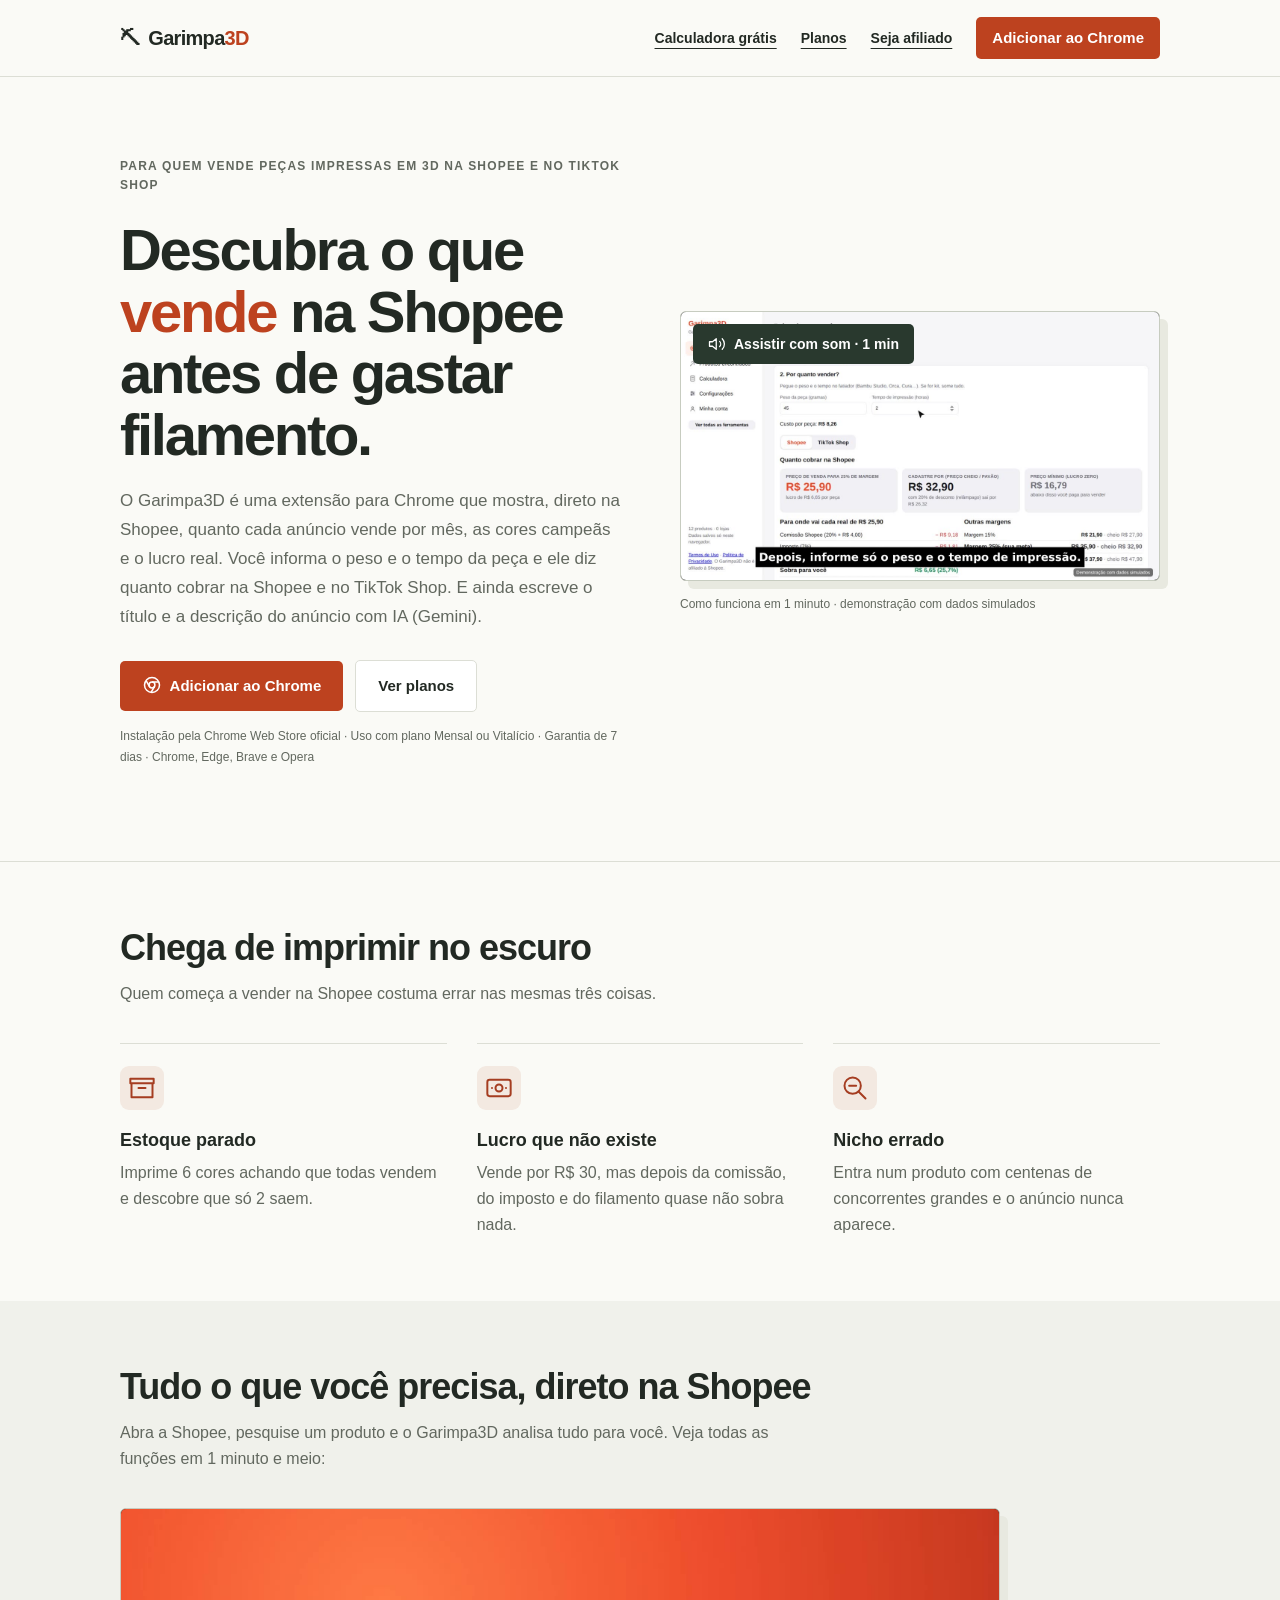
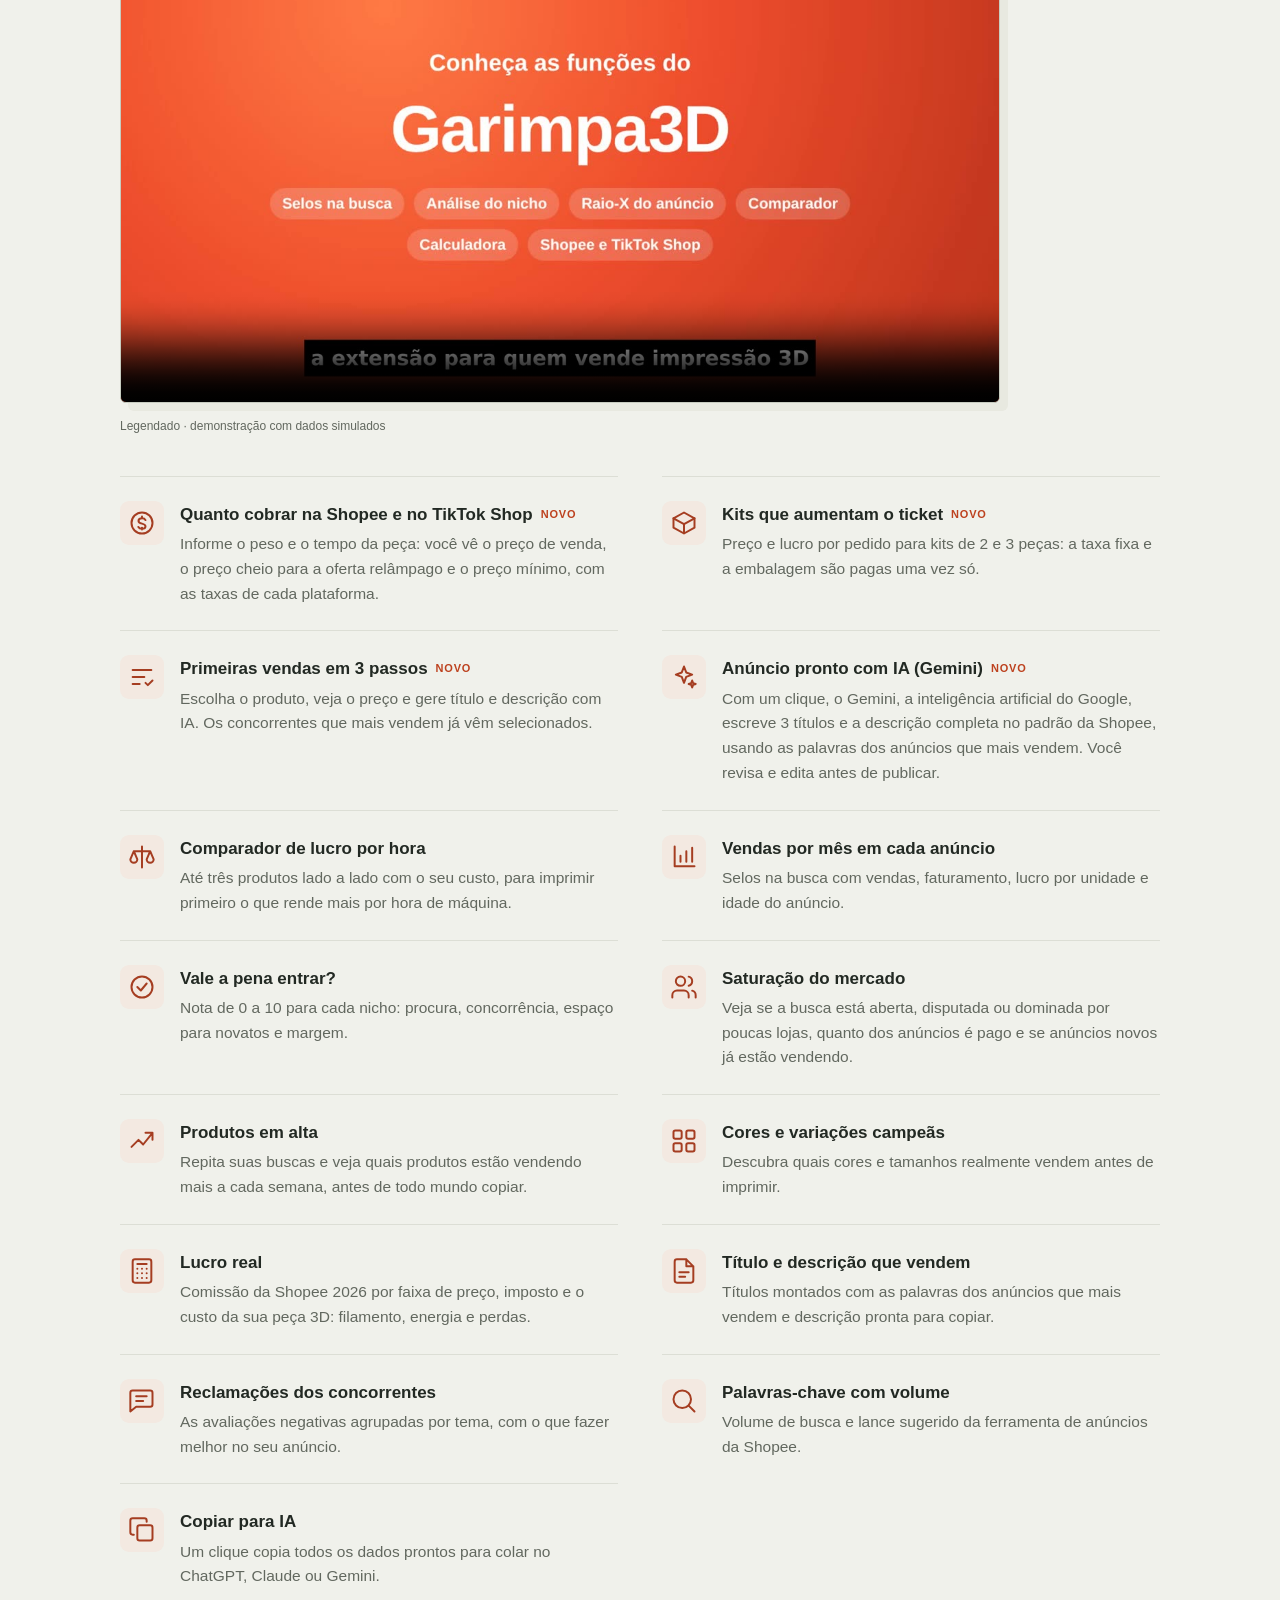
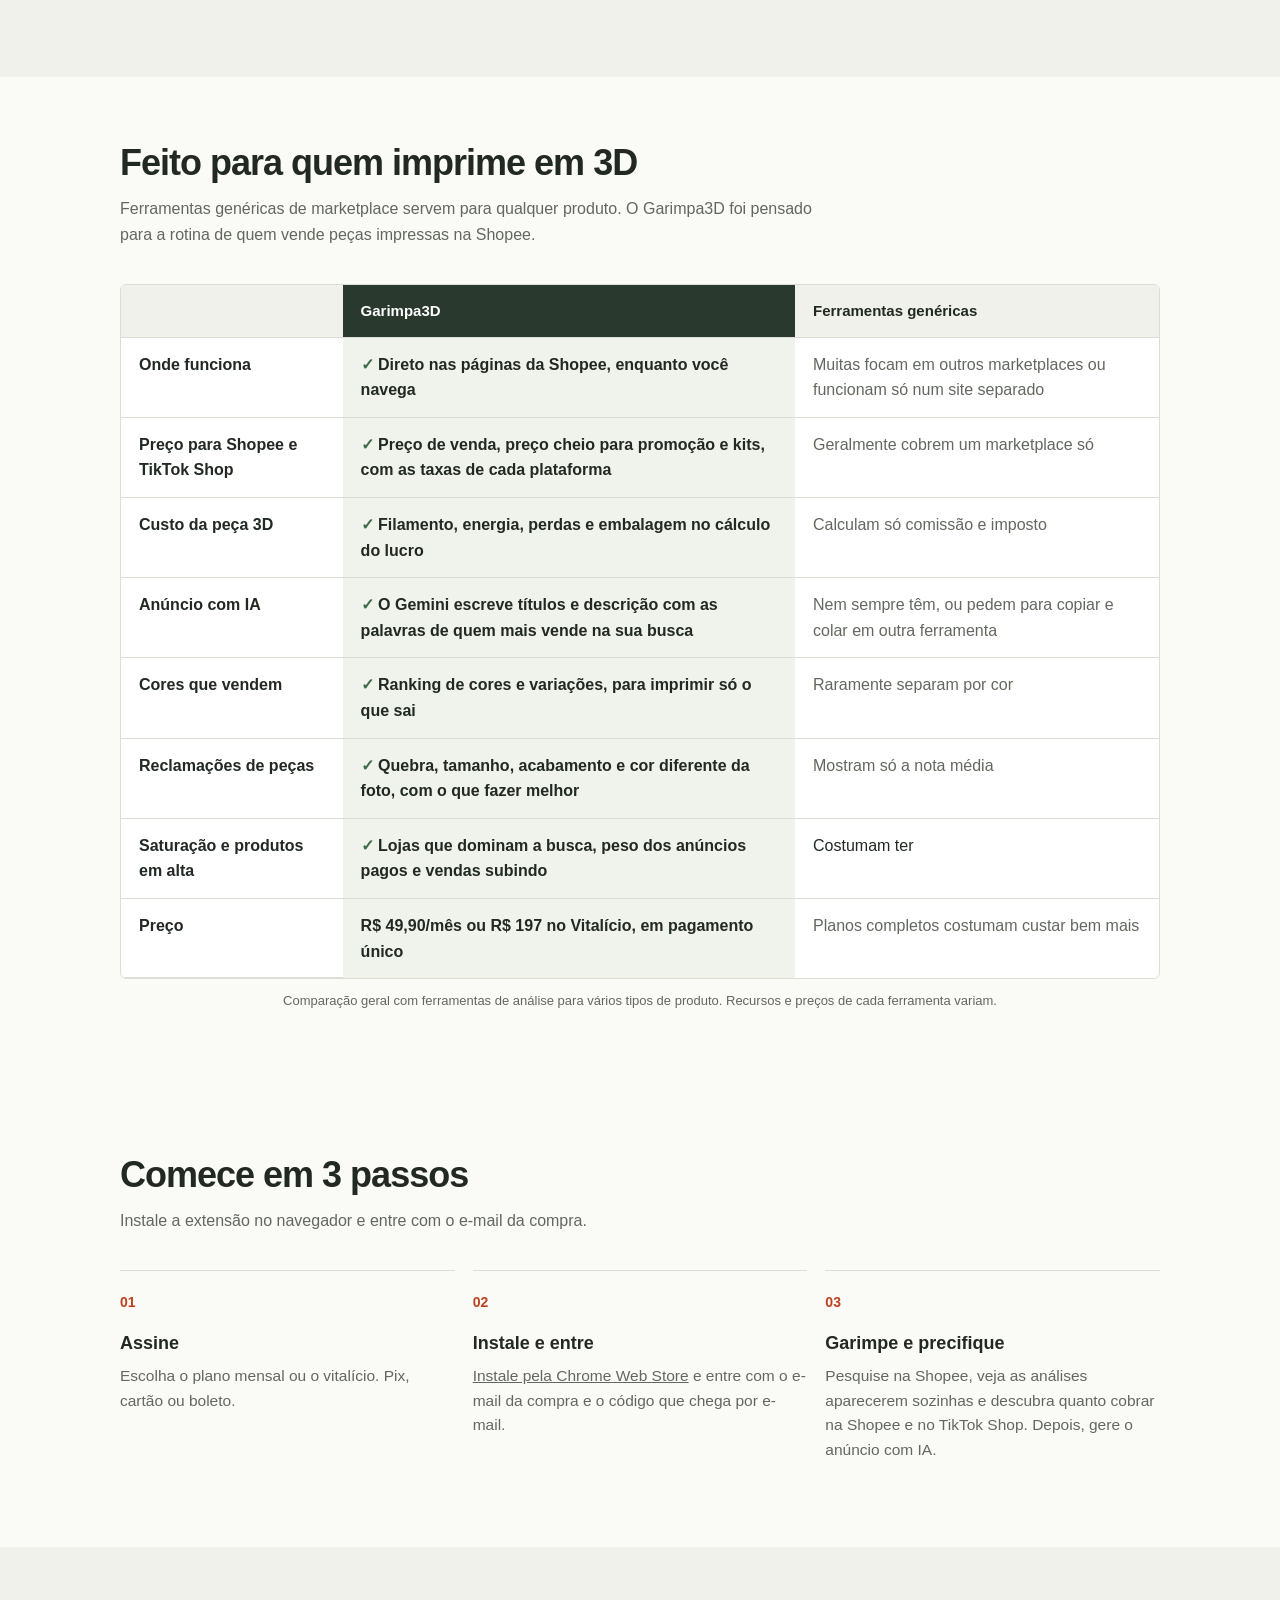
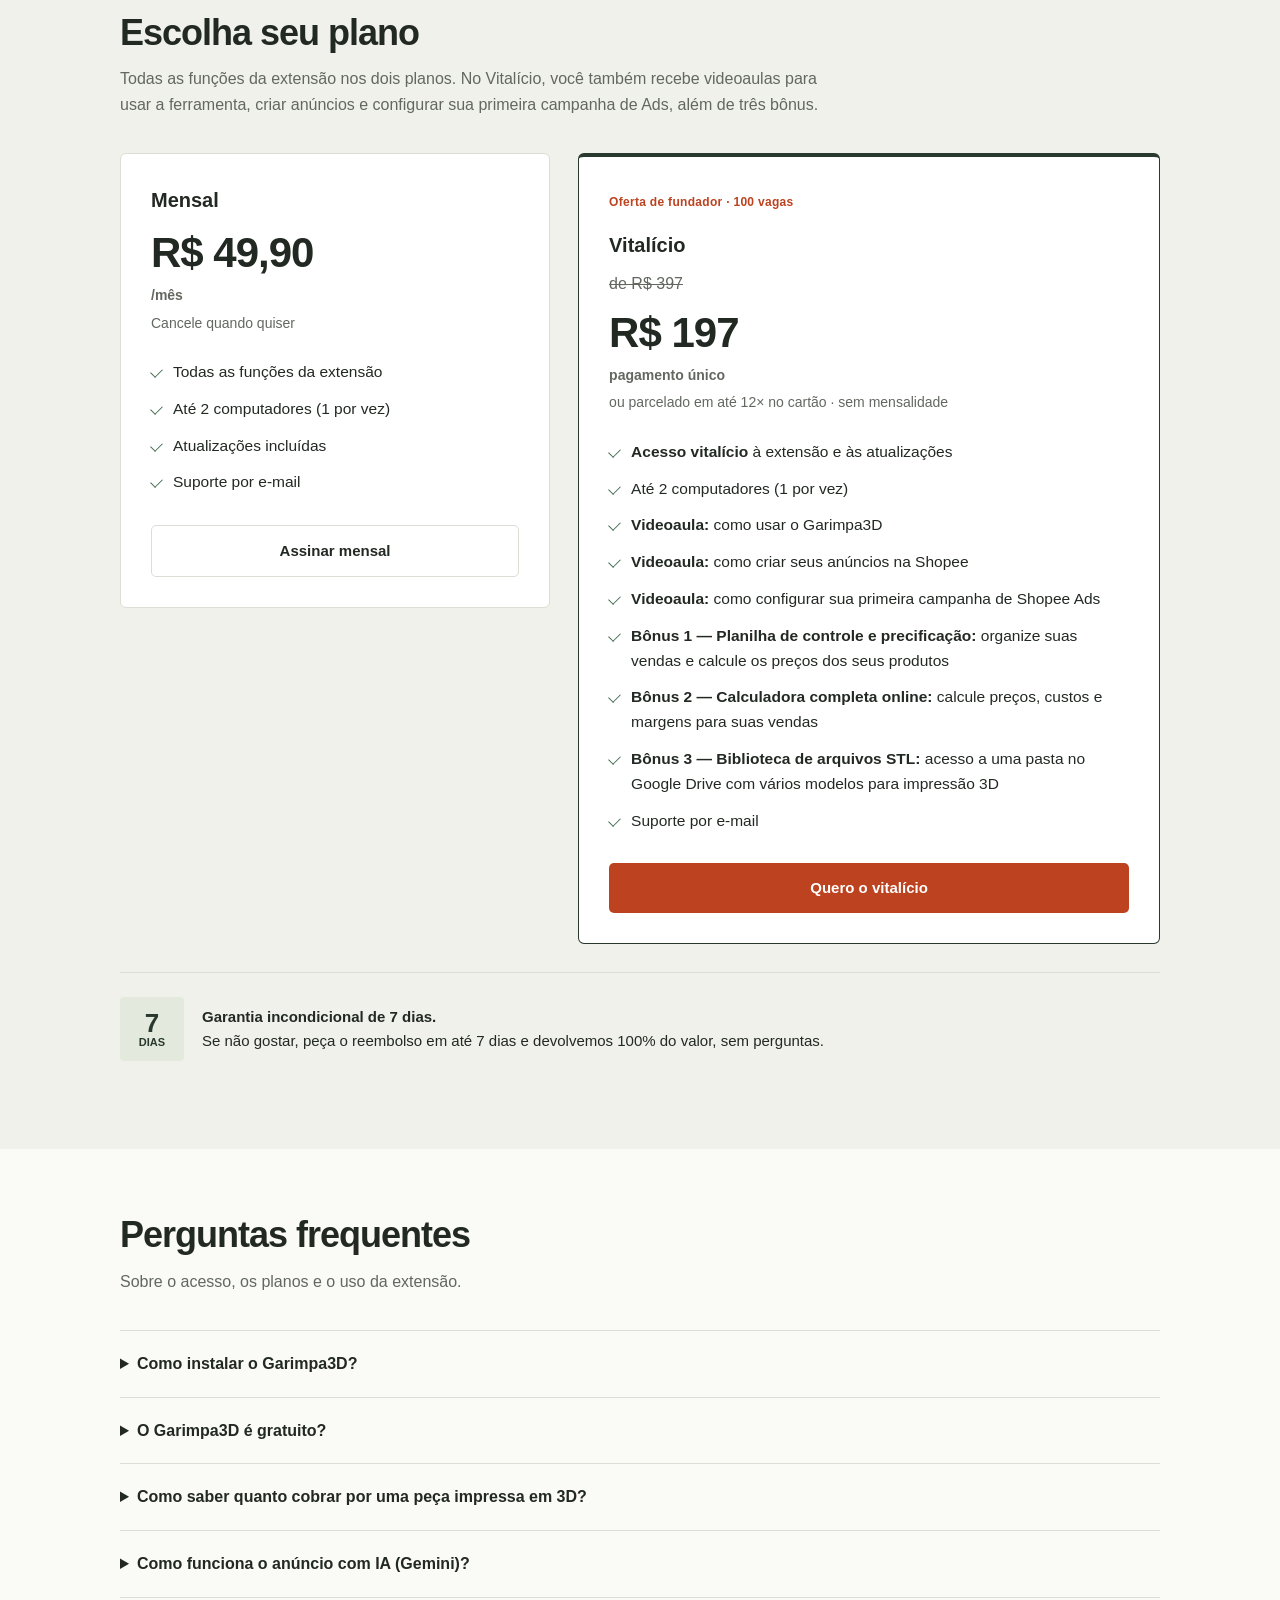
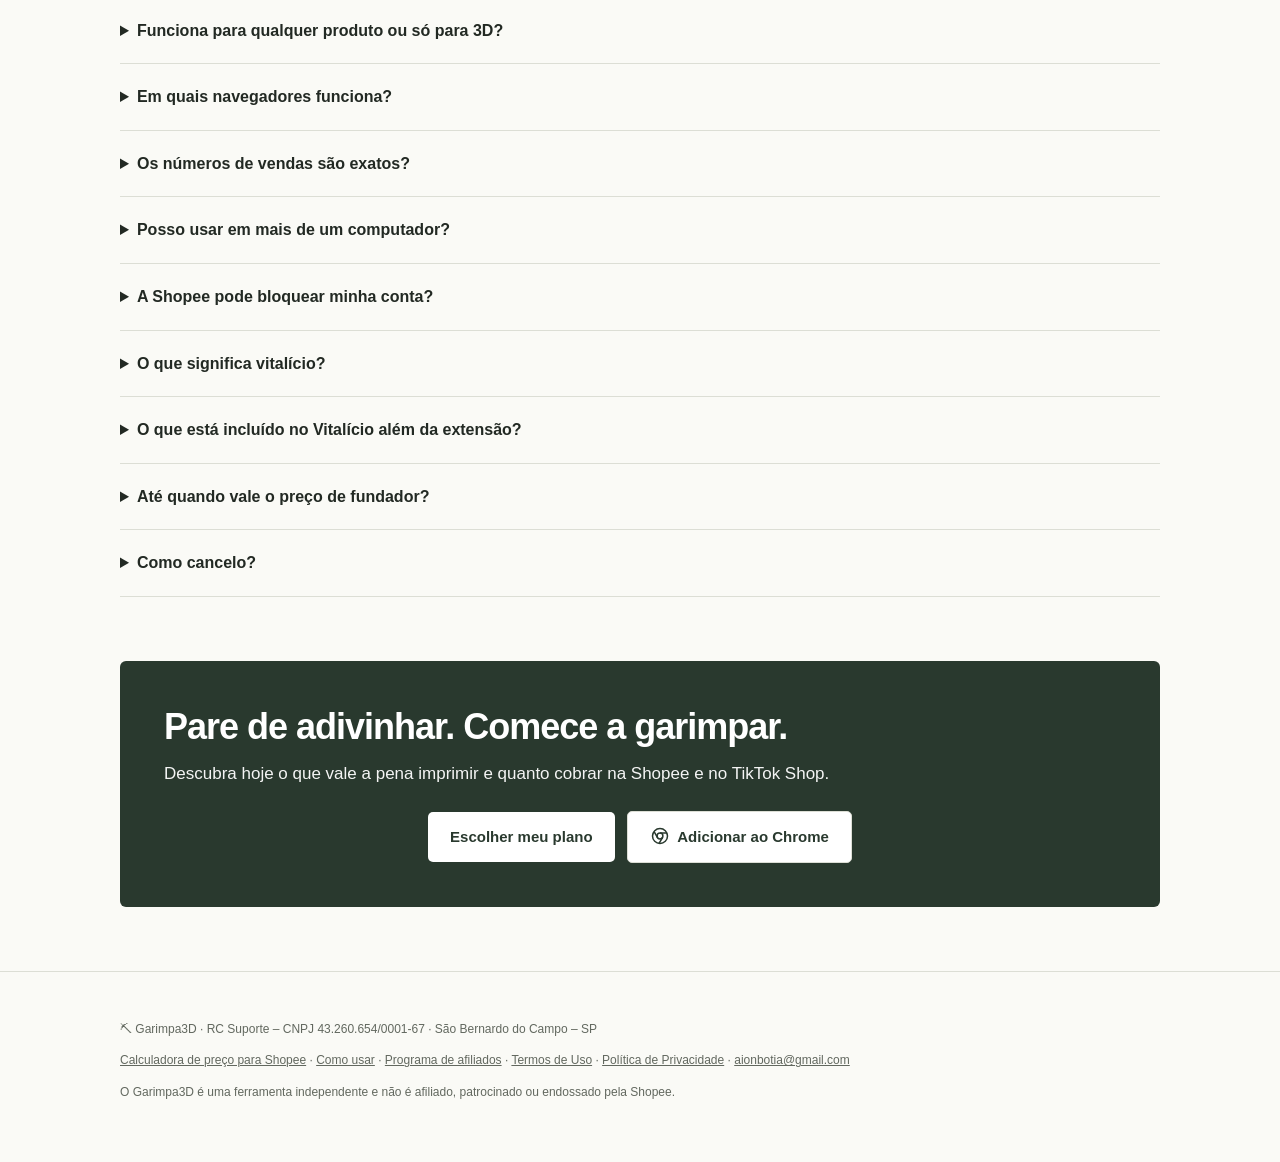
<file: index.html>
<!doctype html>
<html lang="pt-BR">
<head>
  <!-- Meta Pixel -->
  <script>
  !function(f,b,e,v,n,t,s){if(f.fbq)return;n=f.fbq=function(){n.callMethod?
  n.callMethod.apply(n,arguments):n.queue.push(arguments)};if(!f._fbq)f._fbq=n;
  n.push=n;n.loaded=!0;n.version='2.0';n.queue=[];t=b.createElement(e);t.async=!0;
  t.src=v;s=b.getElementsByTagName(e)[0];s.parentNode.insertBefore(t,s)}(window,
  document,'script','https://connect.facebook.net/en_US/fbevents.js');
  fbq('init','2542213162965315');
  fbq('track','PageView');
  </script>
  <noscript><img height="1" width="1" style="display:none" alt=""
  src="https://www.facebook.com/tr?id=2542213162965315&ev=PageView&noscript=1"></noscript>
  <!-- Fim Meta Pixel -->

  <meta charset="utf-8">
  <meta name="viewport" content="width=device-width, initial-scale=1">
  <title>Garimpa3D – Extensão Shopee para quem vende impressão 3D</title>
  <meta name="description" content="Extensão para Chrome que mostra vendas por mês na Shopee, cores campeãs e lucro real, e calcula quanto cobrar na Shopee e no TikTok Shop pela sua peça 3D.">
  <link rel="canonical" href="https://garimpa3d.vercel.app/">
  <meta name="robots" content="index, follow, max-image-preview:large">
  <meta name="theme-color" content="#ee4d2d">
  <link rel="icon" href="/favicon.svg" type="image/svg+xml">
  <meta property="og:locale" content="pt_BR">
  <meta property="og:site_name" content="Garimpa3D">
  <meta property="og:type" content="website">
  <meta property="og:url" content="https://garimpa3d.vercel.app/">
  <meta property="og:title" content="Garimpa3D – Extensão Shopee para quem vende impressão 3D">
  <meta property="og:description" content="Extensão para Chrome que mostra vendas por mês na Shopee, cores campeãs e lucro real, e calcula quanto cobrar na Shopee e no TikTok Shop pela sua peça 3D.">
  <meta property="og:image" content="https://garimpa3d.vercel.app/videos/garimpa3d-em-1-minuto.jpg">
  <meta property="og:image:width" content="1280">
  <meta property="og:image:height" content="720">
  <meta name="twitter:card" content="summary_large_image">
  <meta name="twitter:title" content="Garimpa3D – Extensão Shopee para quem vende impressão 3D">
  <meta name="twitter:description" content="Extensão para Chrome que mostra vendas por mês na Shopee, cores campeãs e lucro real, e calcula quanto cobrar na Shopee e no TikTok Shop pela sua peça 3D.">
  <meta name="twitter:image" content="https://garimpa3d.vercel.app/videos/garimpa3d-em-1-minuto.jpg">
  <style>
    :root { --ink: #222923; --muted: #62685f; --line: #dcded5; --soft: #f0f1eb; --accent: #bd421f; --good: #3f6b4d; --bg: #fafaf6; }
    * { box-sizing: border-box; }
    body { margin: 0; background: var(--bg); color: var(--ink); font: 17px/1.6 -apple-system, "Segoe UI", Roboto, Arial, sans-serif; }
    a { color: inherit; }
    .wrap { max-width: 1080px; margin: 0 auto; padding: 0 20px; }
    header { position: sticky; top: 0; z-index: 10; background: rgba(255,255,255,.92); backdrop-filter: blur(8px); border-bottom: 1px solid var(--line); }
    header .wrap { display: flex; align-items: center; justify-content: space-between; height: 64px; }
    .logo { font-weight: 800; font-size: 20px; text-decoration: none; }
    .logo span { color: var(--accent); }
    .btn { display: inline-block; background: var(--accent); color: #fff; text-decoration: none; font-weight: 700; padding: 14px 26px; border-radius: 5px; box-shadow: none; transition: transform .15s; }
    .btn:hover { transform: translateY(-2px); }
    .btn.sm { padding: 9px 16px; font-size: 15px; box-shadow: none; }
    .btn.ghost { background: #fff; color: var(--ink); border: 1px solid var(--line); box-shadow: none; }

    .hero { padding: 72px 0 56px; background: radial-gradient(1200px 400px at 70% 0%, #fff1ec 0%, #fff 60%); }
    .hero .wrap { display: grid; grid-template-columns: 1.05fr 1fr; gap: 48px; align-items: center; }
    .tag { display: inline-block; background: #fff1ec; color: var(--accent); font-weight: 700; font-size: 14px; padding: 5px 12px; border-radius: 999px; }
    h1 { font-size: clamp(34px, 5vw, 52px); line-height: 1.1; margin: 16px 0; letter-spacing: -.5px; }
    h1 em { font-style: normal; color: var(--accent); }
    .lead { font-size: 19px; color: var(--muted); margin: 0 0 28px; }
    .cta-row { display: flex; gap: 12px; flex-wrap: wrap; align-items: center; }
    .micro { color: var(--muted); font-size: 14px; margin-top: 14px; }

    .mock { background: #fff; border: 1px solid var(--line); border-radius: 6px; box-shadow: 0 30px 80px rgba(20,20,40,.14); overflow: hidden; }
    .mock-head { background: var(--accent); color: #fff; padding: 12px 16px; font-weight: 800; display: flex; justify-content: space-between; }
    .mock-head small { font-weight: 500; opacity: .9; }
    .mock-body { padding: 16px; }
    .score { display: flex; gap: 14px; align-items: center; background: #f0fdf4; border-left: 4px solid var(--good); border-radius: 10px; padding: 10px 14px; margin-bottom: 12px; }
    .score b { font-size: 30px; color: var(--good); }
    .kpis { display: grid; grid-template-columns: repeat(3, 1fr); gap: 8px; }
    .kpi { background: var(--soft); border-radius: 10px; padding: 10px; }
    .kpi b { display: block; font-size: 18px; }
    .kpi span { font-size: 11px; color: var(--muted); text-transform: uppercase; }
    .kpi.hl { background: #fff1ec; } .kpi.hl b { color: var(--accent); }
    .bars { margin-top: 12px; }
    .bar-row { display: flex; align-items: center; gap: 8px; font-size: 14px; margin: 6px 0; }
    .dot { width: 12px; height: 12px; border-radius: 50%; border: 1px solid rgba(0,0,0,.15); }
    .bar { flex: 1; height: 7px; background: var(--soft); border-radius: 4px; overflow: hidden; }
    .bar i { display: block; height: 100%; background: var(--accent); }
    .mock-note { font-size: 12px; color: var(--muted); margin-top: 10px; text-align: center; }

    section { padding: 72px 0; }
    section.alt { background: var(--soft); }
    h2 { font-size: clamp(28px, 3.6vw, 38px); line-height: 1.2; margin: 0 0 12px; text-align: center; }
    .sub { text-align: center; color: var(--muted); max-width: 680px; margin: 0 auto 40px; }

    .pains { display: grid; grid-template-columns: repeat(3, 1fr); gap: 18px; }
    .pain { background: #fff; border: 1px solid var(--line); border-radius: 6px; padding: 22px; }
    .pain .ico { font-size: 28px; }
    .pain h3 { margin: 8px 0 6px; font-size: 19px; }
    .pain p { margin: 0; color: var(--muted); font-size: 16px; }

    .features { display: grid; grid-template-columns: repeat(2, 1fr); gap: 18px; }
    .feat { display: flex; gap: 14px; background: #fff; border: 1px solid var(--line); border-radius: 6px; padding: 20px; }
    .feat .ico { flex: none; width: 46px; height: 46px; border-radius: 5px; background: #fff1ec; display: grid; place-items: center; font-size: 22px; }
    .feat h3 { margin: 0 0 4px; font-size: 18px; }
    .feat p { margin: 0; color: var(--muted); font-size: 15.5px; }

    .steps { display: grid; grid-template-columns: repeat(3, 1fr); gap: 18px; counter-reset: s; }
    .step { text-align: center; padding: 10px 16px; }
    .step::before { counter-increment: s; content: counter(s); display: grid; place-items: center; width: 46px; height: 46px; margin: 0 auto 12px; border-radius: 50%; background: var(--accent); color: #fff; font-weight: 800; font-size: 20px; }
    .step h3 { margin: 0 0 6px; font-size: 18px; }
    .step p { margin: 0; color: var(--muted); font-size: 15.5px; }

    .plans { display: grid; grid-template-columns: repeat(2, minmax(0, 360px)); gap: 20px; justify-content: center; }
    .plan { position: relative; background: #fff; border: 1px solid var(--line); border-radius: 6px; padding: 28px; text-align: center; }
    .plan.best { border: 2px solid var(--accent); box-shadow: none; }
    .ribbon { position: absolute; top: -14px; left: 50%; transform: translateX(-50%); background: var(--accent); color: #fff; font-size: 13px; font-weight: 700; padding: 4px 14px; border-radius: 999px; white-space: nowrap; }
    .plan h3 { margin: 0; font-size: 20px; }
    .price { font-size: 42px; font-weight: 800; margin: 12px 0 0; letter-spacing: -1px; }
    .price small { font-size: 16px; font-weight: 600; color: var(--muted); letter-spacing: 0; }
    .price-note { color: var(--muted); font-size: 14px; min-height: 22px; }
    .price-old { color: var(--muted); font-size: 16px; text-decoration: line-through; margin-top: 10px; }
    .plan ul { list-style: none; padding: 0; margin: 20px 0 24px; text-align: left; }
    .plan li { padding: 6px 0 6px 26px; position: relative; font-size: 15.5px; }
    .plan li::before { content: "✓"; position: absolute; left: 0; color: var(--good); font-weight: 800; }
    .plan .btn { display: block; }

    .guarantee { display: flex; gap: 18px; align-items: center; max-width: 720px; margin: 36px auto 0; background: #fff; border: 1px solid var(--line); border-radius: 6px; padding: 20px 24px; }
    .seal { flex: none; width: 76px; height: 76px; border-radius: 50%; background: var(--accent); color: #fff; display: grid; place-items: center; text-align: center; font-weight: 800; line-height: 1.05; font-size: 15px; }
    .seal b { font-size: 26px; display: block; }

    .compare-wrap { overflow-x: auto; max-width: 860px; margin: 0 auto; }
    .compare { width: 100%; border-collapse: separate; border-spacing: 0; background: #fff; border: 1px solid var(--line); border-radius: 6px; overflow: hidden; font-size: 16px; }
    .compare th, .compare td { padding: 14px 18px; text-align: left; border-bottom: 1px solid var(--line); vertical-align: top; }
    .compare tr:last-child td { border-bottom: 0; }
    .compare thead th { background: var(--soft); font-size: 15px; }
    .compare thead th.us { background: var(--accent); color: #fff; }
    .compare td.us { background: #fff7f4; font-weight: 600; }
    .compare .yes { color: var(--good); font-weight: 800; }
    .compare .no { color: var(--muted); }
    .compare-note { text-align: center; color: var(--muted); font-size: 13px; margin-top: 12px; }

    details { background: #fff; border: 1px solid var(--line); border-radius: 5px; padding: 16px 20px; margin: 0 auto 10px; max-width: 760px; }
    summary { cursor: pointer; font-weight: 700; }
    details p { color: var(--muted); margin: 10px 0 0; }

    .final { text-align: center; background: linear-gradient(135deg, var(--accent), var(--accent-2)); color: #fff; border-radius: 22px; padding: 48px 24px; }
    .final h2 { color: #fff; }
    .final p { opacity: .95; margin: 0 0 24px; }
    .final .btn { background: #fff; color: var(--accent); }

    footer { padding: 36px 0 48px; color: var(--muted); font-size: 14px; text-align: center; }
    footer a { color: var(--muted); }

    @media (max-width: 860px) {
      .hero .wrap, .features, .pains, .steps, .plans { grid-template-columns: 1fr; }
      .hero { padding-top: 40px; }
      .guarantee { flex-direction: column; text-align: center; }
    }

    html { scroll-padding-top: 90px; }
    .icon { width: 26px; height: 26px; flex: none; vertical-align: middle; }
    a:focus-visible, summary:focus-visible { outline: 3px solid var(--accent); outline-offset: 5px; }
    header { background: rgba(250,250,246,.97); }
    header .wrap { height: 76px; }
    .logo { display: inline-flex; align-items: center; gap: 9px; letter-spacing: -.7px; }
    .logo .icon { width: 32px; height: 32px; color: var(--accent); }
    .logo span { color: inherit; }
    .header-actions { display: flex; gap: 24px; align-items: center; }
    .header-link { font-size: 14px; font-weight: 600; text-underline-offset: 5px; }
    .hero { padding: 80px 0; background: none; border-bottom: 1px solid var(--line); }
    .hero .wrap { gap: 56px; }
    .tag { padding: 0; background: none; color: var(--muted); border-radius: 0; font-size: 12px; letter-spacing: 1.2px; text-transform: uppercase; }
    h1 { font-size: clamp(38px, 4.7vw, 58px); font-weight: 700; letter-spacing: -2.3px; line-height: 1.06; margin: 22px 0; }
    .lead { font-size: 17px; line-height: 1.7; }
    .btn { font-size: 15px; padding: 13px 22px; }
    .btn:hover { transform: none; background: #9e3518; }
    .btn.ghost:hover { background: var(--soft); }
    .micro { font-size: 12px; line-height: 1.8; }
    .mock { box-shadow: 8px 8px 0 #e8e9e0; border-color: #c7ccc0; }
    .mock-head { background: #29392e; align-items: center; gap: 10px; flex-wrap: wrap; font-size: 14px; }
    .mock-brand { display: inline-flex; align-items: center; gap: 7px; }
    .mock-brand .icon { width: 20px; height: 20px; }
    .mock-head small { font-size: 11px; }
    .mock-body { padding: 20px; }
    .score { background: #eff3eb; border-radius: 3px; }
    .kpi { border-radius: 3px; }
    .kpi.hl { background: #f5eee5; }
    section { padding: 64px 0; }
    h2 { text-align: left; letter-spacing: -1px; font-size: clamp(27px, 3.2vw, 36px); font-weight: 650; }
    .sub { text-align: left; margin: 0 0 36px; max-width: 700px; font-size: 16px; }
    .pains { gap: 30px; }
    .pain { background: none; padding: 22px 0 0; border: 0; border-top: 1px solid var(--line); border-radius: 0; }
    .pain .ico { color: var(--accent); margin-bottom: 16px; }
    .pain h3 { font-size: 18px; }
    .features { column-gap: 44px; row-gap: 0; }
    .feat { background: none; border: 0; border-top: 1px solid var(--line); border-radius: 0; padding: 24px 0; gap: 16px; }
    .feat .ico { width: 30px; height: 30px; background: none; color: var(--accent); border-radius: 0; }
    .feat h3 { font-size: 17px; }
    .step { text-align: left; padding: 20px 0; border-top: 1px solid var(--line); }
    .step::before { content: '0' counter(s); display: block; margin: 0 0 16px; width: auto; height: auto; color: var(--accent); background: none; border-radius: 0; font-size: 14px; font-variant-numeric: tabular-nums; }
    .plans { grid-template-columns: minmax(0, .85fr) minmax(0, 1.15fr); align-items: start; gap: 28px; }
    .plan { text-align: left; padding: 30px; }
    .plan.best { border: 1px solid #29392e; border-top: 4px solid #29392e; }
    .ribbon { position: static; display: inline-block; transform: none; background: none; color: var(--accent); padding: 0; border-radius: 0; margin-bottom: 16px; font-size: 12px; letter-spacing: .3px; }
    .price { line-height: 1.2; margin-bottom: 8px; }
    .price small { display: block; font-size: 14px; margin-top: 8px; }
    .plan li { padding-left: 22px; }
    .plan li::before { content: ''; width: 10px; height: 6px; border-left: 1.5px solid var(--good); border-bottom: 1.5px solid var(--good); transform: rotate(-45deg); top: 14px; }
    .plan .btn { text-align: center; }
    .guarantee { max-width: none; margin-top: 28px; padding: 24px 0; border: 0; border-top: 1px solid var(--line); background: none; border-radius: 0; font-size: 15px; }
    .seal { width: 64px; height: 64px; border-radius: 4px; background: #e3e9dc; color: #29392e; font-size: 11px; }
    .compare-wrap { max-width: none; }
    .compare thead th.us { background: #29392e; }
    .compare td.us { background: #eff3eb; }
    details { max-width: none; background: none; border: 0; border-top: 1px solid var(--line); border-radius: 0; margin: 0; padding: 20px 0; }
    details:last-child { border-bottom: 1px solid var(--line); }
    summary { font-size: 16px; }
    .final { text-align: left; background: #29392e; border-radius: 6px; padding: 44px; }
    .final .btn { color: #29392e; }
    .final .btn:hover { background: #e3e9dc; }
    footer { text-align: left; border-top: 1px solid var(--line); font-size: 12px; }
    footer .icon { width: 20px; height: 20px; margin-right: 5px; }
    @media (max-width: 860px) {
      .hero .wrap, .plans { grid-template-columns: 1fr; }
      .hero { padding: 44px 0 56px; }
      .hero .wrap { gap: 36px; }
      .guarantee { flex-direction: row; text-align: left; align-items: flex-start; }
      section { padding: 44px 0; }
    }
    @media (max-width: 480px) {
      .wrap { padding: 0 18px; }
      header .wrap { height: 68px; }
      .logo { font-size: 18px; gap: 5px; }
      .logo .icon { width: 25px; height: 25px; }
      .header-actions { gap: 10px; }
      .header-link { max-width: 74px; font-size: 11px; line-height: 1.3; }
      .btn.sm { padding: 8px 11px; font-size: 12px; }
      h1 { letter-spacing: -1.5px; }
      .mock-body { padding: 12px; }
      .kpi { padding: 8px; }
      .kpi b { font-size: 16px; }
      .kpi span { font-size: 9px; }
      .plan { padding: 24px; }
      .compare { min-width: 620px; }
      .final { padding: 28px 22px; }
    }
    .video { position: relative; background: #111; border: 1px solid #c7ccc0; border-radius: 6px; overflow: hidden; box-shadow: 8px 8px 0 #e8e9e0; aspect-ratio: 16 / 9; }
    .video video { display: block; width: 100%; height: 100%; object-fit: cover; }
    .video .sound { position: absolute; left: 12px; top: 12px; border: 0; cursor: pointer; background: #29392e; color: #fff; font: 700 14px/1 -apple-system, "Segoe UI", Roboto, Arial, sans-serif; padding: 11px 15px; border-radius: 5px; display: inline-flex; gap: 8px; align-items: center; }
    .video .sound .icon { width: 18px; height: 18px; }
    .video .sound:hover { background: var(--accent); }
    .video .sound:focus-visible { outline: 3px solid var(--accent); outline-offset: 3px; }
    .video.playing .sound { display: none; }
    .video-note { font-size: 12px; color: var(--muted); margin-top: 14px; }
    .video-wide { max-width: 880px; margin: 0 0 40px; }
    .new { display: inline-block; margin-left: 8px; font-size: 11px; font-weight: 700; letter-spacing: .8px; text-transform: uppercase; color: var(--accent); vertical-align: 2px; }
    @media (max-width: 480px) { .video .sound { font-size: 12px; padding: 9px 12px; } }
    @media (prefers-reduced-motion: reduce) { .btn { transition: none; } }

    /* Ícones de funções e benefícios; a marca mantém suas dimensões. */
    .pain .ico, .feat .ico {
      display: flex; align-items: center; justify-content: center;
      flex: 0 0 44px; width: 44px; height: 44px;
      color: #a53d21; background: #f3e9e1; border-radius: 9px;
      font-size: 0; line-height: 1;
    }
    .pain .ico .icon, .feat .ico .icon {
      display: block; flex: 0 0 28px; width: 28px; height: 28px;
      min-width: 28px; overflow: visible;
    }
      @media (max-width: 560px) { .header-actions .header-link { display: none; } }
    .btn .icon { width: 20px; height: 20px; vertical-align: -4px; margin-right: 4px; }
  </style>
  <script type="application/ld+json">{"@context":"https://schema.org","@graph":[{"@type":"Organization","@id":"https://garimpa3d.vercel.app/#org","name":"Garimpa3D","url":"https://garimpa3d.vercel.app/","logo":"https://garimpa3d.vercel.app/favicon.svg","email":"aionbotia@gmail.com","sameAs":["https://chromewebstore.google.com/detail/garimpa3d-%E2%80%93-an%C3%A1lise-para/jiiohhjnhpomgkfofaogiedilaioimec?hl=pt-BR"]},{"@type":"WebSite","@id":"https://garimpa3d.vercel.app/#site","url":"https://garimpa3d.vercel.app/","name":"Garimpa3D","inLanguage":"pt-BR","publisher":{"@id":"https://garimpa3d.vercel.app/#org"}},{"@type":"SoftwareApplication","@id":"https://garimpa3d.vercel.app/#app","name":"Garimpa3D – Análise para vendedores 3D","applicationCategory":"BusinessApplication","applicationSubCategory":"Extensão de navegador","operatingSystem":"Google Chrome, Microsoft Edge, Brave, Opera","url":"https://garimpa3d.vercel.app/","installUrl":"https://chromewebstore.google.com/detail/garimpa3d-%E2%80%93-an%C3%A1lise-para/jiiohhjnhpomgkfofaogiedilaioimec?hl=pt-BR","downloadUrl":"https://chromewebstore.google.com/detail/garimpa3d-%E2%80%93-an%C3%A1lise-para/jiiohhjnhpomgkfofaogiedilaioimec?hl=pt-BR","inLanguage":"pt-BR","description":"Extensão para Chrome que mostra vendas por mês na Shopee, cores campeãs e lucro real, e calcula quanto cobrar na Shopee e no TikTok Shop pela sua peça 3D.","publisher":{"@id":"https://garimpa3d.vercel.app/#org"},"image":"https://garimpa3d.vercel.app/videos/garimpa3d-em-1-minuto.jpg","offers":[{"@type":"Offer","name":"Plano Mensal","price":"49.90","priceCurrency":"BRL","url":"https://pay.kiwify.com.br/4R8F7N6"},{"@type":"Offer","name":"Plano Vitalício","price":"197.00","priceCurrency":"BRL","url":"https://pay.kiwify.com.br/8T07aas"}],"featureList":["Vendas por mês e faturamento de cada anúncio da Shopee","Nota do nicho: vale a pena entrar?","Cores e variações que mais vendem","Preço para Shopee e TikTok Shop a partir do peso e do tempo de impressão","Kits de 2 e 3 peças","Anúncio gerado com IA (Google Gemini): títulos e descrição","Calculadora de custo da peça 3D e lucro real"]},{"@type":"VideoObject","name":"Garimpa3D em 1 minuto","description":"Como o Garimpa3D mostra na Shopee o que vende e quanto cobrar na Shopee e no TikTok Shop (demonstração com dados simulados).","thumbnailUrl":"https://garimpa3d.vercel.app/videos/garimpa3d-em-1-minuto.jpg","contentUrl":"https://garimpa3d.vercel.app/videos/garimpa3d-em-1-minuto.mp4","uploadDate":"2026-09-21T17:00:00-03:00","duration":"PT1M3S","inLanguage":"pt-BR"},{"@type":"VideoObject","name":"Funções do Garimpa3D","description":"Todas as funções da extensão Garimpa3D para quem vende peças impressas em 3D na Shopee (demonstração com dados simulados).","thumbnailUrl":"https://garimpa3d.vercel.app/videos/garimpa3d-funcoes.jpg","contentUrl":"https://garimpa3d.vercel.app/videos/garimpa3d-funcoes.mp4","uploadDate":"2026-09-21T17:00:00-03:00","duration":"PT1M39S","inLanguage":"pt-BR"},{"@type":"FAQPage","mainEntity":[{"@type":"Question","name":"Como instalar o Garimpa3D?","acceptedAnswer":{"@type":"Answer","text":"Pela Chrome Web Store oficial: abra a página do Garimpa3D na Chrome Web Store, clique em \"Usar no Chrome\" e fixe o ícone na barra do navegador. Depois entre com o e-mail usado na compra. No Edge, Brave e Opera a instalação é pela mesma loja."}},{"@type":"Question","name":"O Garimpa3D é gratuito?","acceptedAnswer":{"@type":"Answer","text":"A instalação pela Chrome Web Store é gratuita, mas para usar as análises é preciso um plano (Mensal ou Vitalício), com garantia de 7 dias. A calculadora de preço para Shopee é grátis e não precisa de cadastro."}},{"@type":"Question","name":"Como saber quanto cobrar por uma peça impressa em 3D?","acceptedAnswer":{"@type":"Answer","text":"Some filamento, energia, perdas e embalagem para ter o custo da peça e acrescente a comissão da plataforma, o imposto e a margem que você quer. A calculadora faz essa conta para a Shopee. Na extensão, você informa o peso e o tempo de impressão e vê o preço de venda, o preço cheio para a oferta relâmpago e o preço mínimo na Shopee e no TikTok Shop."}},{"@type":"Question","name":"Como funciona o anúncio com IA (Gemini)?","acceptedAnswer":{"@type":"Answer","text":"No passo 3 de \"Primeiras vendas\", clique em \"Gerar anúncio com Gemini\": a extensão envia ao Google os dados do produto que você escolheu e recebe 3 títulos e uma descrição no padrão da Shopee, montados com as palavras dos anúncios que mais vendem. Os dados só são enviados quando você clica, e o uso tem limite mensal por conta. Se preferir, o botão \"Copiar texto para outra IA\" leva tudo para o ChatGPT, o Claude ou outra IA. Revise medidas, cores e material antes de publicar."}},{"@type":"Question","name":"Funciona para qualquer produto ou só para 3D?","acceptedAnswer":{"@type":"Answer","text":"Funciona em qualquer busca da Shopee. Ele já vem com o nicho \"Impressão 3D\" configurado e tem a calculadora de custo de peça impressa, mas você pode criar outros nichos."}},{"@type":"Question","name":"Em quais navegadores funciona?","acceptedAnswer":{"@type":"Answer","text":"Google Chrome e navegadores baseados nele: Microsoft Edge, Brave e Opera, no computador."}},{"@type":"Question","name":"Os números de vendas são exatos?","acceptedAnswer":{"@type":"Answer","text":"Vendas por mês e total vendido vêm da própria Shopee. Faturamento, lucro dos concorrentes e vendas por variação são estimativas calculadas a partir desses dados."}},{"@type":"Question","name":"Posso usar em mais de um computador?","acceptedAnswer":{"@type":"Answer","text":"Sim, em até 2 computadores cadastrados, um de cada vez. A assinatura é pessoal e não pode ser compartilhada."}},{"@type":"Question","name":"A Shopee pode bloquear minha conta?","acceptedAnswer":{"@type":"Answer","text":"O Garimpa3D só lê as informações que a própria Shopee já mostra na tela enquanto você navega. Ele não faz ações automáticas na sua conta, como seguir pessoas em massa."}},{"@type":"Question","name":"O que significa vitalício?","acceptedAnswer":{"@type":"Answer","text":"Você paga uma vez e usa o Garimpa3D sem mensalidade, com todas as atualizações, enquanto o produto for oferecido. Se um dia ele for encerrado, avisamos com pelo menos 90 dias de antecedência. As aulas e a planilha ficam com você."}},{"@type":"Question","name":"O que está incluído no Vitalício além da extensão?","acceptedAnswer":{"@type":"Answer","text":"Videoaulas de como usar o Garimpa3D, criar anúncios na Shopee e configurar sua primeira campanha de Shopee Ads. Você também recebe uma planilha de controle e cálculo de preços para vendas, uma calculadora completa online e acesso a uma pasta no Google Drive com vários arquivos STL para impressão 3D."}},{"@type":"Question","name":"Até quando vale o preço de fundador?","acceptedAnswer":{"@type":"Answer","text":"Até acabarem as 100 vagas. Depois o Vitalício passa a custar R$ 397."}},{"@type":"Question","name":"Como cancelo?","acceptedAnswer":{"@type":"Answer","text":"O Mensal é cancelado pela própria Kiwify, a qualquer momento, sem multa; o acesso continua até o fim do mês pago. Nos dois planos você tem 7 dias de garantia com reembolso integral."}}]}]}</script>
</head>
<body>

<header>
  <div class="wrap">
    <a class="logo" href="/">⛏ <span>Garimpa<span style="color:var(--accent)">3D</span></span></a>
    <nav class="header-actions" aria-label="Navegação principal"><a class="header-link" href="calculadora.html">Calculadora grátis</a><a class="header-link" href="#planos">Planos</a><a class="header-link" href="afiliados.html">Seja afiliado</a><a class="btn sm" href="https://chromewebstore.google.com/detail/garimpa3d-%E2%80%93-an%C3%A1lise-para/jiiohhjnhpomgkfofaogiedilaioimec?hl=pt-BR&amp;utm_source=site&amp;utm_medium=topo&amp;utm_campaign=instalar">Adicionar ao Chrome</a></nav>
  </div>
</header>

<main>
<section class="hero">
  <div class="wrap">
    <div>
      <span class="tag">Para quem vende peças impressas em 3D na Shopee e no TikTok Shop</span>
      <h1>Descubra o que <em>vende</em> na Shopee antes de gastar filamento.</h1>
      <p class="lead">O Garimpa3D é uma extensão para Chrome que mostra, direto na Shopee, quanto cada anúncio vende por mês, as cores campeãs e o lucro real. Você informa o peso e o tempo da peça e ele diz quanto cobrar na Shopee e no TikTok Shop. E ainda escreve o título e a descrição do anúncio com IA (Gemini).</p>
      <div class="cta-row">
        <a class="btn" href="https://chromewebstore.google.com/detail/garimpa3d-%E2%80%93-an%C3%A1lise-para/jiiohhjnhpomgkfofaogiedilaioimec?hl=pt-BR&amp;utm_source=site&amp;utm_medium=hero&amp;utm_campaign=instalar"><svg class="icon" width="22" height="22" viewBox="0 0 24 24" fill="none" stroke="currentColor" stroke-width="1.8" aria-hidden="true" focusable="false"><circle cx="12" cy="12" r="9"/><circle cx="12" cy="12" r="3.5"/><path d="M12 8.5h8.2M9 13.8 4.9 6.7M15 13.8l-4.1 7.1"/></svg> Adicionar ao Chrome</a>
        <a class="btn ghost" href="#planos">Ver planos</a>
      </div>
      <p class="micro">Instalação pela Chrome Web Store oficial · Uso com plano Mensal ou Vitalício · Garantia de 7 dias · Chrome, Edge, Brave e Opera</p>
    </div>

    <div>
      <div class="video" data-video>
        <video src="videos/garimpa3d-em-1-minuto.mp4" poster="videos/garimpa3d-em-1-minuto.jpg" muted autoplay loop playsinline preload="metadata" aria-label="Vídeo: como o Garimpa3D funciona em 1 minuto"></video>
        <button class="sound" type="button" aria-label="Assistir ao vídeo com som desde o início"><svg class="icon" width="28" height="28" viewBox="0 0 24 24" fill="none" stroke="currentColor" stroke-width="1.7" stroke-linecap="round" stroke-linejoin="round" aria-hidden="true" focusable="false"><path d="M11 5 6 9H2v6h4l5 4V5Z"/><path d="M15.5 8.5a5 5 0 0 1 0 7M19 5a10 10 0 0 1 0 14"/></svg> Assistir com som · 1 min</button>
      </div>
      <p class="video-note">Como funciona em 1 minuto · demonstração com dados simulados</p>
    </div>
  </div>
</section>

<section>
  <div class="wrap">
    <h2>Chega de imprimir no escuro</h2>
    <p class="sub">Quem começa a vender na Shopee costuma errar nas mesmas três coisas.</p>
    <div class="pains">
      <div class="pain"><div class="ico"><svg class="icon" width="28" height="28" viewBox="0 0 24 24" fill="none" stroke="currentColor" stroke-width="1.7" stroke-linecap="round" stroke-linejoin="round" aria-hidden="true" focusable="false"><path d="M21 8v12H3V8M2 4h20v4H2zM9 12h6"/></svg></div><h3>Estoque parado</h3><p>Imprime 6 cores achando que todas vendem e descobre que só 2 saem.</p></div>
      <div class="pain"><div class="ico"><svg class="icon" width="28" height="28" viewBox="0 0 24 24" fill="none" stroke="currentColor" stroke-width="1.7" stroke-linecap="round" stroke-linejoin="round" aria-hidden="true" focusable="false"><rect x="2" y="5" width="20" height="14" rx="2"/><circle cx="12" cy="12" r="3"/><path d="M6 12h.01M18 12h.01"/></svg></div><h3>Lucro que não existe</h3><p>Vende por R$ 30, mas depois da comissão, do imposto e do filamento quase não sobra nada.</p></div>
      <div class="pain"><div class="ico"><svg class="icon" width="28" height="28" viewBox="0 0 24 24" fill="none" stroke="currentColor" stroke-width="1.7" stroke-linecap="round" stroke-linejoin="round" aria-hidden="true" focusable="false"><circle cx="10" cy="10" r="7"/><path d="m15 15 6 6M7 10h6"/></svg></div><h3>Nicho errado</h3><p>Entra num produto com centenas de concorrentes grandes e o anúncio nunca aparece.</p></div>
    </div>
  </div>
</section>

<section class="alt" id="funcoes">
  <div class="wrap">
    <h2>Tudo o que você precisa, direto na Shopee</h2>
    <p class="sub">Abra a Shopee, pesquise um produto e o Garimpa3D analisa tudo para você. Veja todas as funções em 1 minuto e meio:</p>
    <div class="video-wide">
      <div class="video" data-video>
        <video src="videos/garimpa3d-funcoes.mp4" poster="videos/garimpa3d-funcoes.jpg" preload="none" playsinline controls aria-label="Vídeo: todas as funções do Garimpa3D"></video>
      </div>
      <p class="video-note">Legendado · demonstração com dados simulados</p>
    </div>
    <div class="features">
      <div class="feat"><div class="ico"><svg class="icon" width="28" height="28" viewBox="0 0 24 24" fill="none" stroke="currentColor" stroke-width="1.7" stroke-linecap="round" stroke-linejoin="round" aria-hidden="true" focusable="false"><circle cx="12" cy="12" r="9"/><path d="M15 9.5c-.5-1-1.6-1.5-3-1.5-1.7 0-3 .9-3 2.2 0 3 6 1.6 6 4.6 0 1.3-1.3 2.2-3 2.2-1.4 0-2.6-.6-3.1-1.6M12 6.5V8m0 8v1.5"/></svg></div><div><h3>Quanto cobrar na Shopee e no TikTok Shop<span class="new">Novo</span></h3><p>Informe o peso e o tempo da peça: você vê o preço de venda, o preço cheio para a oferta relâmpago e o preço mínimo, com as taxas de cada plataforma.</p></div></div>
      <div class="feat"><div class="ico"><svg class="icon" width="28" height="28" viewBox="0 0 24 24" fill="none" stroke="currentColor" stroke-width="1.7" stroke-linecap="round" stroke-linejoin="round" aria-hidden="true" focusable="false"><path d="m21 8-9-5-9 5 9 5 9-5Z"/><path d="M3 8v8l9 5 9-5V8M12 13v8"/></svg></div><div><h3>Kits que aumentam o ticket<span class="new">Novo</span></h3><p>Preço e lucro por pedido para kits de 2 e 3 peças: a taxa fixa e a embalagem são pagas uma vez só.</p></div></div>
      <div class="feat"><div class="ico"><svg class="icon" width="28" height="28" viewBox="0 0 24 24" fill="none" stroke="currentColor" stroke-width="1.7" stroke-linecap="round" stroke-linejoin="round" aria-hidden="true" focusable="false"><path d="M4 6h16M4 12h10M4 18h6"/><path d="m15 17 2 2 4-4"/></svg></div><div><h3>Primeiras vendas em 3 passos<span class="new">Novo</span></h3><p>Escolha o produto, veja o preço e gere título e descrição com IA. Os concorrentes que mais vendem já vêm selecionados.</p></div></div>
      <div class="feat"><div class="ico"><svg class="icon" width="28" height="28" viewBox="0 0 24 24" fill="none" stroke="currentColor" stroke-width="1.7" stroke-linecap="round" stroke-linejoin="round" aria-hidden="true" focusable="false"><path d="M12 3l1.9 5.1L19 10l-5.1 1.9L12 17l-1.9-5.1L5 10l5.1-1.9Z"/><path d="M19 15l.8 2.2L22 18l-2.2.8L19 21l-.8-2.2L16 18l2.2-.8Z"/></svg></div><div><h3>Anúncio pronto com IA (Gemini)<span class="new">Novo</span></h3><p>Com um clique, o Gemini, a inteligência artificial do Google, escreve 3 títulos e a descrição completa no padrão da Shopee, usando as palavras dos anúncios que mais vendem. Você revisa e edita antes de publicar.</p></div></div>
      <div class="feat"><div class="ico"><svg class="icon" width="28" height="28" viewBox="0 0 24 24" fill="none" stroke="currentColor" stroke-width="1.7" stroke-linecap="round" stroke-linejoin="round" aria-hidden="true" focusable="false"><path d="M12 3v18M5 7h14M5 7l-3 7a3 3 0 0 0 6 0L5 7Zm14 0-3 7a3 3 0 0 0 6 0l-3-7Z"/></svg></div><div><h3>Comparador de lucro por hora</h3><p>Até três produtos lado a lado com o seu custo, para imprimir primeiro o que rende mais por hora de máquina.</p></div></div>
      <div class="feat"><div class="ico"><svg class="icon" width="28" height="28" viewBox="0 0 24 24" fill="none" stroke="currentColor" stroke-width="1.7" stroke-linecap="round" stroke-linejoin="round" aria-hidden="true" focusable="false"><path d="M4 3v17h17M9 16v-5m5 5V7m5 9V4"/></svg></div><div><h3>Vendas por mês em cada anúncio</h3><p>Selos na busca com vendas, faturamento, lucro por unidade e idade do anúncio.</p></div></div>
      <div class="feat"><div class="ico"><svg class="icon" width="28" height="28" viewBox="0 0 24 24" fill="none" stroke="currentColor" stroke-width="1.7" stroke-linecap="round" stroke-linejoin="round" aria-hidden="true" focusable="false"><circle cx="12" cy="12" r="9"/><path d="m8 12 3 3 5-6"/></svg></div><div><h3>Vale a pena entrar?</h3><p>Nota de 0 a 10 para cada nicho: procura, concorrência, espaço para novatos e margem.</p></div></div>
      <div class="feat"><div class="ico"><svg class="icon" width="28" height="28" viewBox="0 0 24 24" fill="none" stroke="currentColor" stroke-width="1.7" stroke-linecap="round" stroke-linejoin="round" aria-hidden="true" focusable="false"><path d="M16 21v-2a4 4 0 0 0-4-4H6a4 4 0 0 0-4 4v2m20 0v-2a4 4 0 0 0-3-3.87M16 3.13a4 4 0 0 1 0 7.75"/><circle cx="9" cy="7" r="4"/></svg></div><div><h3>Saturação do mercado</h3><p>Veja se a busca está aberta, disputada ou dominada por poucas lojas, quanto dos anúncios é pago e se anúncios novos já estão vendendo.</p></div></div>
      <div class="feat"><div class="ico"><svg class="icon" width="28" height="28" viewBox="0 0 24 24" fill="none" stroke="currentColor" stroke-width="1.7" stroke-linecap="round" stroke-linejoin="round" aria-hidden="true" focusable="false"><path d="m3 17 6-6 4 4 8-10m-6 0h6v6"/></svg></div><div><h3>Produtos em alta</h3><p>Repita suas buscas e veja quais produtos estão vendendo mais a cada semana, antes de todo mundo copiar.</p></div></div>
      <div class="feat"><div class="ico"><svg class="icon" width="28" height="28" viewBox="0 0 24 24" fill="none" stroke="currentColor" stroke-width="1.7" stroke-linecap="round" stroke-linejoin="round" aria-hidden="true" focusable="false"><rect x="3" y="3" width="7" height="7" rx="1.5"/><rect x="14" y="3" width="7" height="7" rx="1.5"/><rect x="3" y="14" width="7" height="7" rx="1.5"/><rect x="14" y="14" width="7" height="7" rx="1.5"/></svg></div><div><h3>Cores e variações campeãs</h3><p>Descubra quais cores e tamanhos realmente vendem antes de imprimir.</p></div></div>
      <div class="feat"><div class="ico"><svg class="icon" width="28" height="28" viewBox="0 0 24 24" fill="none" stroke="currentColor" stroke-width="1.7" stroke-linecap="round" stroke-linejoin="round" aria-hidden="true" focusable="false"><rect x="4" y="2" width="16" height="20" rx="2"/><path d="M8 6h8M8 10h.01M12 10h.01M16 10h.01M8 14h.01M12 14h.01M16 14h.01M8 18h.01M12 18h.01M16 18h.01"/></svg></div><div><h3>Lucro real</h3><p>Comissão da Shopee 2026 por faixa de preço, imposto e o custo da sua peça 3D: filamento, energia e perdas.</p></div></div>
      <div class="feat"><div class="ico"><svg class="icon" width="28" height="28" viewBox="0 0 24 24" fill="none" stroke="currentColor" stroke-width="1.7" stroke-linecap="round" stroke-linejoin="round" aria-hidden="true" focusable="false"><path d="M14 2H6a2 2 0 0 0-2 2v16a2 2 0 0 0 2 2h12a2 2 0 0 0 2-2V8Zm0 0v6h6M8 13h8M8 17h5"/></svg></div><div><h3>Título e descrição que vendem</h3><p>Títulos montados com as palavras dos anúncios que mais vendem e descrição pronta para copiar.</p></div></div>
      <div class="feat"><div class="ico"><svg class="icon" width="28" height="28" viewBox="0 0 24 24" fill="none" stroke="currentColor" stroke-width="1.7" stroke-linecap="round" stroke-linejoin="round" aria-hidden="true" focusable="false"><path d="M21 15a2 2 0 0 1-2 2H7l-5 4V5a2 2 0 0 1 2-2h15a2 2 0 0 1 2 2ZM7 8h9M7 12h6"/></svg></div><div><h3>Reclamações dos concorrentes</h3><p>As avaliações negativas agrupadas por tema, com o que fazer melhor no seu anúncio.</p></div></div>
      <div class="feat"><div class="ico"><svg class="icon" width="28" height="28" viewBox="0 0 24 24" fill="none" stroke="currentColor" stroke-width="1.7" stroke-linecap="round" stroke-linejoin="round" aria-hidden="true" focusable="false"><circle cx="10.5" cy="10.5" r="7.5"/><path d="m16 16 5 5"/></svg></div><div><h3>Palavras-chave com volume</h3><p>Volume de busca e lance sugerido da ferramenta de anúncios da Shopee.</p></div></div>
      <div class="feat"><div class="ico"><svg class="icon" width="28" height="28" viewBox="0 0 24 24" fill="none" stroke="currentColor" stroke-width="1.7" stroke-linecap="round" stroke-linejoin="round" aria-hidden="true" focusable="false"><rect x="8" y="8" width="13" height="13" rx="2"/><path d="M16 5V4a2 2 0 0 0-2-2H4a2 2 0 0 0-2 2v10a2 2 0 0 0 2 2h1"/></svg></div><div><h3>Copiar para IA</h3><p>Um clique copia todos os dados prontos para colar no ChatGPT, Claude ou Gemini.</p></div></div>
    </div>
  </div>
</section>

<section>
  <div class="wrap">
    <h2>Feito para quem imprime em 3D</h2>
    <p class="sub">Ferramentas genéricas de marketplace servem para qualquer produto. O Garimpa3D foi pensado para a rotina de quem vende peças impressas na Shopee.</p>
    <div class="compare-wrap">
      <table class="compare">
        <thead><tr><th></th><th class="us">Garimpa3D</th><th>Ferramentas genéricas</th></tr></thead>
        <tbody>
          <tr><th>Onde funciona</th><td class="us"><span class="yes">✓</span> Direto nas páginas da Shopee, enquanto você navega</td><td class="no">Muitas focam em outros marketplaces ou funcionam só num site separado</td></tr>
          <tr><th>Preço para Shopee e TikTok Shop</th><td class="us"><span class="yes">✓</span> Preço de venda, preço cheio para promoção e kits, com as taxas de cada plataforma</td><td class="no">Geralmente cobrem um marketplace só</td></tr>
          <tr><th>Custo da peça 3D</th><td class="us"><span class="yes">✓</span> Filamento, energia, perdas e embalagem no cálculo do lucro</td><td class="no">Calculam só comissão e imposto</td></tr>
          <tr><th>Anúncio com IA</th><td class="us"><span class="yes">✓</span> O Gemini escreve títulos e descrição com as palavras de quem mais vende na sua busca</td><td class="no">Nem sempre têm, ou pedem para copiar e colar em outra ferramenta</td></tr>
          <tr><th>Cores que vendem</th><td class="us"><span class="yes">✓</span> Ranking de cores e variações, para imprimir só o que sai</td><td class="no">Raramente separam por cor</td></tr>
          <tr><th>Reclamações de peças</th><td class="us"><span class="yes">✓</span> Quebra, tamanho, acabamento e cor diferente da foto, com o que fazer melhor</td><td class="no">Mostram só a nota média</td></tr>
          <tr><th>Saturação e produtos em alta</th><td class="us"><span class="yes">✓</span> Lojas que dominam a busca, peso dos anúncios pagos e vendas subindo</td><td>Costumam ter</td></tr>
          <tr><th>Preço</th><td class="us">R$ 49,90/mês ou R$ 197 no Vitalício, em pagamento único</td><td class="no">Planos completos costumam custar bem mais</td></tr>
        </tbody>
      </table>
    </div>
    <p class="compare-note">Comparação geral com ferramentas de análise para vários tipos de produto. Recursos e preços de cada ferramenta variam.</p>
  </div>
</section>

<section>
  <div class="wrap">
    <h2>Comece em 3 passos</h2>
    <p class="sub">Instale a extensão no navegador e entre com o e-mail da compra.</p>
    <div class="steps">
      <div class="step"><h3>Assine</h3><p>Escolha o plano mensal ou o vitalício. Pix, cartão ou boleto.</p></div>
      <div class="step"><h3>Instale e entre</h3><p><a href="https://chromewebstore.google.com/detail/garimpa3d-%E2%80%93-an%C3%A1lise-para/jiiohhjnhpomgkfofaogiedilaioimec?hl=pt-BR&amp;utm_source=site&amp;utm_medium=passos&amp;utm_campaign=instalar">Instale pela Chrome Web Store</a> e entre com o e-mail da compra e o código que chega por e-mail.</p></div>
      <div class="step"><h3>Garimpe e precifique</h3><p>Pesquise na Shopee, veja as análises aparecerem sozinhas e descubra quanto cobrar na Shopee e no TikTok Shop. Depois, gere o anúncio com IA.</p></div>
    </div>
  </div>
</section>

<section class="alt" id="planos">
  <div class="wrap">
    <h2>Escolha seu plano</h2>
    <p class="sub">Todas as funções da extensão nos dois planos. No Vitalício, você também recebe videoaulas para usar a ferramenta, criar anúncios e configurar sua primeira campanha de Ads, além de três bônus.</p>
    <div class="plans">
      <div class="plan">
        <h3>Mensal</h3>
        <div class="price">R$ 49,90 <small>/mês</small></div>
        <div class="price-note">Cancele quando quiser</div>
        <ul>
          <li>Todas as funções da extensão</li>
          <li>Até 2 computadores (1 por vez)</li>
          <li>Atualizações incluídas</li>
          <li>Suporte por e-mail</li>
        </ul>
        <a class="btn ghost" href="https://pay.kiwify.com.br/4R8F7N6">Assinar mensal</a>
      </div>
      <div class="plan best">
        <span class="ribbon">Oferta de fundador · 100 vagas</span>
        <h3>Vitalício</h3>
        <div class="price-old">de R$ 397</div>
        <div class="price">R$ 197 <small>pagamento único</small></div>
        <div class="price-note">ou parcelado em até 12× no cartão · sem mensalidade</div>
        <ul>
          <li><b>Acesso vitalício</b> à extensão e às atualizações</li>
          <li>Até 2 computadores (1 por vez)</li>
          <li><b>Videoaula:</b> como usar o Garimpa3D</li>
          <li><b>Videoaula:</b> como criar seus anúncios na Shopee</li>
          <li><b>Videoaula:</b> como configurar sua primeira campanha de Shopee Ads</li>
          <li><b>Bônus 1 — Planilha de controle e precificação:</b> organize suas vendas e calcule os preços dos seus produtos</li>
          <li><b>Bônus 2 — Calculadora completa online:</b> calcule preços, custos e margens para suas vendas</li>
          <li><b>Bônus 3 — Biblioteca de arquivos STL:</b> acesso a uma pasta no Google Drive com vários modelos para impressão 3D</li>
          <li>Suporte por e-mail</li>
        </ul>
        <a class="btn" href="https://pay.kiwify.com.br/8T07aas">Quero o vitalício</a>
      </div>
    </div>

    <div class="guarantee">
      <div class="seal"><div><b>7</b>DIAS</div></div>
      <div><strong>Garantia incondicional de 7 dias.</strong><br>Se não gostar, peça o reembolso em até 7 dias e devolvemos 100% do valor, sem perguntas.</div>
    </div>
  </div>
</section>

<section>
  <div class="wrap">
    <h2>Perguntas frequentes</h2>
    <p class="sub">Sobre o acesso, os planos e o uso da extensão.</p>
    <details><summary>Como instalar o Garimpa3D?</summary><p>Pela Chrome Web Store oficial: abra a <a href="https://chromewebstore.google.com/detail/garimpa3d-%E2%80%93-an%C3%A1lise-para/jiiohhjnhpomgkfofaogiedilaioimec?hl=pt-BR&amp;utm_source=site&amp;utm_medium=faq&amp;utm_campaign=instalar">página do Garimpa3D na Chrome Web Store</a>, clique em "Usar no Chrome" e fixe o ícone na barra do navegador. Depois entre com o e-mail usado na compra. No Edge, Brave e Opera a instalação é pela mesma loja.</p></details>
    <details><summary>O Garimpa3D é gratuito?</summary><p>A instalação pela Chrome Web Store é gratuita, mas para usar as análises é preciso um plano (Mensal ou Vitalício), com garantia de 7 dias. A <a href="/calculadora">calculadora de preço para Shopee</a> é grátis e não precisa de cadastro.</p></details>
    <details><summary>Como saber quanto cobrar por uma peça impressa em 3D?</summary><p>Some filamento, energia, perdas e embalagem para ter o custo da peça e acrescente a comissão da plataforma, o imposto e a margem que você quer. A <a href="/calculadora">calculadora</a> faz essa conta para a Shopee. Na extensão, você informa o peso e o tempo de impressão e vê o preço de venda, o preço cheio para a oferta relâmpago e o preço mínimo na Shopee e no TikTok Shop.</p></details>
    <details><summary>Como funciona o anúncio com IA (Gemini)?</summary><p>No passo 3 de "Primeiras vendas", clique em "Gerar anúncio com Gemini": a extensão envia ao Google os dados do produto que você escolheu e recebe 3 títulos e uma descrição no padrão da Shopee, montados com as palavras dos anúncios que mais vendem. Os dados só são enviados quando você clica, e o uso tem limite mensal por conta. Se preferir, o botão "Copiar texto para outra IA" leva tudo para o ChatGPT, o Claude ou outra IA. Revise medidas, cores e material antes de publicar.</p></details>
    <details><summary>Funciona para qualquer produto ou só para 3D?</summary><p>Funciona em qualquer busca da Shopee. Ele já vem com o nicho "Impressão 3D" configurado e tem a calculadora de custo de peça impressa, mas você pode criar outros nichos.</p></details>
    <details><summary>Em quais navegadores funciona?</summary><p>Google Chrome e navegadores baseados nele: Microsoft Edge, Brave e Opera, no computador.</p></details>
    <details><summary>Os números de vendas são exatos?</summary><p>Vendas por mês e total vendido vêm da própria Shopee. Faturamento, lucro dos concorrentes e vendas por variação são estimativas calculadas a partir desses dados.</p></details>
    <details><summary>Posso usar em mais de um computador?</summary><p>Sim, em até 2 computadores cadastrados, um de cada vez. A assinatura é pessoal e não pode ser compartilhada.</p></details>
    <details><summary>A Shopee pode bloquear minha conta?</summary><p>O Garimpa3D só lê as informações que a própria Shopee já mostra na tela enquanto você navega. Ele não faz ações automáticas na sua conta, como seguir pessoas em massa.</p></details>
    <details><summary>O que significa vitalício?</summary><p>Você paga uma vez e usa o Garimpa3D sem mensalidade, com todas as atualizações, enquanto o produto for oferecido. Se um dia ele for encerrado, avisamos com pelo menos 90 dias de antecedência. As aulas e a planilha ficam com você.</p></details>
    <details><summary>O que está incluído no Vitalício além da extensão?</summary><p>Videoaulas de como usar o Garimpa3D, criar anúncios na Shopee e configurar sua primeira campanha de Shopee Ads. Você também recebe uma planilha de controle e cálculo de preços para vendas, uma calculadora completa online e acesso a uma pasta no Google Drive com vários arquivos STL para impressão 3D.</p></details>
    <details><summary>Até quando vale o preço de fundador?</summary><p>Até acabarem as 100 vagas. Depois o Vitalício passa a custar R$ 397.</p></details>
    <details><summary>Como cancelo?</summary><p>O Mensal é cancelado pela própria Kiwify, a qualquer momento, sem multa; o acesso continua até o fim do mês pago. Nos dois planos você tem 7 dias de garantia com reembolso integral.</p></details>
  </div>
</section>

<section style="padding-top:0">
  <div class="wrap">
    <div class="final">
      <h2>Pare de adivinhar. Comece a garimpar.</h2>
      <p>Descubra hoje o que vale a pena imprimir e quanto cobrar na Shopee e no TikTok Shop.</p>
      <div class="cta-row" style="justify-content:center"><a class="btn" href="#planos">Escolher meu plano</a><a class="btn ghost" href="https://chromewebstore.google.com/detail/garimpa3d-%E2%80%93-an%C3%A1lise-para/jiiohhjnhpomgkfofaogiedilaioimec?hl=pt-BR&amp;utm_source=site&amp;utm_medium=final&amp;utm_campaign=instalar"><svg class="icon" width="22" height="22" viewBox="0 0 24 24" fill="none" stroke="currentColor" stroke-width="1.8" aria-hidden="true" focusable="false"><circle cx="12" cy="12" r="9"/><circle cx="12" cy="12" r="3.5"/><path d="M12 8.5h8.2M9 13.8 4.9 6.7M15 13.8l-4.1 7.1"/></svg> Adicionar ao Chrome</a></div>
    </div>
  </div>
</section>

</main>

<footer>
  <div class="wrap">
    <p>⛏ Garimpa3D · RC Suporte – CNPJ 43.260.654/0001-67 · São Bernardo do Campo – SP</p>
    <p><a href="/calculadora">Calculadora de preço para Shopee</a> · <a href="/como-usar">Como usar</a> · <a href="afiliados.html">Programa de afiliados</a> · <a href="termos.html">Termos de Uso</a> · <a href="privacidade.html">Política de Privacidade</a> · <a href="mailto:aionbotia@gmail.com">aionbotia@gmail.com</a></p>
    <p>O Garimpa3D é uma ferramenta independente e não é afiliado, patrocinado ou endossado pela Shopee.</p>
  </div>
</footer>

<script>
  // Vídeo do topo começa mudo e legendado; o botão reinicia com som.
  document.querySelectorAll('[data-video]').forEach(box => {
    const v = box.querySelector('video'), b = box.querySelector('.sound');
    if (!v) return;
    if (b) b.addEventListener('click', () => { v.muted = false; v.loop = false; v.currentTime = 0; v.controls = true; v.play(); box.classList.add('playing'); });
    // Só um vídeo com som por vez.
    v.addEventListener('play', () => { if (v.muted) return; document.querySelectorAll('video').forEach(o => { if (o !== v && !o.paused) o.pause(); }); });
  });
  // Quem pede menos movimento não vê o vídeo tocar sozinho.
  if (matchMedia('(prefers-reduced-motion: reduce)').matches) document.querySelectorAll('video[autoplay]').forEach(v => { v.removeAttribute('autoplay'); v.pause(); });
</script>

<!-- Meta Pixel: InitiateCheckout ao clicar nos planos -->
<script>
document.addEventListener('click', function (e) {
  var a = e.target && e.target.closest ? e.target.closest('a[href*="pay.kiwify.com.br"]') : null;
  if (!a || typeof fbq !== 'function') return;
  var vitalicio = a.href.indexOf('8T07aas') > -1;
  fbq('track', 'InitiateCheckout', {
    content_name: vitalicio ? 'Garimpa3D Vitalicio' : 'Garimpa3D Mensal',
    value: vitalicio ? 197.00 : 49.90,
    currency: 'BRL'
  });
});
</script>
</body>
</html>
</file>
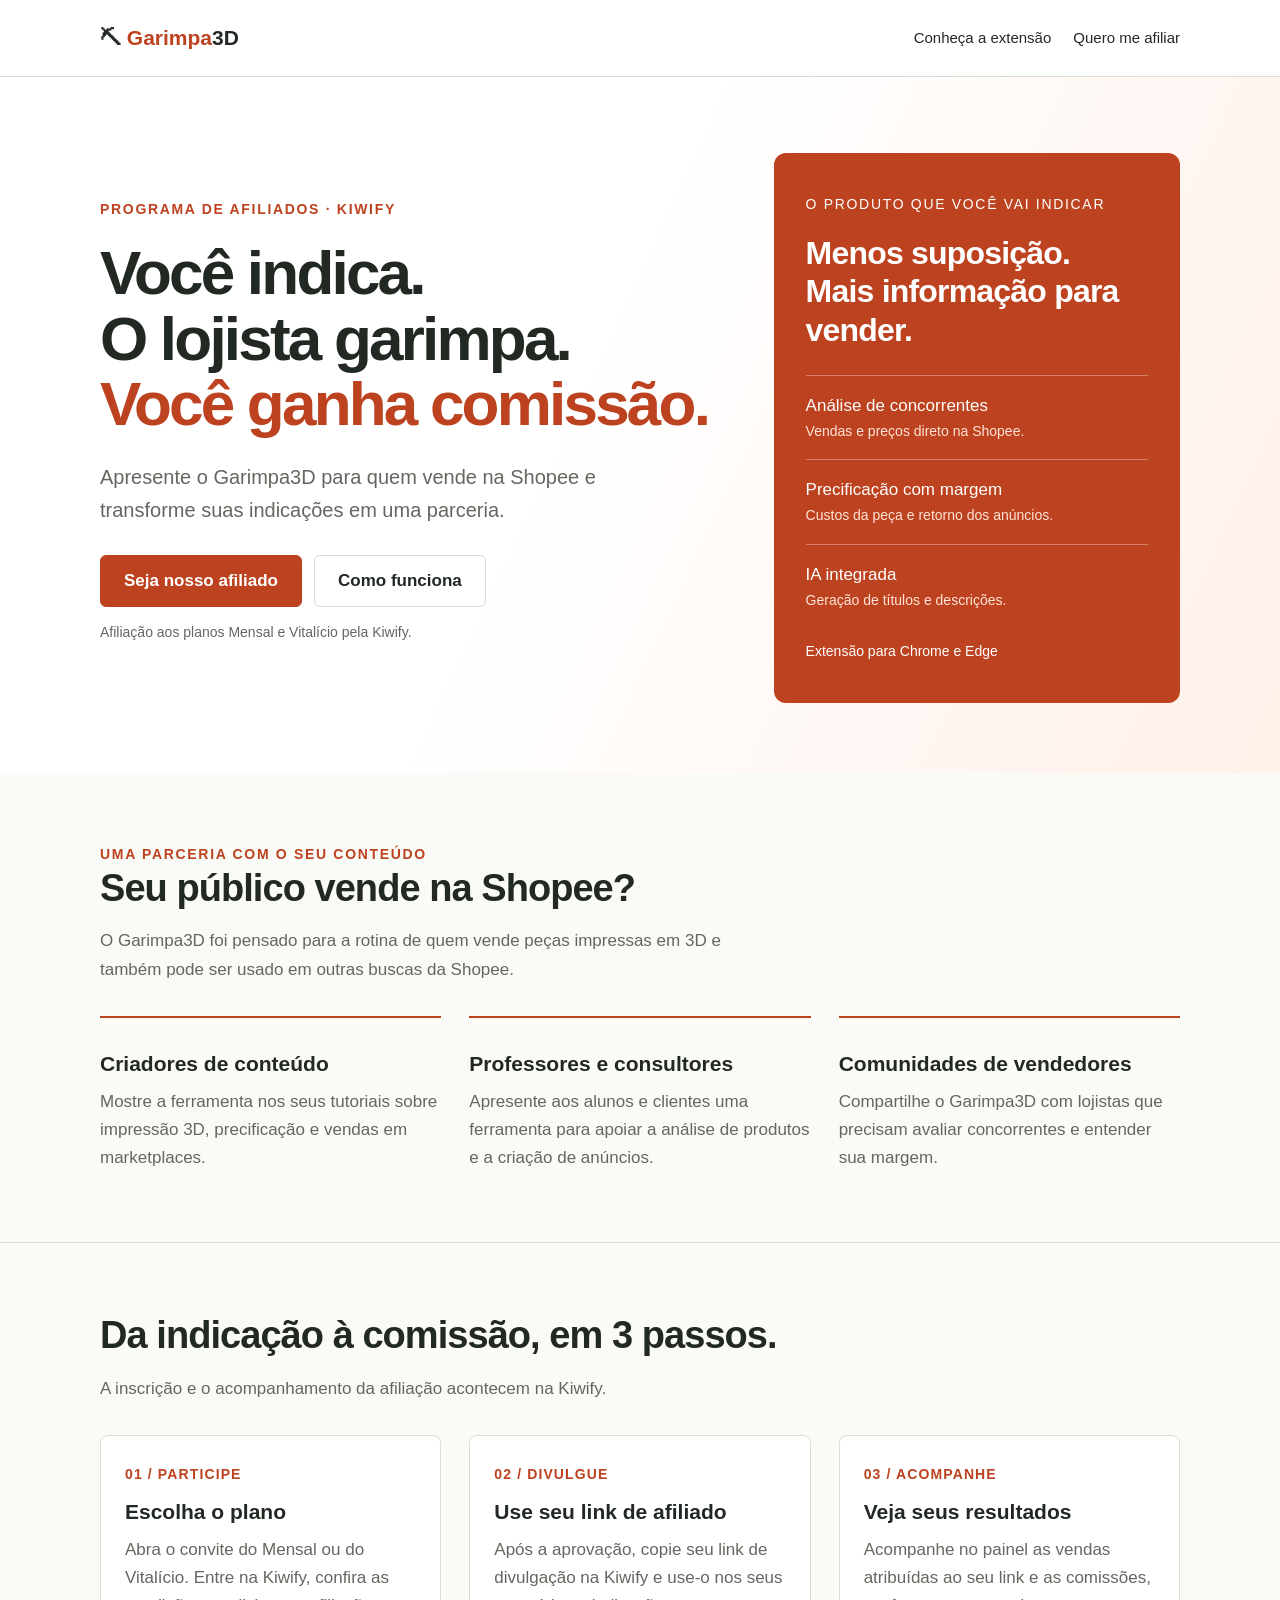
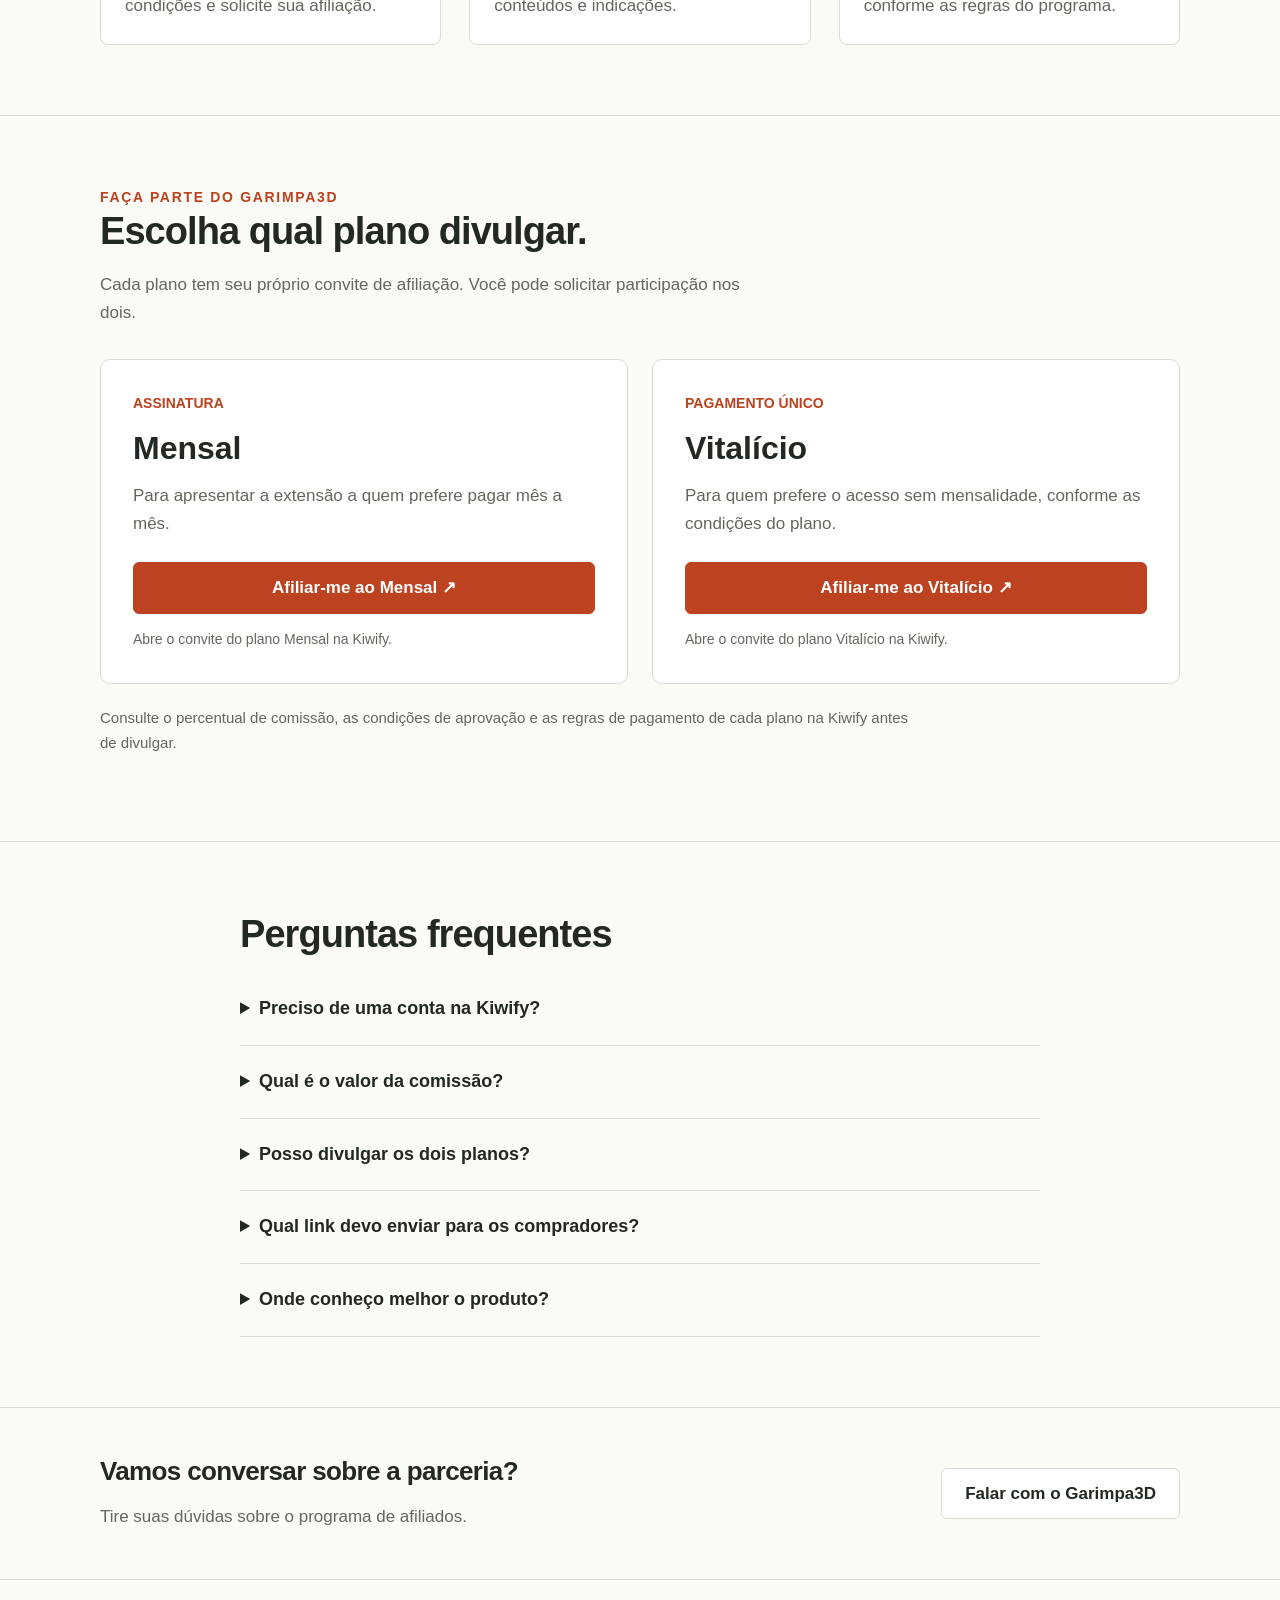
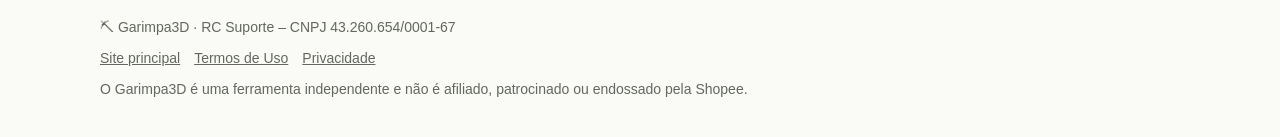
<file: afiliados.html>
<!doctype html>
<html lang="pt-BR">
<head>
  <!-- Meta Pixel -->
  <script>
  !function(f,b,e,v,n,t,s){if(f.fbq)return;n=f.fbq=function(){n.callMethod?
  n.callMethod.apply(n,arguments):n.queue.push(arguments)};if(!f._fbq)f._fbq=n;
  n.push=n;n.loaded=!0;n.version='2.0';n.queue=[];t=b.createElement(e);t.async=!0;
  t.src=v;s=b.getElementsByTagName(e)[0];s.parentNode.insertBefore(t,s)}(window,
  document,'script','https://connect.facebook.net/en_US/fbevents.js');
  fbq('init','2542213162965315');
  fbq('track','PageView');
  </script>
  <noscript><img height="1" width="1" style="display:none" alt=""
  src="https://www.facebook.com/tr?id=2542213162965315&ev=PageView&noscript=1"></noscript>
  <!-- Fim Meta Pixel -->

  <meta charset="utf-8">
  <meta name="viewport" content="width=device-width, initial-scale=1">
  <title>Seja afiliado do Garimpa3D</title>
  <meta name="description" content="Indique o Garimpa3D para quem vende na Shopee. Participe do programa de afiliados dos planos Mensal e Vitalício pela Kiwify.">
  <link rel="canonical" href="https://garimpa3d.vercel.app/afiliados">
  <link rel="icon" href="favicon.svg" type="image/svg+xml">
  <meta name="theme-color" content="#bd421f">
  <meta property="og:title" content="Seja afiliado do Garimpa3D">
  <meta property="og:description" content="Sua indicação pode virar comissão. Conheça o programa de afiliados dos planos Mensal e Vitalício pela Kiwify.">
  <meta property="og:type" content="website">
  <meta property="og:url" content="https://garimpa3d.vercel.app/afiliados">
  <style>
    :root{--ink:#222923;--muted:#62685f;--line:#dcded5;--bg:#fafaf6;--accent:#bd421f;--soft:#fff0e9}
    *{box-sizing:border-box}html{scroll-behavior:smooth;scroll-padding-top:100px}body{margin:0;background:var(--bg);color:var(--ink);font:17px/1.65 -apple-system,"Segoe UI",Roboto,Arial,sans-serif}a{color:inherit}a:focus-visible,summary:focus-visible{outline:3px solid var(--accent);outline-offset:5px}.wrap{width:min(1080px,100% - 40px);margin:auto}.skip{position:absolute;left:16px;top:-100px;background:white;padding:12px;z-index:30}.skip:focus{top:10px}header{background:rgba(255,255,255,.96);border-bottom:1px solid var(--line)}header .wrap{min-height:76px;display:flex;justify-content:space-between;align-items:center;gap:16px}.logo{font-size:21px;font-weight:800;text-decoration:none;white-space:nowrap}.logo span{color:var(--accent)}nav{display:flex;gap:22px;align-items:center;font-size:15px}nav a{text-decoration:none}nav a:hover{text-decoration:underline}.btn{display:inline-flex;justify-content:center;align-items:center;min-height:50px;padding:13px 23px;background:var(--accent);color:white;border:1px solid var(--accent);border-radius:6px;font-weight:700;text-decoration:none;line-height:1.4;transition:background .15s}.btn:hover{background:#983619}.btn.light{background:white;color:var(--ink);border-color:var(--line)}.btn.light:hover{background:var(--soft)}.eyebrow{font-size:14px;letter-spacing:.12em;text-transform:uppercase;font-weight:750;color:var(--accent)}.hero{padding:76px 0 70px;background:linear-gradient(115deg,#fff 45%,#fff0e9)}.hero-grid{display:grid;grid-template-columns:1.2fr .8fr;align-items:center;gap:64px}h1{font-size:clamp(38px,5.3vw,62px);letter-spacing:-.045em;line-height:1.06;margin:19px 0 24px}h1 em{color:var(--accent);font-style:normal}.lead{font-size:20px;color:var(--muted);max-width:570px}.actions{display:flex;flex-wrap:wrap;gap:12px;margin-top:28px}.small{font-size:14px;color:var(--muted)}.brand-panel{background:var(--accent);border-radius:12px;padding:40px 32px;color:white}.brand-panel .label{font-size:14px;letter-spacing:.12em;text-transform:uppercase}.brand-panel h2{font-size:32px;line-height:1.2;margin:18px 0 26px}.brand-panel ul{list-style:none;padding:0;margin:0}.brand-panel li{padding:16px 0;border-top:1px solid #ffffff55;font-size:17px}.brand-panel li:last-child{padding-bottom:0}.brand-panel li span{display:block;font-size:14px;color:#ffe4d7}.section{padding:70px 0;border-bottom:1px solid var(--line)}h2{font-size:clamp(28px,3.5vw,38px);line-height:1.2;letter-spacing:-.025em;margin:0 0 16px}.intro{max-width:680px;color:var(--muted);margin:0 0 32px}.grid{display:grid;grid-template-columns:repeat(3,1fr);gap:28px}.feature{padding-top:22px;border-top:2px solid var(--accent)}h3{font-size:21px;line-height:1.35;margin:10px 0}.feature p,.step p{color:var(--muted);margin:10px 0 0}.number{font-size:14px;font-weight:800;letter-spacing:.08em;color:var(--accent)}.step{padding:24px;background:white;border:1px solid var(--line);border-radius:8px}.plans{display:grid;grid-template-columns:1fr 1fr;gap:24px}.plan{background:white;border:1px solid var(--line);border-radius:10px;padding:32px;display:flex;flex-direction:column;align-items:flex-start}.plan .type{font-size:14px;color:var(--accent);font-weight:700}.plan h3{font-size:32px;margin:12px 0}.plan p{color:var(--muted);margin:0 0 24px}.plan .btn{width:100%;margin-top:auto}.plan .small{margin:14px 0 0}.notice{font-size:15px;max-width:820px;color:var(--muted);margin-top:22px}.faq{max-width:800px}details{border-bottom:1px solid var(--line);padding:21px 0}summary{cursor:pointer;font-weight:700;font-size:18px}details p{color:var(--muted);margin:14px 0 0}.contact{padding:48px 0;display:flex;align-items:center;justify-content:space-between;gap:28px}.contact h2{font-size:26px}.contact p{margin:0;color:var(--muted)}footer{border-top:1px solid var(--line);padding:28px 0;color:var(--muted);font-size:14px}footer p{margin:8px 0}footer a{margin-right:14px}
    @media(max-width:760px){.hero{padding:44px 0}.hero-grid{grid-template-columns:1fr;gap:32px}.brand-panel{padding:28px}.grid,.plans{grid-template-columns:1fr}.section{padding:46px 0}.contact{align-items:flex-start;flex-direction:column}header .wrap{padding:14px 0;flex-wrap:wrap}nav{gap:16px;flex-wrap:wrap}.plan{padding:26px}.lead{font-size:18px}.wrap{width:calc(100% - 36px)}}
    @media(prefers-reduced-motion:reduce){html{scroll-behavior:auto}.btn{transition:none}}
  </style>
</head>
<body>
<a class="skip" href="#conteudo">Pular para o conteúdo</a>
<header><div class="wrap"><a class="logo" href="index.html">⛏ <span>Garimpa</span>3D</a><nav aria-label="Navegação principal"><a href="index.html">Conheça a extensão</a><a href="#participar">Quero me afiliar</a></nav></div></header>
<main id="conteudo">
  <section class="hero"><div class="wrap hero-grid"><div><div class="eyebrow">Programa de afiliados · Kiwify</div><h1>Você indica.<br>O lojista garimpa.<br><em>Você ganha comissão.</em></h1><p class="lead">Apresente o Garimpa3D para quem vende na Shopee e transforme suas indicações em uma parceria.</p><div class="actions"><a class="btn" href="#participar">Seja nosso afiliado</a><a class="btn light" href="#como-funciona">Como funciona</a></div><p class="small">Afiliação aos planos Mensal e Vitalício pela Kiwify.</p></div><aside class="brand-panel" aria-label="Sobre o produto"><div class="label">O produto que você vai indicar</div><h2>Menos suposição.<br>Mais informação para vender.</h2><ul><li>Análise de concorrentes<span>Vendas e preços direto na Shopee.</span></li><li>Precificação com margem<span>Custos da peça e retorno dos anúncios.</span></li><li>IA integrada<span>Geração de títulos e descrições.</span></li></ul><p style="margin:28px 0 0;font-size:14px">Extensão para Chrome e Edge</p></aside></div></section>
  <section class="section"><div class="wrap"><div class="eyebrow">Uma parceria com o seu conteúdo</div><h2>Seu público vende na Shopee?</h2><p class="intro">O Garimpa3D foi pensado para a rotina de quem vende peças impressas em 3D e também pode ser usado em outras buscas da Shopee.</p><div class="grid"><article class="feature"><h3>Criadores de conteúdo</h3><p>Mostre a ferramenta nos seus tutoriais sobre impressão 3D, precificação e vendas em marketplaces.</p></article><article class="feature"><h3>Professores e consultores</h3><p>Apresente aos alunos e clientes uma ferramenta para apoiar a análise de produtos e a criação de anúncios.</p></article><article class="feature"><h3>Comunidades de vendedores</h3><p>Compartilhe o Garimpa3D com lojistas que precisam avaliar concorrentes e entender sua margem.</p></article></div></div></section>
  <section class="section" id="como-funciona"><div class="wrap"><h2>Da indicação à comissão, em 3 passos.</h2><p class="intro">A inscrição e o acompanhamento da afiliação acontecem na Kiwify.</p><div class="grid"><article class="step"><span class="number">01 / PARTICIPE</span><h3>Escolha o plano</h3><p>Abra o convite do Mensal ou do Vitalício. Entre na Kiwify, confira as condições e solicite sua afiliação.</p></article><article class="step"><span class="number">02 / DIVULGUE</span><h3>Use seu link de afiliado</h3><p>Após a aprovação, copie seu link de divulgação na Kiwify e use-o nos seus conteúdos e indicações.</p></article><article class="step"><span class="number">03 / ACOMPANHE</span><h3>Veja seus resultados</h3><p>Acompanhe no painel as vendas atribuídas ao seu link e as comissões, conforme as regras do programa.</p></article></div></div></section>
  <section class="section" id="participar"><div class="wrap"><div class="eyebrow">Faça parte do Garimpa3D</div><h2>Escolha qual plano divulgar.</h2><p class="intro">Cada plano tem seu próprio convite de afiliação. Você pode solicitar participação nos dois.</p><div class="plans"><article class="plan"><span class="type">ASSINATURA</span><h3>Mensal</h3><p>Para apresentar a extensão a quem prefere pagar mês a mês.</p><a class="btn" href="https://dashboard.kiwify.com/join/affiliate/NX7ELcCC" target="_blank" rel="noopener noreferrer">Afiliar-me ao Mensal ↗</a><p class="small">Abre o convite do plano Mensal na Kiwify.</p></article><article class="plan"><span class="type">PAGAMENTO ÚNICO</span><h3>Vitalício</h3><p>Para quem prefere o acesso sem mensalidade, conforme as condições do plano.</p><a class="btn" href="https://dashboard.kiwify.com/join/affiliate/loJBmUZP" target="_blank" rel="noopener noreferrer">Afiliar-me ao Vitalício ↗</a><p class="small">Abre o convite do plano Vitalício na Kiwify.</p></article></div><p class="notice">Consulte o percentual de comissão, as condições de aprovação e as regras de pagamento de cada plano na Kiwify antes de divulgar.</p></div></section>
  <section class="section"><div class="wrap faq"><h2>Perguntas frequentes</h2><details><summary>Preciso de uma conta na Kiwify?</summary><p>Sim. Ao abrir o convite, entre na sua conta ou siga o cadastro da Kiwify para solicitar a afiliação.</p></details><details><summary>Qual é o valor da comissão?</summary><p>O percentual e as condições são apresentados na Kiwify para cada produto. Confira o plano que deseja divulgar antes de solicitar a afiliação.</p></details><details><summary>Posso divulgar os dois planos?</summary><p>Sim. Solicite a afiliação pelos dois convites desta página e, após a aprovação, utilize o link de divulgação correspondente a cada plano.</p></details><details><summary>Qual link devo enviar para os compradores?</summary><p>Use seu link de divulgação gerado pela Kiwify após a aprovação. Os convites desta página servem para cadastrar afiliados e não substituem seu link de vendas.</p></details><details><summary>Onde conheço melhor o produto?</summary><p>A <a href="index.html">página do Garimpa3D</a> apresenta as funcionalidades, a demonstração e as condições dos planos. Use essas informações para explicar a ferramenta à sua audiência.</p></details></div></section>
  <div class="wrap contact"><div><h2>Vamos conversar sobre a parceria?</h2><p>Tire suas dúvidas sobre o programa de afiliados.</p></div><a class="btn light" href="mailto:aionbotia@gmail.com?subject=Programa%20de%20afiliados%20Garimpa3D">Falar com o Garimpa3D</a></div>
</main>
<footer><div class="wrap"><p>⛏ Garimpa3D · RC Suporte – CNPJ 43.260.654/0001-67</p><p><a href="index.html">Site principal</a><a href="termos.html">Termos de Uso</a><a href="privacidade.html">Privacidade</a></p><p>O Garimpa3D é uma ferramenta independente e não é afiliado, patrocinado ou endossado pela Shopee.</p></div></footer>
</body>
</html>
</file>
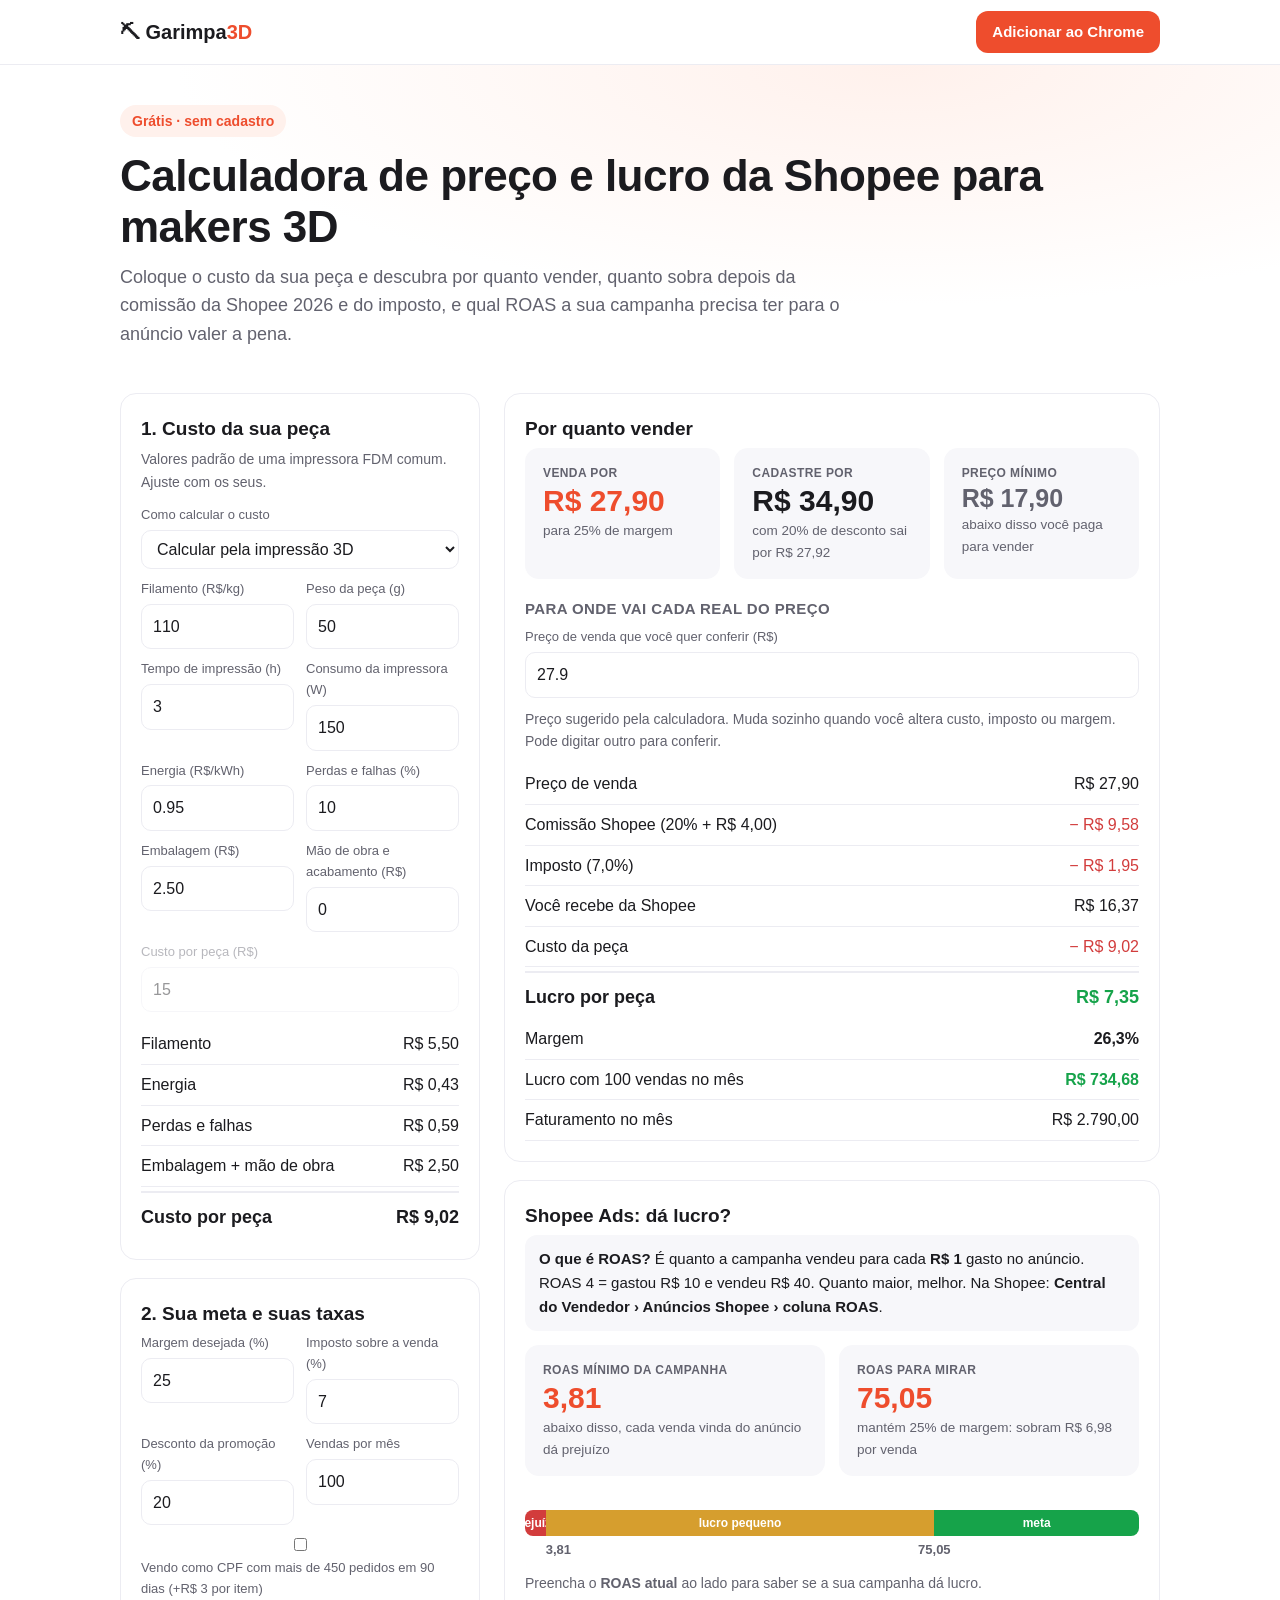
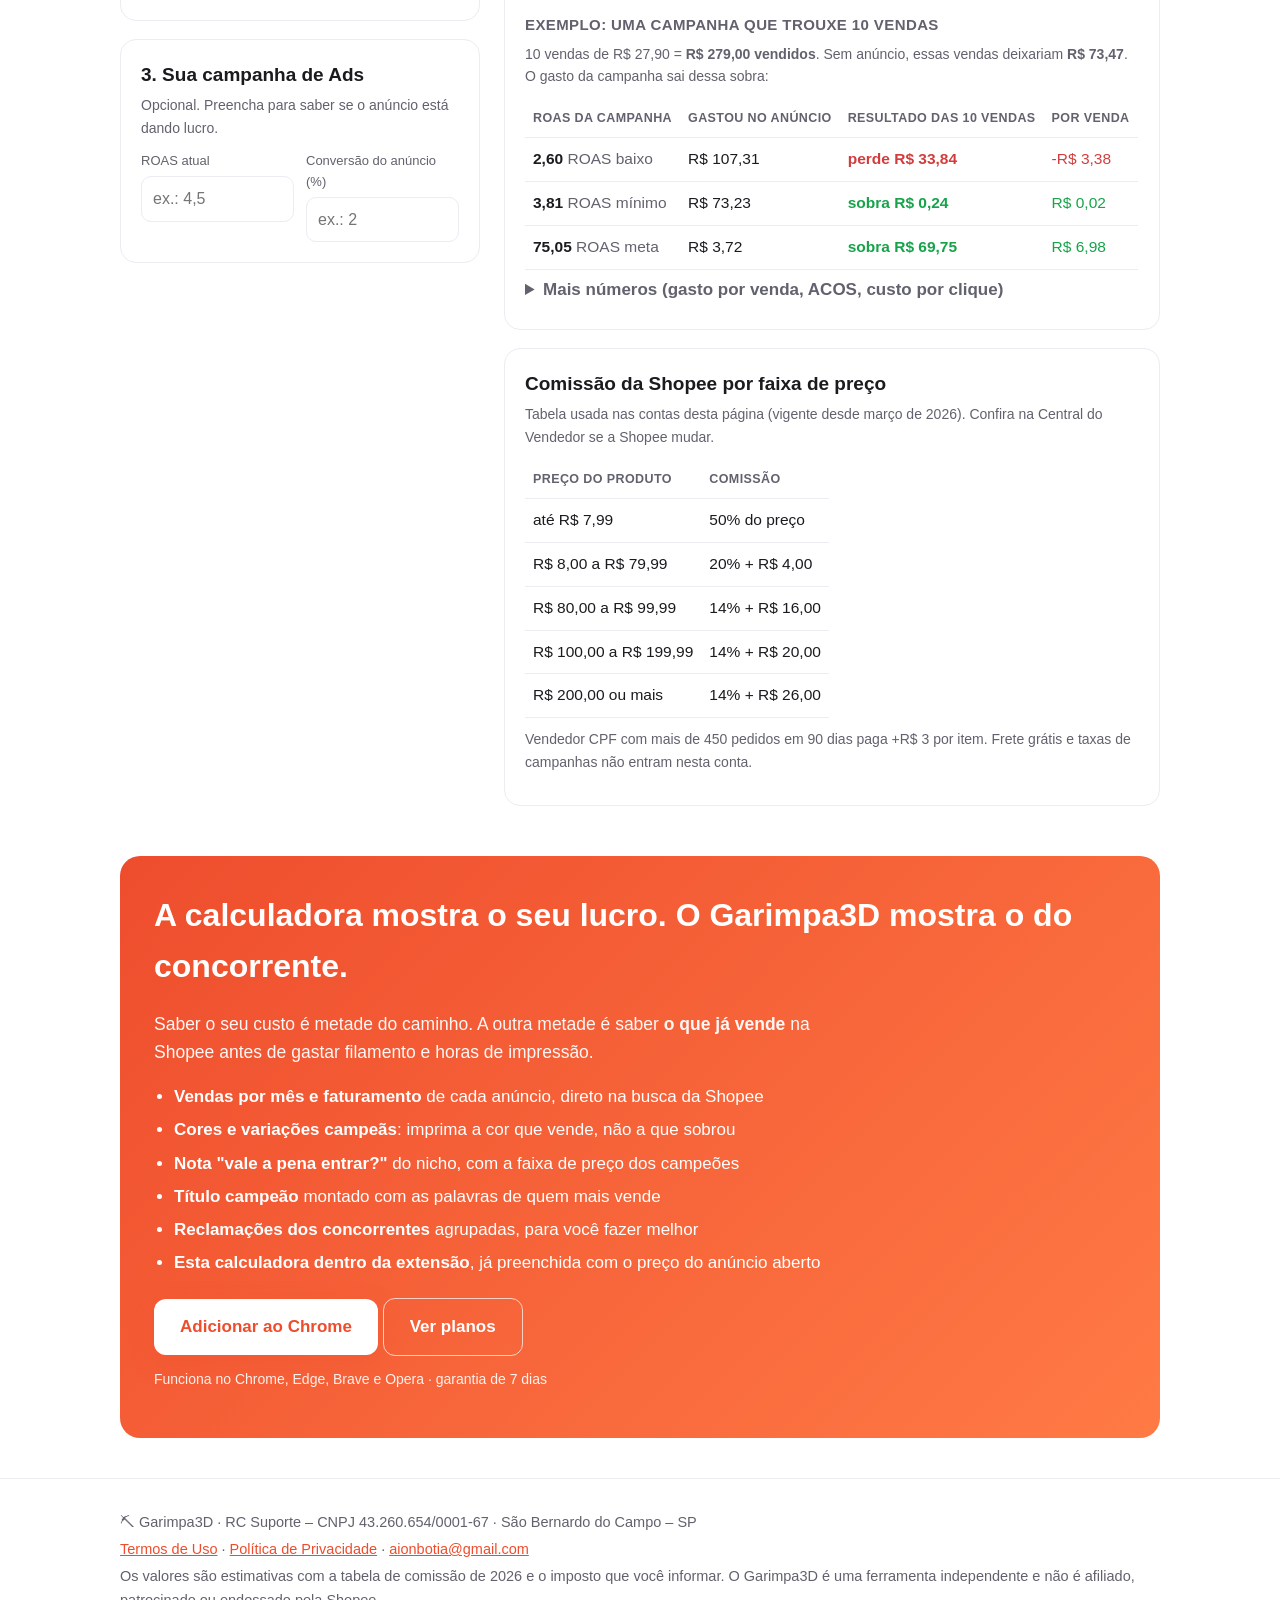
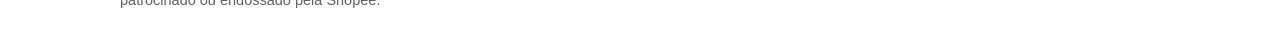
<file: calculadora.html>
<!doctype html>
<html lang="pt-BR">
<head>
  <!-- Meta Pixel -->
  <script>
  !function(f,b,e,v,n,t,s){if(f.fbq)return;n=f.fbq=function(){n.callMethod?
  n.callMethod.apply(n,arguments):n.queue.push(arguments)};if(!f._fbq)f._fbq=n;
  n.push=n;n.loaded=!0;n.version='2.0';n.queue=[];t=b.createElement(e);t.async=!0;
  t.src=v;s=b.getElementsByTagName(e)[0];s.parentNode.insertBefore(t,s)}(window,
  document,'script','https://connect.facebook.net/en_US/fbevents.js');
  fbq('init','2542213162965315');
  fbq('track','PageView');
  </script>
  <noscript><img height="1" width="1" style="display:none" alt=""
  src="https://www.facebook.com/tr?id=2542213162965315&ev=PageView&noscript=1"></noscript>
  <!-- Fim Meta Pixel -->

  <meta charset="utf-8">
  <meta name="viewport" content="width=device-width, initial-scale=1">
  <title>Calculadora de preço para Shopee – impressão 3D | Garimpa3D</title>
  <meta name="description" content="Calculadora grátis de preço, lucro e Shopee Ads para quem vende peças impressas em 3D: comissão Shopee 2026, custo da peça, margem, ROAS mínimo e ACOS.">
  <link rel="canonical" href="https://garimpa3d.vercel.app/calculadora">
  <meta name="robots" content="index, follow, max-image-preview:large">
  <meta name="theme-color" content="#ee4d2d">
  <link rel="icon" href="/favicon.svg" type="image/svg+xml">
  <meta property="og:locale" content="pt_BR">
  <meta property="og:site_name" content="Garimpa3D">
  <meta property="og:type" content="website">
  <meta property="og:url" content="https://garimpa3d.vercel.app/calculadora">
  <meta property="og:title" content="Calculadora de preço para Shopee – impressão 3D | Garimpa3D">
  <meta property="og:description" content="Calculadora grátis de preço, lucro e Shopee Ads para quem vende peças impressas em 3D: comissão Shopee 2026, custo da peça, margem, ROAS mínimo e ACOS.">
  <meta property="og:image" content="https://garimpa3d.vercel.app/videos/garimpa3d-em-1-minuto.jpg">
  <meta property="og:image:width" content="1280">
  <meta property="og:image:height" content="720">
  <meta name="twitter:card" content="summary_large_image">
  <meta name="twitter:title" content="Calculadora de preço para Shopee – impressão 3D | Garimpa3D">
  <meta name="twitter:description" content="Calculadora grátis de preço, lucro e Shopee Ads para quem vende peças impressas em 3D: comissão Shopee 2026, custo da peça, margem, ROAS mínimo e ACOS.">
  <meta name="twitter:image" content="https://garimpa3d.vercel.app/videos/garimpa3d-em-1-minuto.jpg">
  <style>
    :root { --ink: #1b1b1f; --muted: #62626e; --line: #ececf2; --soft: #f7f7fa; --accent: #ee4d2d; --good: #16a34a; --bad: #d23c3c; --warn: #d69e2e; --bg: #ffffff; }
    * { box-sizing: border-box; }
    body { margin: 0; background: var(--bg); color: var(--ink); font: 17px/1.6 -apple-system, "Segoe UI", Roboto, Arial, sans-serif; }
    a { color: var(--accent); }
    .wrap { max-width: 1080px; margin: 0 auto; padding: 0 20px; }
    header { position: sticky; top: 0; z-index: 10; background: rgba(255,255,255,.94); backdrop-filter: blur(8px); border-bottom: 1px solid var(--line); }
    header .wrap { display: flex; align-items: center; justify-content: space-between; height: 64px; }
    .logo { font-weight: 800; font-size: 20px; text-decoration: none; color: inherit; }
    .logo span { color: var(--accent); }
    .btn { display: inline-block; background: var(--accent); color: #fff; text-decoration: none; font-weight: 700; padding: 14px 26px; border-radius: 12px; box-shadow: 0 8px 24px rgba(238,77,45,.28); transition: transform .15s; border: 0; cursor: pointer; font-size: 17px; }
    .btn:hover { transform: translateY(-2px); }
    .btn.sm { padding: 9px 16px; font-size: 15px; box-shadow: none; }
    .btn.ghost { background: #fff; color: var(--ink); border: 1px solid var(--line); box-shadow: none; }

    .top { padding: 40px 0 10px; background: radial-gradient(1200px 400px at 70% 0%, #fff1ec 0%, #fff 60%); }
    .tag { display: inline-block; background: #fff1ec; color: var(--accent); font-weight: 700; font-size: 14px; padding: 5px 12px; border-radius: 999px; }
    h1 { font-size: clamp(30px, 4.4vw, 44px); line-height: 1.15; margin: 14px 0 10px; letter-spacing: -.5px; }
    .lead { font-size: 18px; color: var(--muted); margin: 0 0 8px; max-width: 720px; }

    .grid { display: grid; grid-template-columns: 360px 1fr; gap: 24px; align-items: start; padding: 26px 0 10px; }
    .card { background: #fff; border: 1px solid var(--line); border-radius: 16px; padding: 20px; }
    .card + .card { margin-top: 18px; }
    .card h2 { font-size: 19px; margin: 0 0 4px; }
    .card h3 { font-size: 15px; margin: 18px 0 6px; color: var(--muted); text-transform: uppercase; letter-spacing: .4px; }
    .hint { color: var(--muted); font-size: 14px; margin: 0 0 12px; }

    .form { display: grid; grid-template-columns: 1fr 1fr; gap: 10px 12px; }
    .form label { display: flex; flex-direction: column; gap: 4px; font-size: 13px; color: var(--muted); }
    .form .full { grid-column: 1 / -1; }
    input[type=number], select { font: inherit; font-size: 16px; color: var(--ink); background: #fff; border: 1px solid var(--line); border-radius: 10px; padding: 9px 11px; width: 100%; }
    input:focus, select:focus { outline: 2px solid #fff1ec; border-color: var(--accent); }
    .check { display: flex; align-items: center; gap: 8px; font-size: 14px; color: var(--ink); grid-column: 1 / -1; }

    .destaques { display: grid; grid-template-columns: repeat(auto-fit, minmax(190px, 1fr)); gap: 14px; }
    .big { background: var(--soft); border-radius: 14px; padding: 16px 18px; }
    .big span { display: block; font-size: 12px; font-weight: 700; letter-spacing: .4px; text-transform: uppercase; color: var(--muted); }
    .big b { display: block; font-size: 30px; line-height: 1.15; color: var(--accent); font-variant-numeric: tabular-nums; }
    .big small { color: var(--muted); font-size: 13.5px; display: block; margin-top: 2px; }
    .big.alt b { color: var(--ink); } .big.zero b { color: var(--muted); font-size: 25px; }

    .linha { display: flex; justify-content: space-between; gap: 12px; padding: 7px 0; border-bottom: 1px solid var(--line); font-size: 16px; }
    .linha.total { border-bottom: 0; border-top: 2px solid var(--line); margin-top: 4px; padding-top: 10px; font-weight: 800; font-size: 18px; }
    .good { color: var(--good); } .bad { color: var(--bad); } .muted { color: var(--muted); }

    .explica { background: var(--soft); border-radius: 12px; padding: 12px 14px; font-size: 15px; margin: 4px 0 14px; }
    .regua { position: relative; display: flex; height: 26px; border-radius: 8px; margin: 34px 0 4px; }
    .regua i { display: flex; align-items: center; justify-content: center; color: #fff; font-size: 12px; font-weight: 700; font-style: normal; overflow: hidden; white-space: nowrap; }
    .regua .r1 { background: var(--bad); border-radius: 8px 0 0 8px; }
    .regua .r2 { background: var(--warn); }
    .regua .r3 { background: var(--good); border-radius: 0 8px 8px 0; }
    .regua .fim { border-radius: 0 8px 8px 0; }
    .marca { position: absolute; top: -26px; bottom: -4px; transform: translateX(-50%); display: flex; flex-direction: column; align-items: center; max-width: 100%; }
    .marca em { font-style: normal; font-size: 12px; font-weight: 800; background: #fff; padding: 0 4px; border-radius: 4px; white-space: nowrap; }
    .marca u { text-decoration: none; width: 3px; flex: 1; background: var(--ink); border-radius: 2px; }
    .escala { position: relative; height: 18px; font-size: 13px; color: var(--muted); font-variant-numeric: tabular-nums; margin-bottom: 14px; }
    .escala span { position: absolute; transform: translateX(-50%); font-weight: 700; }
    .escala span:first-child { left: 0; transform: none; }
    .veredito { border-left: 4px solid currentColor; background: var(--soft); border-radius: 10px; padding: 12px 14px; margin: 14px 0; }
    .veredito p { margin: 4px 0 0; color: var(--ink); font-size: 15.5px; }

    table { width: 100%; border-collapse: collapse; font-size: 15.5px; margin-top: 8px; }
    th, td { border-bottom: 1px solid var(--line); padding: 9px 8px; text-align: left; }
    th { font-size: 12.5px; text-transform: uppercase; letter-spacing: .4px; color: var(--muted); }
    td.n { font-variant-numeric: tabular-nums; white-space: nowrap; }
    .alerta { background: #fff4f0; border-left: 4px solid var(--accent); border-radius: 10px; padding: 12px 14px; margin-top: 14px; font-size: 15.5px; }
    details summary { cursor: pointer; font-weight: 700; color: var(--muted); padding: 6px 0; }

    .venda { margin: 40px 0 10px; background: linear-gradient(135deg, #ee4d2d, #ff7a45); color: #fff; border-radius: 20px; padding: 34px; }
    .venda h2 { font-size: clamp(24px, 3.2vw, 32px); margin: 0 0 8px; }
    .venda p { font-size: 17.5px; opacity: .95; max-width: 720px; }
    .venda ul { margin: 14px 0 22px; padding-left: 20px; }
    .venda li { margin: 6px 0; }
    .venda .btn { background: #fff; color: var(--accent); }
    .venda .micro { font-size: 14px; opacity: .9; margin-top: 12px; }
    footer { border-top: 1px solid var(--line); padding: 28px 0; color: var(--muted); font-size: 14.5px; margin-top: 40px; }
    footer p { margin: 4px 0; }

    @media (max-width: 900px) { .grid { grid-template-columns: 1fr; } .venda { padding: 24px; } }
    .grid > * { min-width: 0; } .form { grid-template-columns: minmax(0,1fr) minmax(0,1fr); } .card table { display: block; overflow-x: auto; }
  </style>
  <script type="application/ld+json">{"@context":"https://schema.org","@graph":[{"@type":"WebApplication","name":"Calculadora de preço e lucro da Shopee para makers 3D","url":"https://garimpa3d.vercel.app/calculadora","applicationCategory":"BusinessApplication","operatingSystem":"Qualquer navegador","inLanguage":"pt-BR","description":"Calculadora grátis de preço, lucro e Shopee Ads para quem vende peças impressas em 3D: comissão Shopee 2026, custo da peça, margem, ROAS mínimo e ACOS.","isAccessibleForFree":true,"offers":{"@type":"Offer","price":"0","priceCurrency":"BRL"},"publisher":{"@type":"Organization","name":"Garimpa3D","url":"https://garimpa3d.vercel.app/"}},{"@type":"BreadcrumbList","itemListElement":[{"@type":"ListItem","position":1,"name":"Garimpa3D","item":"https://garimpa3d.vercel.app/"},{"@type":"ListItem","position":2,"name":"Calculadora de preço para Shopee","item":"https://garimpa3d.vercel.app/calculadora"}]}]}</script>
</head>
<body>

<header>
  <div class="wrap">
    <a class="logo" href="./">⛏ Garimpa<span>3D</span></a>
    <a class="btn sm" href="https://chromewebstore.google.com/detail/garimpa3d-%E2%80%93-an%C3%A1lise-para/jiiohhjnhpomgkfofaogiedilaioimec?hl=pt-BR&amp;utm_source=site&amp;utm_medium=calc-topo&amp;utm_campaign=instalar">Adicionar ao Chrome</a>
  </div>
</header>

<div class="top">
  <div class="wrap">
    <span class="tag">Grátis · sem cadastro</span>
    <h1>Calculadora de preço e lucro da Shopee para makers 3D</h1>
    <p class="lead">Coloque o custo da sua peça e descubra por quanto vender, quanto sobra depois da comissão da Shopee 2026 e do imposto, e qual ROAS a sua campanha precisa ter para o anúncio valer a pena.</p>
  </div>
</div>

<main class="wrap">
  <div class="grid">
    <div>
      <div class="card">
        <h2>1. Custo da sua peça</h2>
        <p class="hint">Valores padrão de uma impressora FDM comum. Ajuste com os seus.</p>
        <div class="form">
          <label class="full">Como calcular o custo
            <select id="modoCusto">
              <option value="3d">Calcular pela impressão 3D</option>
              <option value="manual">Já sei o custo por peça</option>
            </select>
          </label>
          <label>Filamento (R$/kg)<input type="number" id="filamento" value="110" step="1" min="0"></label>
          <label>Peso da peça (g)<input type="number" id="gramas" value="50" step="1" min="0"></label>
          <label>Tempo de impressão (h)<input type="number" id="horas" value="3" step="0.1" min="0"></label>
          <label>Consumo da impressora (W)<input type="number" id="watts" value="150" step="1" min="0"></label>
          <label>Energia (R$/kWh)<input type="number" id="kwh" value="0.95" step="0.01" min="0"></label>
          <label>Perdas e falhas (%)<input type="number" id="perdas" value="10" step="1" min="0"></label>
          <label>Embalagem (R$)<input type="number" id="embalagem" value="2.50" step="0.1" min="0"></label>
          <label>Mão de obra e acabamento (R$)<input type="number" id="maoObra" value="0" step="0.5" min="0"></label>
          <label class="full">Custo por peça (R$)<input type="number" id="custoManual" value="15" step="0.1" min="0" disabled></label>
        </div>
        <div id="custoRes" style="margin-top:12px"></div>
      </div>

      <div class="card">
        <h2>2. Sua meta e suas taxas</h2>
        <div class="form">
          <label>Margem desejada (%)<input type="number" id="margem" value="25" step="1" min="0" max="80"></label>
          <label>Imposto sobre a venda (%)<input type="number" id="imposto" value="7" step="0.5" min="0"></label>
          <label>Desconto da promoção (%)<input type="number" id="promo" value="20" step="1" min="0" max="90"></label>
          <label>Vendas por mês<input type="number" id="qtd" value="100" step="1" min="0"></label>
          <label class="check"><input type="checkbox" id="cpf"> Vendo como CPF com mais de 450 pedidos em 90 dias (+R$ 3 por item)</label>
        </div>
      </div>

      <div class="card">
        <h2>3. Sua campanha de Ads</h2>
        <p class="hint">Opcional. Preencha para saber se o anúncio está dando lucro.</p>
        <div class="form">
          <label>ROAS atual<input type="number" id="roas" step="0.1" min="0" placeholder="ex.: 4,5"></label>
          <label>Conversão do anúncio (%)<input type="number" id="conv" step="0.1" min="0" placeholder="ex.: 2"></label>
        </div>
      </div>
    </div>

    <div>
      <div class="card">
        <h2>Por quanto vender</h2>
        <div class="destaques" id="precos"></div>
        <div id="alertaFaixa"></div>
        <h3>Para onde vai cada real do preço</h3>
        <div class="form full" style="grid-template-columns:1fr;margin-bottom:10px">
          <label>Preço de venda que você quer conferir (R$)<input type="number" id="preco" step="0.1" min="0"></label>
        </div>
        <p class="hint" id="precoOrigem"></p>
        <div id="quebra"></div>
      </div>

      <div class="card">
        <h2>Shopee Ads: dá lucro?</h2>
        <div class="explica"><b>O que é ROAS?</b> É quanto a campanha vendeu para cada <b>R$ 1</b> gasto no anúncio. ROAS 4 = gastou R$ 10 e vendeu R$ 40. Quanto maior, melhor. Na Shopee: <b>Central do Vendedor › Anúncios Shopee › coluna ROAS</b>.</div>
        <div id="ads"></div>
      </div>

      <div class="card">
        <h2>Comissão da Shopee por faixa de preço</h2>
        <p class="hint">Tabela usada nas contas desta página (vigente desde março de 2026). Confira na Central do Vendedor se a Shopee mudar.</p>
        <table>
          <thead><tr><th>Preço do produto</th><th>Comissão</th></tr></thead>
          <tbody>
            <tr><td>até R$ 7,99</td><td>50% do preço</td></tr>
            <tr><td>R$ 8,00 a R$ 79,99</td><td>20% + R$ 4,00</td></tr>
            <tr><td>R$ 80,00 a R$ 99,99</td><td>14% + R$ 16,00</td></tr>
            <tr><td>R$ 100,00 a R$ 199,99</td><td>14% + R$ 20,00</td></tr>
            <tr><td>R$ 200,00 ou mais</td><td>14% + R$ 26,00</td></tr>
          </tbody>
        </table>
        <p class="hint" style="margin-top:10px">Vendedor CPF com mais de 450 pedidos em 90 dias paga +R$ 3 por item. Frete grátis e taxas de campanhas não entram nesta conta.</p>
      </div>
    </div>
  </div>

  <section class="venda">
    <h2>A calculadora mostra o seu lucro. O Garimpa3D mostra o do concorrente.</h2>
    <p>Saber o seu custo é metade do caminho. A outra metade é saber <b>o que já vende</b> na Shopee antes de gastar filamento e horas de impressão.</p>
    <ul>
      <li><b>Vendas por mês e faturamento</b> de cada anúncio, direto na busca da Shopee</li>
      <li><b>Cores e variações campeãs</b>: imprima a cor que vende, não a que sobrou</li>
      <li><b>Nota "vale a pena entrar?"</b> do nicho, com a faixa de preço dos campeões</li>
      <li><b>Título campeão</b> montado com as palavras de quem mais vende</li>
      <li><b>Reclamações dos concorrentes</b> agrupadas, para você fazer melhor</li>
      <li><b>Esta calculadora dentro da extensão</b>, já preenchida com o preço do anúncio aberto</li>
    </ul>
    <a class="btn" href="https://chromewebstore.google.com/detail/garimpa3d-%E2%80%93-an%C3%A1lise-para/jiiohhjnhpomgkfofaogiedilaioimec?hl=pt-BR&amp;utm_source=site&amp;utm_medium=calc&amp;utm_campaign=instalar">Adicionar ao Chrome</a> <a class="btn" style="background:transparent;color:#fff;border:1px solid rgba(255,255,255,.7);box-shadow:none" href="/#planos">Ver planos</a>
    <p class="micro">Funciona no Chrome, Edge, Brave e Opera · garantia de 7 dias</p>
  </section>
</main>

<footer>
  <div class="wrap">
    <p>⛏ Garimpa3D · RC Suporte – CNPJ 43.260.654/0001-67 · São Bernardo do Campo – SP</p>
    <p><a href="termos.html">Termos de Uso</a> · <a href="privacidade.html">Política de Privacidade</a> · <a href="mailto:aionbotia@gmail.com">aionbotia@gmail.com</a></p>
    <p>Os valores são estimativas com a tabela de comissão de 2026 e o imposto que você informar. O Garimpa3D é uma ferramenta independente e não é afiliado, patrocinado ou endossado pela Shopee.</p>
  </div>
</footer>

<script>
(function () {
  'use strict';
  // Mesmas contas do Garimpa3D (src/shared/fees.js), em uma página só.
  var FAIXAS = [
    { min: 0, pct: 70, fixed: 0 },
    { min: 8, pct: 20, fixed: 4 },
    { min: 80, pct: 14, fixed: 16 },
    { min: 100, pct: 14, fixed: 20 },
    { min: 200, pct: 14, fixed: 26 }
  ];
  var num = function (v) { return typeof v === 'number' && isFinite(v); };
  var brl = function (v) { return num(v) ? v.toLocaleString('pt-BR', { style: 'currency', currency: 'BRL' }) : '—'; };
  var n2 = function (v, d) { return num(v) ? v.toLocaleString('pt-BR', { minimumFractionDigits: d || 0, maximumFractionDigits: d || 0 }) : '—'; };
  var pct = function (v, d) { return num(v) ? (v * 100).toLocaleString('pt-BR', { minimumFractionDigits: d == null ? 1 : d, maximumFractionDigits: d == null ? 1 : d }) + '%' : '—'; };
  var $ = function (id) { return document.getElementById(id); };
  var val = function (id) { var v = parseFloat($(id).value); return isNaN(v) ? undefined : v; };

  function faixa(preco) {
    var achada = FAIXAS[0];
    for (var i = 0; i < FAIXAS.length; i++) if (preco >= FAIXAS[i].min) achada = FAIXAS[i];
    return achada;
  }
  function extraCpf(preco, s) {
    if (!s.cpf || preco < 8) return 0;
    return preco >= 12 ? 3 : Math.max(0, 3 - 0.25 * (12 - preco));
  }
  function comissao(preco, s) {
    var b = faixa(preco);
    return { fee: preco * b.pct / 100 + b.fixed + extraCpf(preco, s), band: b };
  }
  function lucro(preco, s, custo) {
    if (!num(preco) || preco <= 0) return null;
    var c = comissao(preco, s);
    var imposto = preco * s.imposto / 100;
    var recebe = preco - c.fee - imposto;
    var valor = recebe - custo;
    return { preco: preco, fee: c.fee, band: c.band, imposto: imposto, custo: custo, recebe: recebe, lucro: valor, margem: valor / preco };
  }
  function custo3d(p) {
    var filamento = p.gramas * p.filamento / 1000;
    var energia = p.horas * p.watts / 1000 * p.kwh;
    var base = filamento + energia;
    var perdas = base * p.perdas / 100;
    return { filamento: filamento, energia: energia, perdas: perdas, total: base + perdas + p.embalagem + p.maoObra };
  }
  function precoParaMargem(custo, margemPct, s) {
    var m = margemPct / 100;
    for (var i = 0; i < FAIXAS.length; i++) {
      var b = FAIXAS[i];
      var prox = FAIXAS[i + 1] ? FAIXAS[i + 1].min : Infinity;
      var denom = 1 - b.pct / 100 - s.imposto / 100 - m;
      if (denom <= 0) continue;
      var sobretaxa = s.cpf && b.min >= 8 ? 3 : 0;
      var p = (custo + b.fixed + sobretaxa) / denom;
      if (p >= b.min && p < prox) return p;
    }
    return undefined;
  }
  function precoCharme(p) {
    if (!num(p) || p <= 0) return undefined;
    var piso = Math.floor(p);
    return piso + 0.9 >= p ? piso + 0.9 : piso + 1.9;
  }
  // Preço cheio para que, com o desconto, o comprador pague o preço-alvo.
  function precoCheio(alvo, descontoPct) {
    if (!num(alvo) || descontoPct <= 0) return null;
    var d = Math.min(Math.max(descontoPct, 0), 90) / 100;
    var cheio = precoCharme(alvo / (1 - d));
    return { cheio: cheio, final: Math.round(cheio * (1 - d) * 100) / 100 };
  }
  // Faixas de preço a evitar: logo acima do degrau o vendedor recebe menos.
  function armadilha(preco, s) {
    for (var i = 1; i < FAIXAS.length; i++) {
      var ant = FAIXAS[i - 1], b = FAIXAS[i];
      if (preco < b.min) continue;
      var ref = Math.round((b.min - 0.01) * 100) / 100;
      var liq = function (p, f) { return p * (1 - f.pct / 100 - s.imposto / 100) - f.fixed - (s.cpf && f.min >= 8 ? 3 : 0); };
      var denom = 1 - b.pct / 100 - s.imposto / 100;
      if (denom <= 0) continue;
      var igual = (liq(ref, ant) + b.fixed + (s.cpf && b.min >= 8 ? 3 : 0)) / denom;
      if (preco < igual) return { de: b.min, ate: Math.ceil(igual * 100) / 100, ref: ref };
    }
    return null;
  }
  function metricasAds(preco, s, custo, o) {
    var semAds = lucro(preco, s, custo);
    if (!semAds) return null;
    var margem = semAds.margem;
    var m = {
      preco: preco, lucroSemAds: semAds.lucro, margemContribuicao: margem,
      roasMinimo: margem > 0 ? 1 / margem : undefined,
      acosMaximo: margem > 0 ? margem : undefined,
      gastoMaximo: semAds.lucro
    };
    if (margem > 0 && semAds.lucro > 0.005) {
      m.roasLucro = Math.ceil(preco / (semAds.lucro - 0.005) * 100) / 100;
      m.lucroNoRoasLucro = semAds.lucro - preco / m.roasLucro;
    }
    var alvo = o.margemAlvo / 100;
    if (num(alvo)) {
      m.roasAlvo = margem > alvo ? 1 / (margem - alvo) : undefined;
      m.gastoAlvo = margem > alvo ? semAds.lucro - alvo * preco : undefined;
    }
    if (num(o.conv) && o.conv > 0) {
      m.conv = Math.min(o.conv, 100) / 100;
      m.cpcMaximo = m.gastoMaximo * m.conv;
      if (num(m.gastoAlvo)) m.cpcAlvo = m.gastoAlvo * m.conv;
    }
    if (num(o.roas) && o.roas > 0) {
      var gasto = preco / o.roas;
      var sobra = semAds.lucro - gasto;
      m.roas = o.roas;
      m.gastoPorVenda = gasto;
      m.lucroComAds = sobra;
      m.margemComAds = sobra / preco;
      m.situacao = sobra > 0.005 ? 'lucro' : sobra < -0.005 ? 'prejuizo' : 'empate';
    }
    return m;
  }
  function cenario(m, roas, vendas) {
    var vendido = vendas * m.preco;
    var gasto = vendido / roas;
    var sobra = vendas * m.lucroSemAds - gasto;
    return { roas: roas, vendido: vendido, gasto: gasto, sobra: sobra, porVenda: sobra / vendas,
      situacao: sobra > 0.005 ? 'lucro' : sobra < -0.005 ? 'prejuizo' : 'empate' };
  }

  var precoManual = false;
  var campos = ['filamento', 'gramas', 'horas', 'watts', 'kwh', 'perdas', 'embalagem', 'maoObra', 'custoManual', 'margem', 'imposto', 'promo', 'qtd', 'roas', 'conv', 'preco'];

  function calcular() {
    var modo = $('modoCusto').value;
    var s = { imposto: val('imposto') || 0, cpf: $('cpf').checked };
    var p3d = custo3d({
      filamento: val('filamento') || 0, gramas: val('gramas') || 0, horas: val('horas') || 0,
      watts: val('watts') || 0, kwh: val('kwh') || 0, perdas: val('perdas') || 0,
      embalagem: val('embalagem') || 0, maoObra: val('maoObra') || 0
    });
    var custo = modo === 'manual' ? (val('custoManual') || 0) : p3d.total;
    ['filamento', 'gramas', 'horas', 'watts', 'kwh', 'perdas', 'embalagem', 'maoObra'].forEach(function (id) {
      $(id).disabled = modo === 'manual';
      $(id).parentNode.style.opacity = modo === 'manual' ? '.45' : '1';
    });
    $('custoManual').disabled = modo !== 'manual';
    $('custoManual').parentNode.style.opacity = modo === 'manual' ? '1' : '.45';

    $('custoRes').innerHTML = modo === 'manual'
      ? '<div class="linha total"><span>Custo por peça</span><span>' + brl(custo) + '</span></div>'
      : '<div class="linha"><span>Filamento</span><span>' + brl(p3d.filamento) + '</span></div>' +
        '<div class="linha"><span>Energia</span><span>' + brl(p3d.energia) + '</span></div>' +
        '<div class="linha"><span>Perdas e falhas</span><span>' + brl(p3d.perdas) + '</span></div>' +
        '<div class="linha"><span>Embalagem + mão de obra</span><span>' + brl((val('embalagem') || 0) + (val('maoObra') || 0)) + '</span></div>' +
        '<div class="linha total"><span>Custo por peça</span><span>' + brl(p3d.total) + '</span></div>';

    var alvo = val('margem') || 0;
    var qtd = val('qtd') || 0;
    var sugerido = custo > 0 ? precoParaMargem(custo, alvo, s) : undefined;
    var sugeridoCharme = num(sugerido) ? precoCharme(sugerido) : undefined;
    var minimo = custo > 0 ? precoParaMargem(custo, 0, s) : undefined;
    var cheio = num(sugeridoCharme) ? precoCheio(sugeridoCharme, val('promo') || 0) : null;

    if (!precoManual) $('preco').value = num(sugeridoCharme) ? Math.round(sugeridoCharme * 100) / 100 : '';
    var preco = val('preco');

    $('precos').innerHTML = num(sugeridoCharme)
      ? '<div class="big"><span>Venda por</span><b>' + brl(sugeridoCharme) + '</b><small>para ' + n2(alvo) + '% de margem</small></div>' +
        (cheio ? '<div class="big alt"><span>Cadastre por</span><b>' + brl(cheio.cheio) + '</b><small>com ' + n2(val('promo') || 0) + '% de desconto sai por ' + brl(cheio.final) + '</small></div>' : '') +
        '<div class="big zero"><span>Preço mínimo</span><b>' + brl(precoCharme(minimo)) + '</b><small>abaixo disso você paga para vender</small></div>'
      : '<p class="bad"><b>Não existe preço possível com esses números.</b> Com esse custo e essa margem, a comissão e o imposto comem tudo. Reduza a margem ou o custo da peça.</p>';

    var r = num(preco) && preco > 0 ? lucro(preco, s, custo) : null;
    $('precoOrigem').innerHTML = precoManual
      ? 'Preço digitado por você · <a href="#" id="voltarSugerido">usar o preço sugerido</a>'
      : 'Preço sugerido pela calculadora. Muda sozinho quando você altera custo, imposto ou margem. Pode digitar outro para conferir.';
    if (precoManual) $('voltarSugerido').addEventListener('click', function (e) { e.preventDefault(); precoManual = false; calcular(); });

    if (!r) {
      $('quebra').innerHTML = '<p class="muted">Informe um preço de venda.</p>';
      $('ads').innerHTML = '<p class="muted">Informe o custo e o preço para ver o ROAS mínimo.</p>';
      $('alertaFaixa').innerHTML = '';
      return;
    }
    $('quebra').innerHTML =
      '<div class="linha"><span>Preço de venda</span><span>' + brl(r.preco) + '</span></div>' +
      '<div class="linha"><span>Comissão Shopee (' + r.band.pct + '% + ' + brl(r.band.fixed) + (s.cpf && r.preco >= 8 ? ' + CPF' : '') + ')</span><span class="bad">− ' + brl(r.fee) + '</span></div>' +
      '<div class="linha"><span>Imposto (' + n2(s.imposto, 1) + '%)</span><span class="bad">− ' + brl(r.imposto) + '</span></div>' +
      '<div class="linha"><span>Você recebe da Shopee</span><span>' + brl(r.recebe) + '</span></div>' +
      '<div class="linha"><span>Custo da peça</span><span class="bad">− ' + brl(r.custo) + '</span></div>' +
      '<div class="linha total"><span>Lucro por peça</span><span class="' + (r.lucro < 0 ? 'bad' : 'good') + '">' + brl(r.lucro) + '</span></div>' +
      '<div class="linha"><span>Margem</span><b>' + pct(r.margem) + '</b></div>' +
      (qtd ? '<div class="linha"><span>Lucro com ' + n2(qtd) + ' vendas no mês</span><b class="' + (r.lucro < 0 ? 'bad' : 'good') + '">' + brl(r.lucro * qtd) + '</b></div>' +
             '<div class="linha"><span>Faturamento no mês</span><span>' + brl(r.preco * qtd) + '</span></div>' : '');

    var arm = armadilha(r.preco, s);
    $('alertaFaixa').innerHTML = arm
      ? '<div class="alerta"><b>Faixa ruim de preço.</b> Cobrando ' + brl(r.preco) + ' você recebe menos do que cobrando ' + brl(arm.ref) + ', porque a taxa fixa da Shopee sobe a partir de ' + brl(arm.de) + '. Fique em ' + brl(arm.ref) + ' ou passe de ' + brl(arm.ate) + '.</div>'
      : '';

    var m = metricasAds(r.preco, s, custo, { margemAlvo: alvo, roas: val('roas'), conv: val('conv') });
    if (!m || !m.roasMinimo) {
      $('ads').innerHTML = '<p class="bad"><b>A ' + brl(r.preco) + ' o produto já sai no prejuízo antes de qualquer anúncio.</b> Acerte o preço antes de pensar em Ads.</p>';
      return;
    }
    var min = m.roasLucro, meta = m.roasAlvo;
    var topo = Math.max((meta || min || 2) * 1.5, (num(m.roas) ? m.roas : 0) * 1.1, (min || 1) * 2);
    var pos = function (x) { return Math.min(100, Math.max(0, x / topo * 100)); };
    var cor = m.situacao === 'lucro' ? 'good' : m.situacao === 'prejuizo' ? 'bad' : '';
    var regua = min ? '<div class="regua">' +
        '<i class="r1" style="width:' + pos(min) + '%">prejuízo</i>' +
        '<i class="r2' + (meta ? '' : ' fim') + '" style="width:' + ((meta ? pos(meta) : 100) - pos(min)) + '%">' + (meta ? 'lucro pequeno' : 'lucro') + '</i>' +
        (meta ? '<i class="r3" style="width:' + (100 - pos(meta)) + '%">meta</i>' : '') +
        (num(m.roas) ? (function () {
          var x = pos(m.roas);
          // Perto das bordas o rótulo sai do cartão: encosta no canto em vez de centralizar.
          var estilo = x < 20 ? 'left:0;align-items:flex-start' : x > 80 ? 'right:0;align-items:flex-end' : 'left:' + x + '%';
          var traco = x < 20 ? 'margin-left:' + x + '%' : x > 80 ? 'margin-right:' + (100 - x) + '%' : '';
          return '<div class="marca ' + cor + '" style="transform:none;' + estilo + '"><em>sua campanha: ' + n2(m.roas, 2) + '</em><u style="' + traco + '"></u></div>';
        })() : '') +
      '</div><div class="escala">' + (pos(min) > 12 ? '<span>0</span>' : '') + '<span style="left:' + pos(min) + '%">' + n2(min, 2) + '</span>' +
        (meta ? '<span style="left:' + pos(meta) + '%">' + n2(meta, 2) + '</span>' : '') + '</div>' : '';

    var N = 10;
    var lista = [];
    var baixo = min ? Math.max(1, Math.floor(min * 0.7 * 10) / 10) : undefined;
    [[num(m.roas) && min && m.roas < min ? undefined : baixo, 'ROAS baixo'], [min, 'ROAS mínimo'], [meta, 'ROAS meta'], [num(m.roas) ? m.roas : undefined, 'o seu ROAS']]
      .forEach(function (par) {
        if (!num(par[0]) || par[0] <= 0) return;
        if (lista.some(function (x) { return Math.abs(x.c.roas - par[0]) < 0.005; })) return;
        lista.push({ nome: par[1], c: cenario(m, par[0], N) });
      });
    lista.sort(function (a, b) { return a.c.roas - b.c.roas; });

    $('ads').innerHTML =
      '<div class="destaques">' +
        '<div class="big"><span>ROAS mínimo da campanha</span><b class="bad">' + n2(min, 2) + '</b><small>abaixo disso, cada venda vinda do anúncio dá prejuízo</small></div>' +
        (meta ? '<div class="big"><span>ROAS para mirar</span><b class="good">' + n2(meta, 2) + '</b><small>mantém ' + n2(alvo) + '% de margem: sobram ' + brl(alvo / 100 * r.preco) + ' por venda</small></div>'
              : '<div class="big zero"><span>Meta de ' + n2(alvo) + '% com Ads</span><b>não cabe</b><small>a margem do preço (' + pct(m.margemContribuicao, 0) + ') já é menor que a meta sem anunciar</small></div>') +
      '</div>' + regua +
      (num(m.roas)
        ? '<div class="veredito ' + cor + '"><b class="' + cor + '">Sua campanha (ROAS ' + n2(m.roas, 2) + '): ' + (m.situacao === 'lucro' ? 'está dando lucro' : m.situacao === 'prejuizo' ? 'está dando prejuízo' : 'está no empate') + '.</b>' +
          '<p>Gasta ' + brl(m.gastoPorVenda) + ' de anúncio por venda e ' + (m.lucroComAds >= 0 ? 'sobram ' : 'você perde ') + '<b>' + brl(Math.abs(m.lucroComAds)) + '</b> por venda (' + pct(m.margemComAds) + ')' + (qtd ? ' · ' + brl(m.lucroComAds * qtd) + ' no mês se as ' + n2(qtd) + ' vendas vierem do Ads' : '') + '.</p>' +
          (m.situacao === 'prejuizo' ? '<p>Para parar de perder, o ROAS precisa chegar a <b>' + n2(min, 2) + '</b>: melhore fotos e título, pause palavras-chave caras ou baixe o lance.</p>' : '') +
        '</div>'
        : '<p class="hint">Preencha o <b>ROAS atual</b> ao lado para saber se a sua campanha dá lucro.</p>') +
      '<h3>Exemplo: uma campanha que trouxe ' + N + ' vendas</h3>' +
      '<p class="hint">' + N + ' vendas de ' + brl(r.preco) + ' = <b>' + brl(N * r.preco) + ' vendidos</b>. Sem anúncio, essas vendas deixariam <b>' + brl(N * m.lucroSemAds) + '</b>. O gasto da campanha sai dessa sobra:</p>' +
      '<table><thead><tr><th>ROAS da campanha</th><th>Gastou no anúncio</th><th>Resultado das ' + N + ' vendas</th><th>Por venda</th></tr></thead><tbody>' +
      lista.map(function (x) {
        var k = x.c.situacao === 'lucro' ? 'good' : x.c.situacao === 'prejuizo' ? 'bad' : '';
        var txt = x.c.situacao === 'lucro' ? 'sobra ' + brl(x.c.sobra) : x.c.situacao === 'prejuizo' ? 'perde ' + brl(-x.c.sobra) : 'empata';
        return '<tr><td><b>' + n2(x.c.roas, 2) + '</b> <span class="muted">' + x.nome + '</span></td><td class="n">' + brl(x.c.gasto) + '</td><td class="n ' + k + '"><b>' + txt + '</b></td><td class="n ' + k + '">' + brl(x.c.porVenda) + '</td></tr>';
      }).join('') + '</tbody></table>' +
      '<details><summary>Mais números (gasto por venda, ACOS, custo por clique)</summary>' +
        (num(m.gastoAlvo) ? '<div class="linha"><span>Gasto de anúncio por venda para manter ' + n2(alvo) + '%</span><b>' + brl(m.gastoAlvo) + '</b></div>' : '') +
        '<div class="linha"><span>Limite do empate por venda (lucro zero)</span><b>' + brl(m.gastoMaximo) + '</b></div>' +
        '<div class="linha"><span>ACOS máximo (gasto ÷ venda) no empate</span><b>' + pct(m.acosMaximo, 0) + '</b></div>' +
        (num(m.cpcAlvo) ? '<div class="linha"><span>Com ' + n2(m.conv * 100, 1) + '% de conversão, pague por clique até</span><b>' + brl(m.cpcAlvo) + '</b> <span class="muted">(teto ' + brl(m.cpcMaximo) + ')</span></div>'
                        : '<p class="hint">Informe a conversão do anúncio para ver quanto pagar por clique.</p>') +
        '<p class="hint">ACOS é o contrário do ROAS: quanto das vendas foi gasto em anúncio (ROAS 4 = ACOS 25%).</p>' +
      '</details>';
  }

  campos.forEach(function (id) { $(id).addEventListener('input', function () { if (id === 'preco') precoManual = $(id).value !== ''; calcular(); }); });
  $('modoCusto').addEventListener('change', calcular);
  $('cpf').addEventListener('change', calcular);
  calcular();
})();
</script>

</body>
</html>
</file>
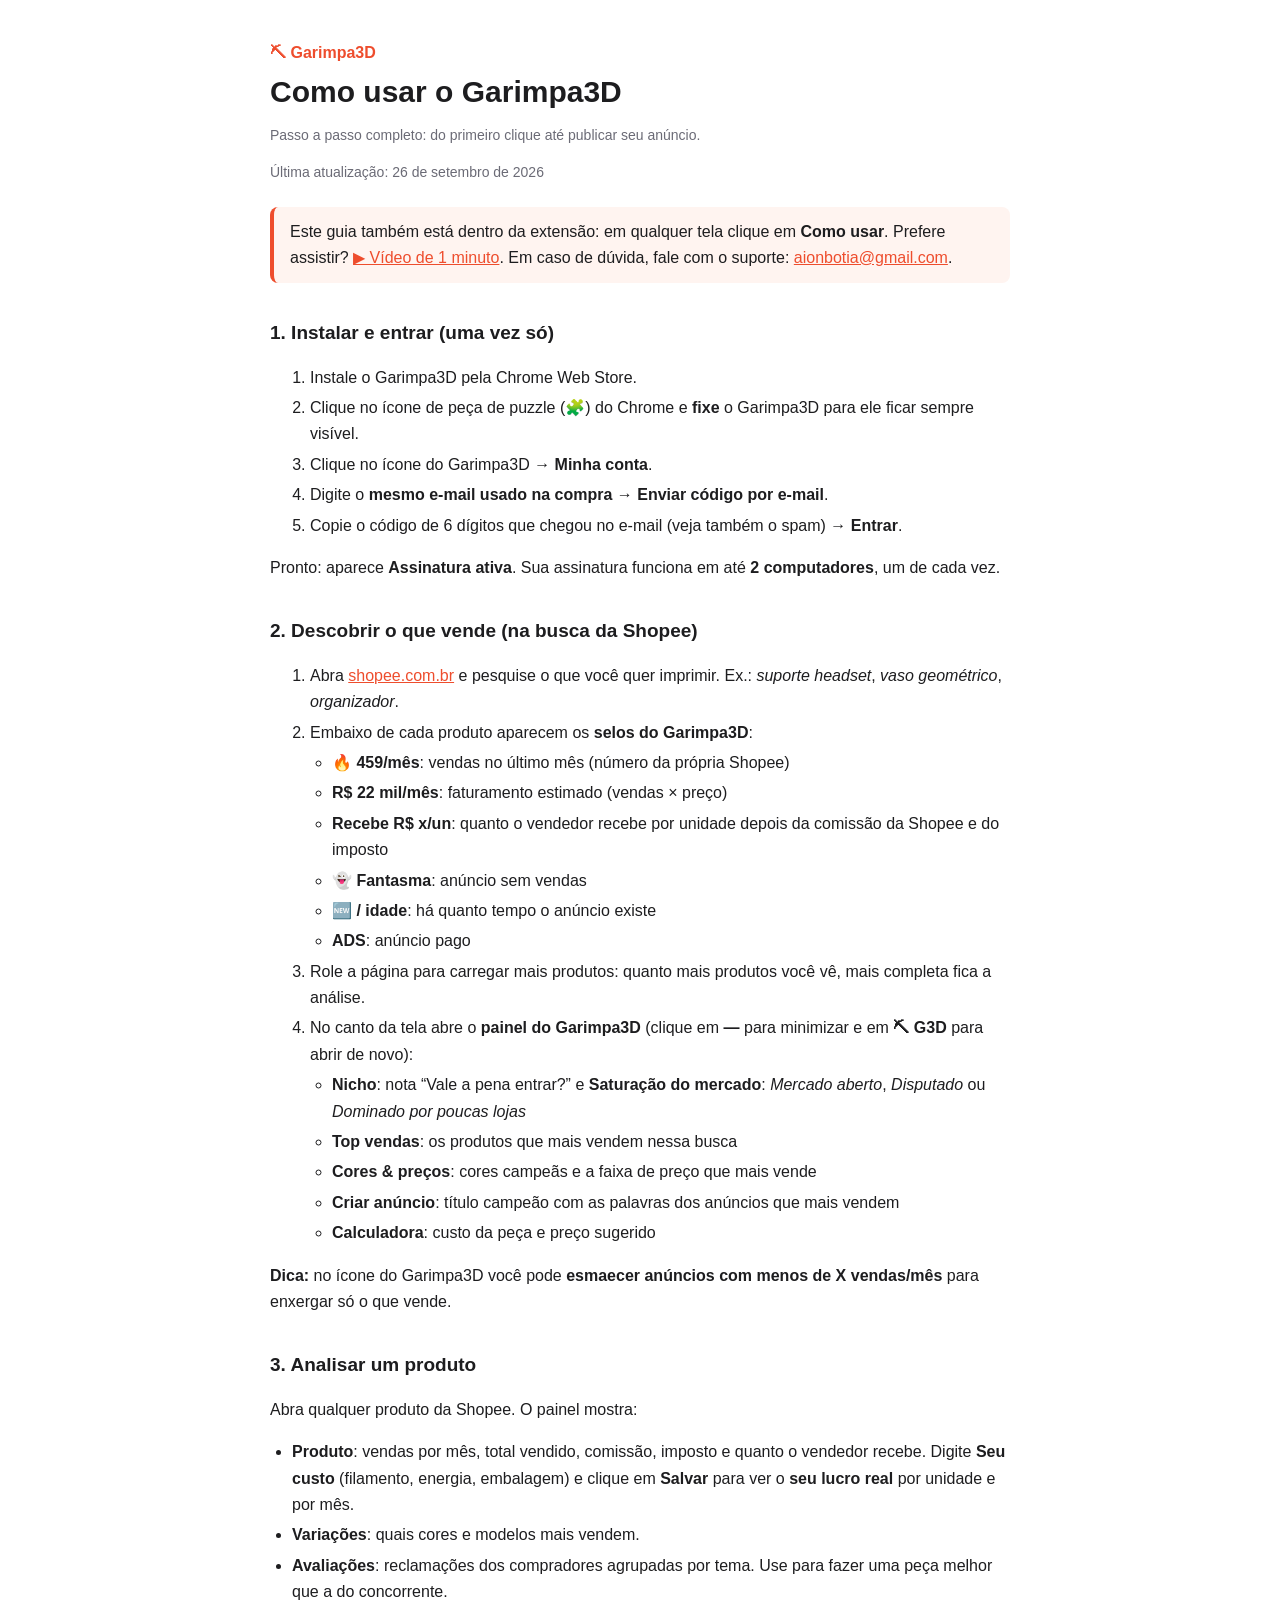
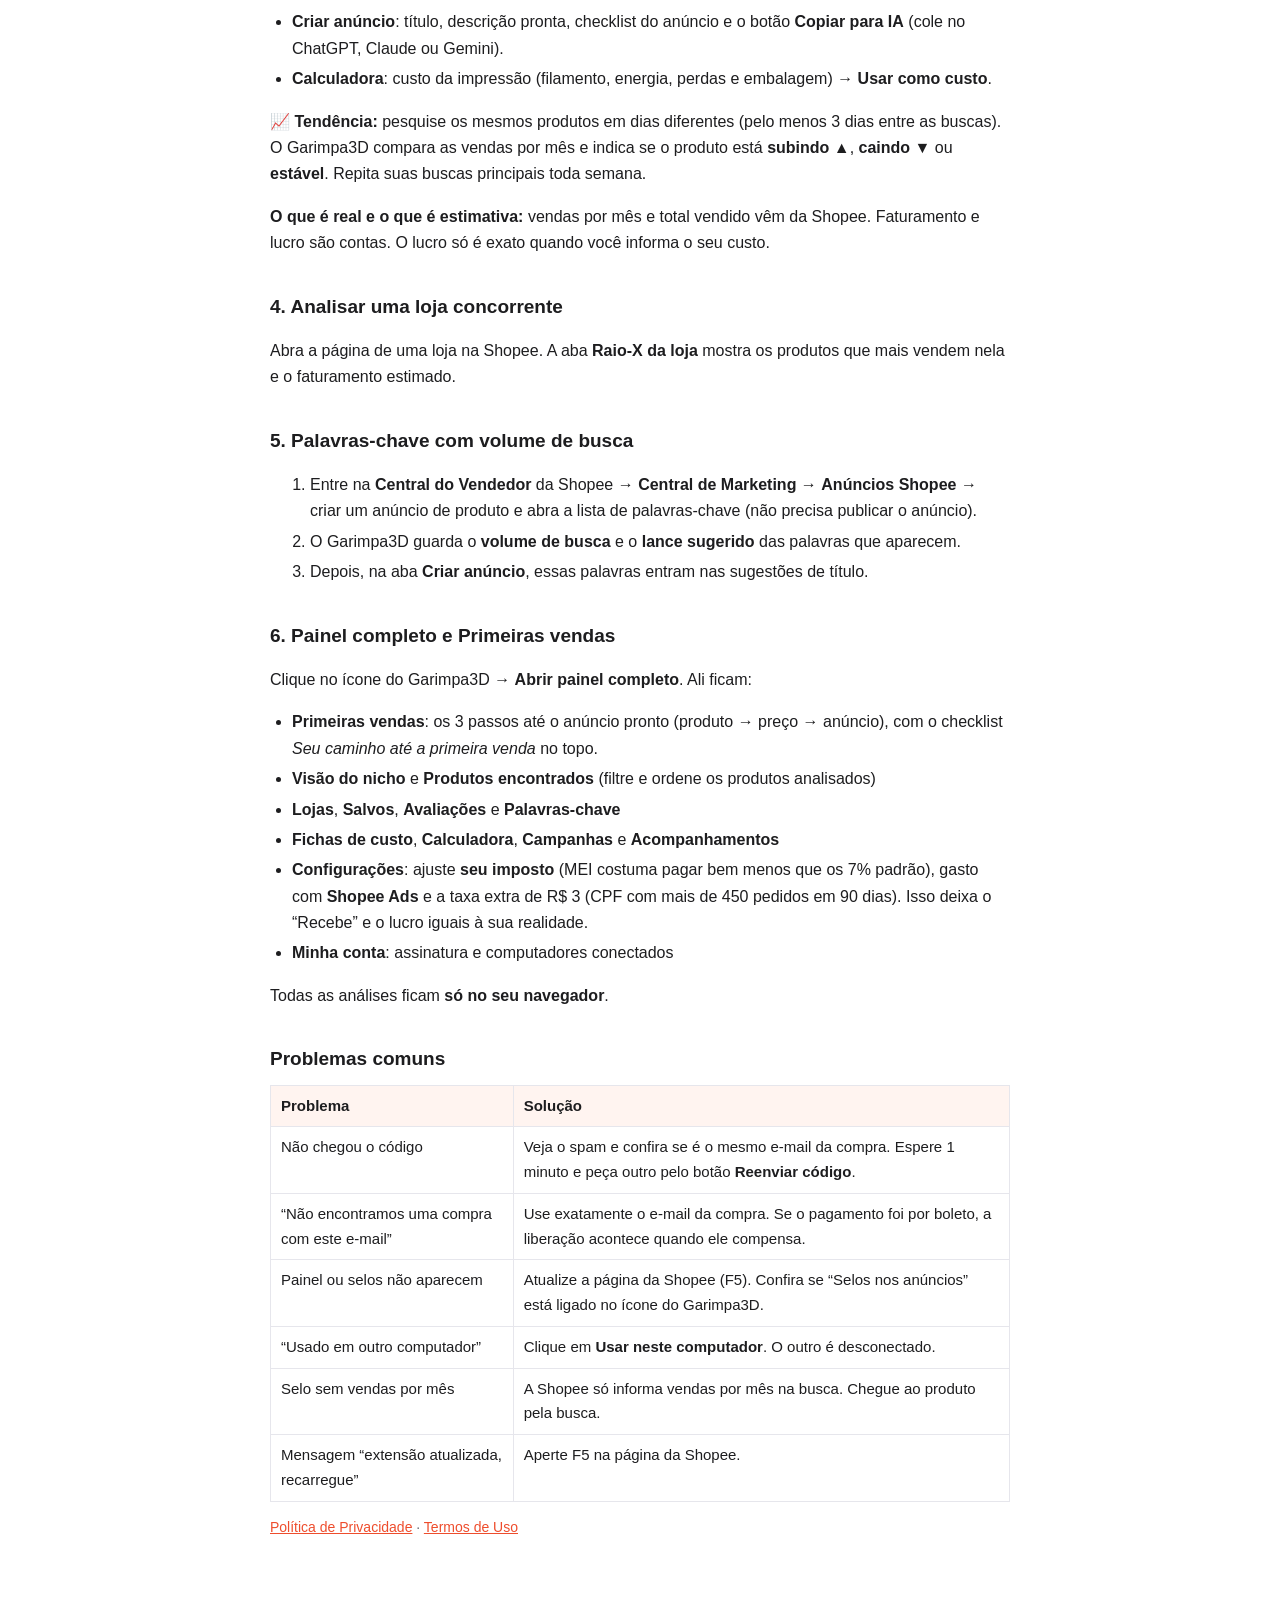
<file: como-usar.html>
<!doctype html>
<html lang="pt-BR">
<head>
  <!-- Meta Pixel -->
  <script>
  !function(f,b,e,v,n,t,s){if(f.fbq)return;n=f.fbq=function(){n.callMethod?
  n.callMethod.apply(n,arguments):n.queue.push(arguments)};if(!f._fbq)f._fbq=n;
  n.push=n;n.loaded=!0;n.version='2.0';n.queue=[];t=b.createElement(e);t.async=!0;
  t.src=v;s=b.getElementsByTagName(e)[0];s.parentNode.insertBefore(t,s)}(window,
  document,'script','https://connect.facebook.net/en_US/fbevents.js');
  fbq('init','2542213162965315');
  fbq('track','PageView');
  </script>
  <noscript><img height="1" width="1" style="display:none" alt=""
  src="https://www.facebook.com/tr?id=2542213162965315&ev=PageView&noscript=1"></noscript>
  <!-- Fim Meta Pixel -->

  <meta charset="utf-8">
  <meta name="viewport" content="width=device-width, initial-scale=1">
  <title>Como usar — Garimpa3D</title>
  <meta name="description" content="Passo a passo do Garimpa3D: instalar, entrar, analisar a Shopee, calcular o preço e criar seu anúncio.">
  <link rel="stylesheet" href="estilo.css">
</head>
<body>
<main>
  <p class="brand">⛏ Garimpa3D</p>
  <h1>Como usar o Garimpa3D</h1>
  <p class="meta">Passo a passo completo: do primeiro clique até publicar seu anúncio.</p>
  <p class="meta">Última atualização: 26 de setembro de 2026</p>

  <div class="aviso">Este guia também está dentro da extensão: em qualquer tela clique em <b>Como usar</b>. Prefere assistir? <a href="videos/garimpa3d-em-1-minuto.mp4">▶ Vídeo de 1 minuto</a>. Em caso de dúvida, fale com o suporte: <a href="mailto:aionbotia@gmail.com">aionbotia@gmail.com</a>.</div>

  <h2>1. Instalar e entrar (uma vez só)</h2>
  <ol>
    <li>Instale o Garimpa3D pela Chrome Web Store.</li>
    <li>Clique no ícone de peça de puzzle (🧩) do Chrome e <b>fixe</b> o Garimpa3D para ele ficar sempre visível.</li>
    <li>Clique no ícone do Garimpa3D → <b>Minha conta</b>.</li>
    <li>Digite o <b>mesmo e-mail usado na compra</b> → <b>Enviar código por e-mail</b>.</li>
    <li>Copie o código de 6 dígitos que chegou no e-mail (veja também o spam) → <b>Entrar</b>.</li>
  </ol>
  <p>Pronto: aparece <b>Assinatura ativa</b>. Sua assinatura funciona em até <b>2 computadores</b>, um de cada vez.</p>

  <h2>2. Descobrir o que vende (na busca da Shopee)</h2>
  <ol>
    <li>Abra <a href="https://shopee.com.br" target="_blank" rel="noopener">shopee.com.br</a> e pesquise o que você quer imprimir. Ex.: <i>suporte headset</i>, <i>vaso geométrico</i>, <i>organizador</i>.</li>
    <li>Embaixo de cada produto aparecem os <b>selos do Garimpa3D</b>:
      <ul>
        <li><b>🔥 459/mês</b>: vendas no último mês (número da própria Shopee)</li>
        <li><b>R$ 22 mil/mês</b>: faturamento estimado (vendas × preço)</li>
        <li><b>Recebe R$ x/un</b>: quanto o vendedor recebe por unidade depois da comissão da Shopee e do imposto</li>
        <li><b>👻 Fantasma</b>: anúncio sem vendas</li>
        <li><b>🆕 / idade</b>: há quanto tempo o anúncio existe</li>
        <li><b>ADS</b>: anúncio pago</li>
      </ul>
    </li>
    <li>Role a página para carregar mais produtos: quanto mais produtos você vê, mais completa fica a análise.</li>
    <li>No canto da tela abre o <b>painel do Garimpa3D</b> (clique em <b>—</b> para minimizar e em <b>⛏ G3D</b> para abrir de novo):
      <ul>
        <li><b>Nicho</b>: nota “Vale a pena entrar?” e <b>Saturação do mercado</b>: <i>Mercado aberto</i>, <i>Disputado</i> ou <i>Dominado por poucas lojas</i></li>
        <li><b>Top vendas</b>: os produtos que mais vendem nessa busca</li>
        <li><b>Cores &amp; preços</b>: cores campeãs e a faixa de preço que mais vende</li>
        <li><b>Criar anúncio</b>: título campeão com as palavras dos anúncios que mais vendem</li>
        <li><b>Calculadora</b>: custo da peça e preço sugerido</li>
      </ul>
    </li>
  </ol>
  <p><b>Dica:</b> no ícone do Garimpa3D você pode <b>esmaecer anúncios com menos de X vendas/mês</b> para enxergar só o que vende.</p>

  <h2>3. Analisar um produto</h2>
  <p>Abra qualquer produto da Shopee. O painel mostra:</p>
  <ul>
    <li><b>Produto</b>: vendas por mês, total vendido, comissão, imposto e quanto o vendedor recebe. Digite <b>Seu custo</b> (filamento, energia, embalagem) e clique em <b>Salvar</b> para ver o <b>seu lucro real</b> por unidade e por mês.</li>
    <li><b>Variações</b>: quais cores e modelos mais vendem.</li>
    <li><b>Avaliações</b>: reclamações dos compradores agrupadas por tema. Use para fazer uma peça melhor que a do concorrente.</li>
    <li><b>Criar anúncio</b>: título, descrição pronta, checklist do anúncio e o botão <b>Copiar para IA</b> (cole no ChatGPT, Claude ou Gemini).</li>
    <li><b>Calculadora</b>: custo da impressão (filamento, energia, perdas e embalagem) → <b>Usar como custo</b>.</li>
  </ul>
  <p><b>📈 Tendência:</b> pesquise os mesmos produtos em dias diferentes (pelo menos 3 dias entre as buscas). O Garimpa3D compara as vendas por mês e indica se o produto está <b>subindo ▲</b>, <b>caindo ▼</b> ou <b>estável</b>. Repita suas buscas principais toda semana.</p>
  <p><b>O que é real e o que é estimativa:</b> vendas por mês e total vendido vêm da Shopee. Faturamento e lucro são contas. O lucro só é exato quando você informa o seu custo.</p>

  <h2>4. Analisar uma loja concorrente</h2>
  <p>Abra a página de uma loja na Shopee. A aba <b>Raio-X da loja</b> mostra os produtos que mais vendem nela e o faturamento estimado.</p>

  <h2>5. Palavras-chave com volume de busca</h2>
  <ol>
    <li>Entre na <b>Central do Vendedor</b> da Shopee → <b>Central de Marketing</b> → <b>Anúncios Shopee</b> → criar um anúncio de produto e abra a lista de palavras-chave (não precisa publicar o anúncio).</li>
    <li>O Garimpa3D guarda o <b>volume de busca</b> e o <b>lance sugerido</b> das palavras que aparecem.</li>
    <li>Depois, na aba <b>Criar anúncio</b>, essas palavras entram nas sugestões de título.</li>
  </ol>

  <h2>6. Painel completo e Primeiras vendas</h2>
  <p>Clique no ícone do Garimpa3D → <b>Abrir painel completo</b>. Ali ficam:</p>
  <ul>
    <li><b>Primeiras vendas</b>: os 3 passos até o anúncio pronto (produto → preço → anúncio), com o checklist <i>Seu caminho até a primeira venda</i> no topo.</li>
    <li><b>Visão do nicho</b> e <b>Produtos encontrados</b> (filtre e ordene os produtos analisados)</li>
    <li><b>Lojas</b>, <b>Salvos</b>, <b>Avaliações</b> e <b>Palavras-chave</b></li>
    <li><b>Fichas de custo</b>, <b>Calculadora</b>, <b>Campanhas</b> e <b>Acompanhamentos</b></li>
    <li><b>Configurações</b>: ajuste <b>seu imposto</b> (MEI costuma pagar bem menos que os 7% padrão), gasto com <b>Shopee Ads</b> e a taxa extra de R$ 3 (CPF com mais de 450 pedidos em 90 dias). Isso deixa o “Recebe” e o lucro iguais à sua realidade.</li>
    <li><b>Minha conta</b>: assinatura e computadores conectados</li>
  </ul>
  <p>Todas as análises ficam <b>só no seu navegador</b>.</p>

  <h2>Problemas comuns</h2>
  <table>
    <tr><th>Problema</th><th>Solução</th></tr>
    <tr><td>Não chegou o código</td><td>Veja o spam e confira se é o mesmo e-mail da compra. Espere 1 minuto e peça outro pelo botão <b>Reenviar código</b>.</td></tr>
    <tr><td>“Não encontramos uma compra com este e-mail”</td><td>Use exatamente o e-mail da compra. Se o pagamento foi por boleto, a liberação acontece quando ele compensa.</td></tr>
    <tr><td>Painel ou selos não aparecem</td><td>Atualize a página da Shopee (F5). Confira se “Selos nos anúncios” está ligado no ícone do Garimpa3D.</td></tr>
    <tr><td>“Usado em outro computador”</td><td>Clique em <b>Usar neste computador</b>. O outro é desconectado.</td></tr>
    <tr><td>Selo sem vendas por mês</td><td>A Shopee só informa vendas por mês na busca. Chegue ao produto pela busca.</td></tr>
    <tr><td>Mensagem “extensão atualizada, recarregue”</td><td>Aperte F5 na página da Shopee.</td></tr>
  </table>

  <p class="meta"><a href="privacidade.html">Política de Privacidade</a> · <a href="termos.html">Termos de Uso</a></p>
</main>
</body>
</html>
</file>
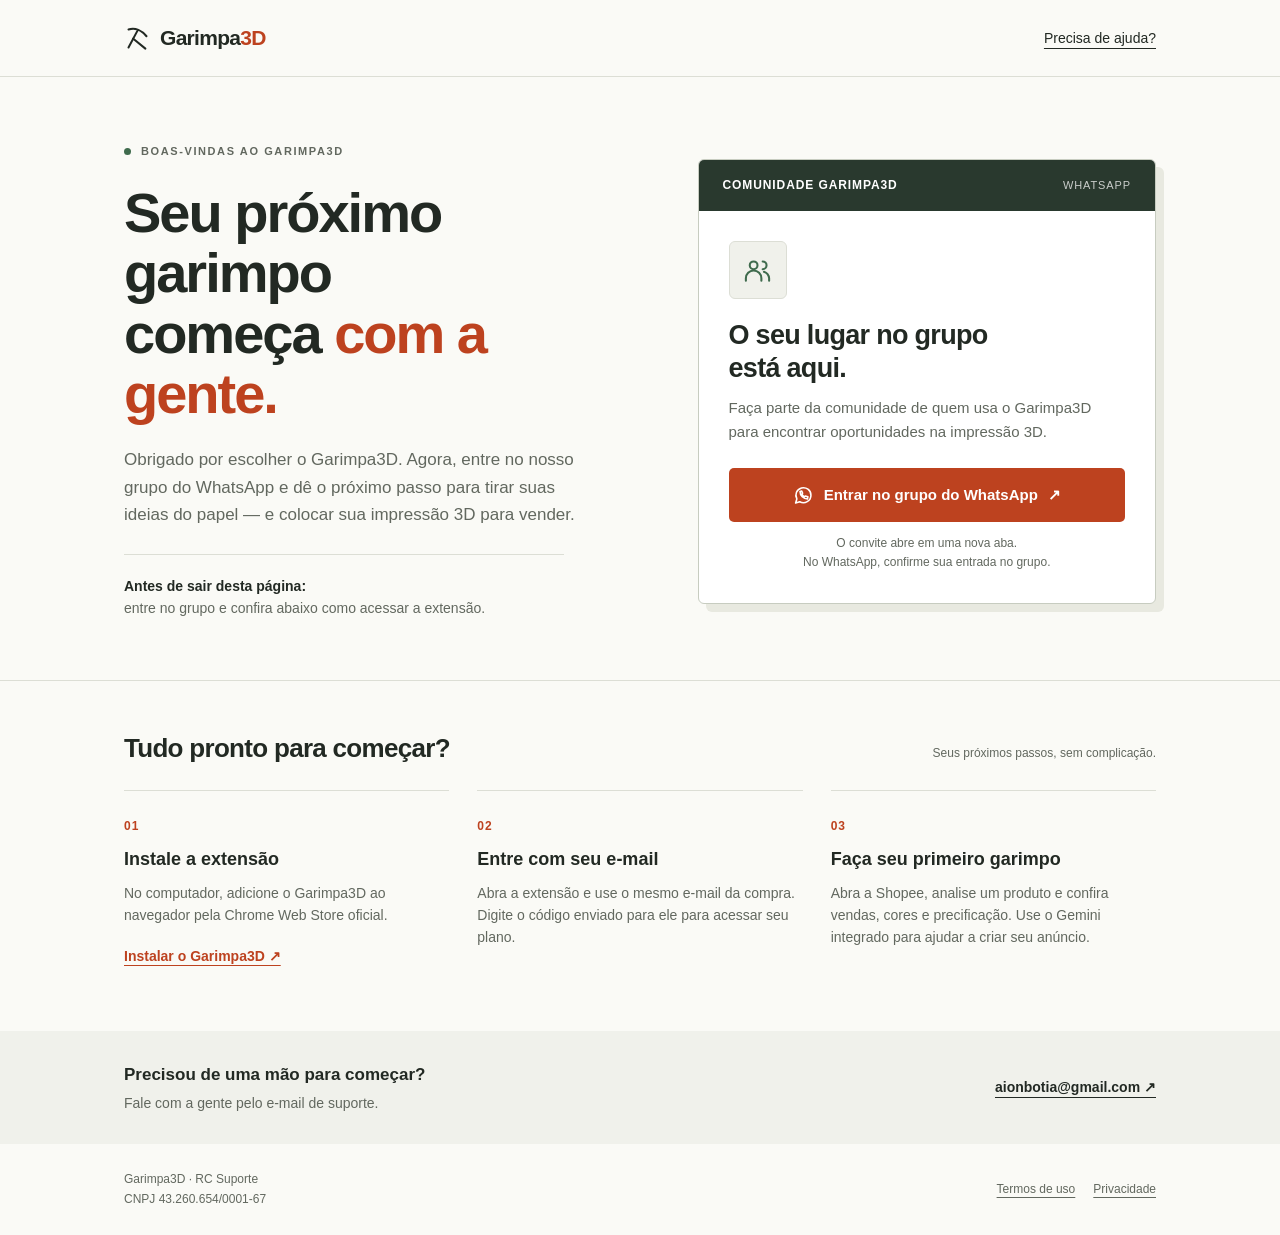
<file: obrigado.html>
<!doctype html>
<html lang="pt-BR">
<head>
  <!-- Meta Pixel -->
  <script>
  !function(f,b,e,v,n,t,s){if(f.fbq)return;n=f.fbq=function(){n.callMethod?
  n.callMethod.apply(n,arguments):n.queue.push(arguments)};if(!f._fbq)f._fbq=n;
  n.push=n;n.loaded=!0;n.version='2.0';n.queue=[];t=b.createElement(e);t.async=!0;
  t.src=v;s=b.getElementsByTagName(e)[0];s.parentNode.insertBefore(t,s)}(window,
  document,'script','https://connect.facebook.net/en_US/fbevents.js');
  fbq('init','2542213162965315');
  fbq('track','PageView');
  </script>
  <noscript><img height="1" width="1" style="display:none" alt=""
  src="https://www.facebook.com/tr?id=2542213162965315&ev=PageView&noscript=1"></noscript>
  <!-- Fim Meta Pixel -->

  <meta charset="utf-8">
  <meta name="viewport" content="width=device-width,initial-scale=1">
  <meta name="robots" content="noindex,nofollow">
  <meta name="theme-color" content="#fafaf6">
  <title>Boas-vindas ao Garimpa3D</title>
  <style>
    :root{--ink:#222923;--muted:#62685f;--line:#dcded5;--soft:#f0f1eb;--accent:#bd421f;--good:#3f6b4d;--bg:#fafaf6;--forest:#29392e}
    *{box-sizing:border-box}body{margin:0;background:var(--bg);color:var(--ink);font:17px/1.6 -apple-system,"Segoe UI",Roboto,Arial,sans-serif}a{color:inherit}a:focus-visible,summary:focus-visible{outline:3px solid var(--accent);outline-offset:5px}.wrap{width:min(1080px,100%);margin:auto;padding:0 24px}header{border-bottom:1px solid var(--line)}header .wrap{min-height:76px;display:flex;align-items:center;justify-content:space-between;gap:20px}.logo{display:inline-flex;align-items:center;gap:9px;text-decoration:none;font-size:21px;font-weight:800;letter-spacing:-.7px}.logo span{color:var(--accent)}.logo svg{width:27px;height:27px}.support{font-size:14px;text-underline-offset:5px}.hero{padding:66px 0 60px;border-bottom:1px solid var(--line)}.hero-grid{display:grid;grid-template-columns:1.12fr 1fr;gap:60px;align-items:center}.eyebrow{font-size:11px;letter-spacing:1.6px;font-weight:700;text-transform:uppercase;color:var(--muted);display:flex;gap:10px;align-items:center}.eyebrow:before{content:"";width:7px;height:7px;background:var(--good);border-radius:50%;flex:none}h1{font-size:clamp(38px,4.6vw,56px);line-height:1.08;letter-spacing:-2px;margin:22px 0;font-weight:750}h1 em{font-style:normal;color:var(--accent)}.lead{font-size:17px;color:var(--muted);margin:0;max-width:480px}.welcome-note{margin:26px 0 0;padding-top:20px;border-top:1px solid var(--line);font-size:14px;color:var(--muted);max-width:440px}.welcome-note b{color:var(--ink)}.invite{background:#fff;border:1px solid #c7ccc0;border-radius:6px;box-shadow:8px 8px 0 #e8e9e0;overflow:hidden}.invite-top{background:var(--forest);color:#fff;padding:16px 24px;display:flex;justify-content:space-between;align-items:center;font-size:12px;letter-spacing:.9px}.invite-top span:last-child{opacity:.75;font-size:11px}.invite-body{padding:30px}.group-icon{width:58px;height:58px;border:1px solid var(--line);border-radius:6px;display:grid;place-items:center;color:var(--good);background:var(--soft);margin-bottom:20px}.group-icon svg{width:31px;height:31px}h2{font-size:27px;line-height:1.2;letter-spacing:-.7px;margin:0 0 12px}.invite p{font-size:15px;color:var(--muted);margin:0 0 24px}.btn{display:flex;justify-content:center;align-items:center;gap:10px;padding:15px 18px;background:var(--accent);color:#fff;border-radius:5px;text-decoration:none;font-weight:700;font-size:15px;min-height:52px;transition:background .15s}.btn:hover{background:#9e3518}.btn svg{width:21px;height:21px;flex:none}.invite .micro{font-size:12px;text-align:center;line-height:1.6;margin:12px 0 0}.start{padding:52px 0 58px}.section-head{display:flex;justify-content:space-between;gap:20px;align-items:baseline;margin-bottom:26px}.section-head h2{font-size:26px;margin:0}.section-head span{font-size:12px;color:var(--muted)}.steps{display:grid;grid-template-columns:repeat(3,1fr);gap:28px;list-style:none;margin:0;padding:0}.step{border-top:1px solid var(--line);padding-top:20px}.number{font-size:12px;font-weight:800;letter-spacing:1px;color:var(--accent)}h3{font-size:18px;line-height:1.3;margin:10px 0}.step p{font-size:14px;color:var(--muted);margin:0 0 14px}.text-link{color:var(--accent);font-weight:700;text-underline-offset:4px;font-size:14px;display:inline-block;padding:5px 0}.help{background:var(--soft);padding:30px 0}.help .wrap{display:flex;justify-content:space-between;align-items:center;gap:24px}.help strong{font-size:17px}.help p{font-size:14px;color:var(--muted);margin:4px 0 0}.help a{white-space:nowrap;font-size:14px;font-weight:650;text-underline-offset:5px}footer{padding:26px 0;color:var(--muted);font-size:12px}.footer-row{display:flex;gap:20px;justify-content:space-between;align-items:center}.footer-links{display:flex;gap:18px}footer a{text-underline-offset:4px}
    @media(max-width:800px){.hero-grid{grid-template-columns:1fr;gap:32px}.hero{padding:40px 0}.lead{max-width:600px}.welcome-note{max-width:none}.invite-body{padding:26px}.steps{grid-template-columns:1fr;gap:20px}.step{display:grid;grid-template-columns:34px 1fr;column-gap:10px}.number{grid-row:1/4;padding-top:3px}.step h3{margin:0 0 8px}.step p,.step a{grid-column:2}.section-head{display:block}.section-head span{display:block;margin-top:8px}.start{padding:36px 0}.help .wrap{align-items:flex-start;flex-direction:column;gap:14px}.footer-row{align-items:flex-start;flex-direction:column;gap:12px}h1{max-width:560px}.invite{max-width:560px;width:100%}}
    @media(max-width:380px){.wrap{padding:0 18px}.logo{font-size:19px}.support{font-size:12px}.invite-body{padding:22px 18px}.invite-top{padding:14px 18px}.btn{font-size:14px}h1{font-size:36px}}
  </style>
</head>
<body>
  <header><div class="wrap"><a class="logo" href="https://garimpa3d.vercel.app/" aria-label="Garimpa3D — página inicial"><svg viewBox="0 0 24 24" fill="none" stroke="currentColor" stroke-width="1.8" stroke-linecap="round" aria-hidden="true"><path d="M4 4c6-2 12 1 16 6M12 5 4 20M8 12l11 9"/></svg><b>Garimpa<span>3D</span></b></a><a class="support" href="mailto:aionbotia@gmail.com">Precisa de ajuda?</a></div></header>
  <main>
    <section class="hero" aria-labelledby="welcome-title"><div class="wrap hero-grid">
      <div><div class="eyebrow">Boas-vindas ao Garimpa3D</div><h1 id="welcome-title">Seu próximo garimpo<br>começa <em>com a gente.</em></h1><p class="lead">Obrigado por escolher o Garimpa3D. Agora, entre no nosso grupo do WhatsApp e dê o próximo passo para tirar suas ideias do papel — e colocar sua impressão 3D para vender.</p><p class="welcome-note"><b>Antes de sair desta página:</b><br>entre no grupo e confira abaixo como acessar a extensão.</p></div>
      <aside class="invite" aria-labelledby="group-title"><div class="invite-top"><strong>COMUNIDADE GARIMPA3D</strong><span>WHATSAPP</span></div><div class="invite-body"><div class="group-icon"><svg viewBox="0 0 24 24" fill="none" stroke="currentColor" stroke-width="1.6" stroke-linecap="round" stroke-linejoin="round" aria-hidden="true"><circle cx="9" cy="8" r="3"/><path d="M3 20v-2a6 6 0 0 1 12 0v2M16 5a3 3 0 0 1 0 6M21 20v-2a6 6 0 0 0-4-5"/></svg></div><h2 id="group-title">O seu lugar no grupo<br>está aqui.</h2><p>Faça parte da comunidade de quem usa o Garimpa3D para encontrar oportunidades na impressão 3D.</p><a class="btn" href="https://chat.whatsapp.com/JICFPAUMwAy32xRD8o6S7R?s=cl&amp;p=i&amp;mlu=0&amp;ilr=4" target="_blank" rel="noopener noreferrer"><svg viewBox="0 0 24 24" fill="none" stroke="currentColor" stroke-width="1.8" stroke-linejoin="round" aria-hidden="true"><path d="M20.5 11.6a8.6 8.6 0 0 1-12.8 7.5L3 20.5l1.4-4.6a8.6 8.6 0 1 1 16.1-4.3Z"/><path d="M8 7.5c0 4.5 4 8.5 8.5 8.5l.5-2.5-3-1-1 1a8 8 0 0 1-3-3l1-1-1-2.5Z"/></svg>Entrar no grupo do WhatsApp <span aria-hidden="true">↗</span></a><p class="micro">O convite abre em uma nova aba.<br>No WhatsApp, confirme sua entrada no grupo.</p></div></aside>
    </div></section>
    <section class="start" aria-labelledby="start-title"><div class="wrap"><div class="section-head"><h2 id="start-title">Tudo pronto para começar?</h2><span>Seus próximos passos, sem complicação.</span></div><ol class="steps"><li class="step"><span class="number">01</span><h3>Instale a extensão</h3><p>No computador, adicione o Garimpa3D ao navegador pela Chrome Web Store oficial.</p><a class="text-link" href="https://chromewebstore.google.com/detail/garimpa3d-%E2%80%93-an%C3%A1lise-para/jiiohhjnhpomgkfofaogiedilaioimec?hl=pt-BR" target="_blank" rel="noopener noreferrer">Instalar o Garimpa3D ↗</a></li><li class="step"><span class="number">02</span><h3>Entre com seu e-mail</h3><p>Abra a extensão e use o mesmo e-mail da compra. Digite o código enviado para ele para acessar seu plano.</p></li><li class="step"><span class="number">03</span><h3>Faça seu primeiro garimpo</h3><p>Abra a Shopee, analise um produto e confira vendas, cores e precificação. Use o Gemini integrado para ajudar a criar seu anúncio.</p></li></ol></div></section>
    <section class="help" aria-label="Suporte"><div class="wrap"><div><strong>Precisou de uma mão para começar?</strong><p>Fale com a gente pelo e-mail de suporte.</p></div><a href="mailto:aionbotia@gmail.com">aionbotia@gmail.com ↗</a></div></section>
  </main>
  <footer><div class="wrap footer-row"><span>Garimpa3D · RC Suporte<br>CNPJ 43.260.654/0001-67</span><nav class="footer-links" aria-label="Informações legais"><a href="https://garimpa3d.vercel.app/termos.html">Termos de uso</a><a href="https://garimpa3d.vercel.app/privacidade.html">Privacidade</a></nav></div></footer>
</body>
</html>
</file>
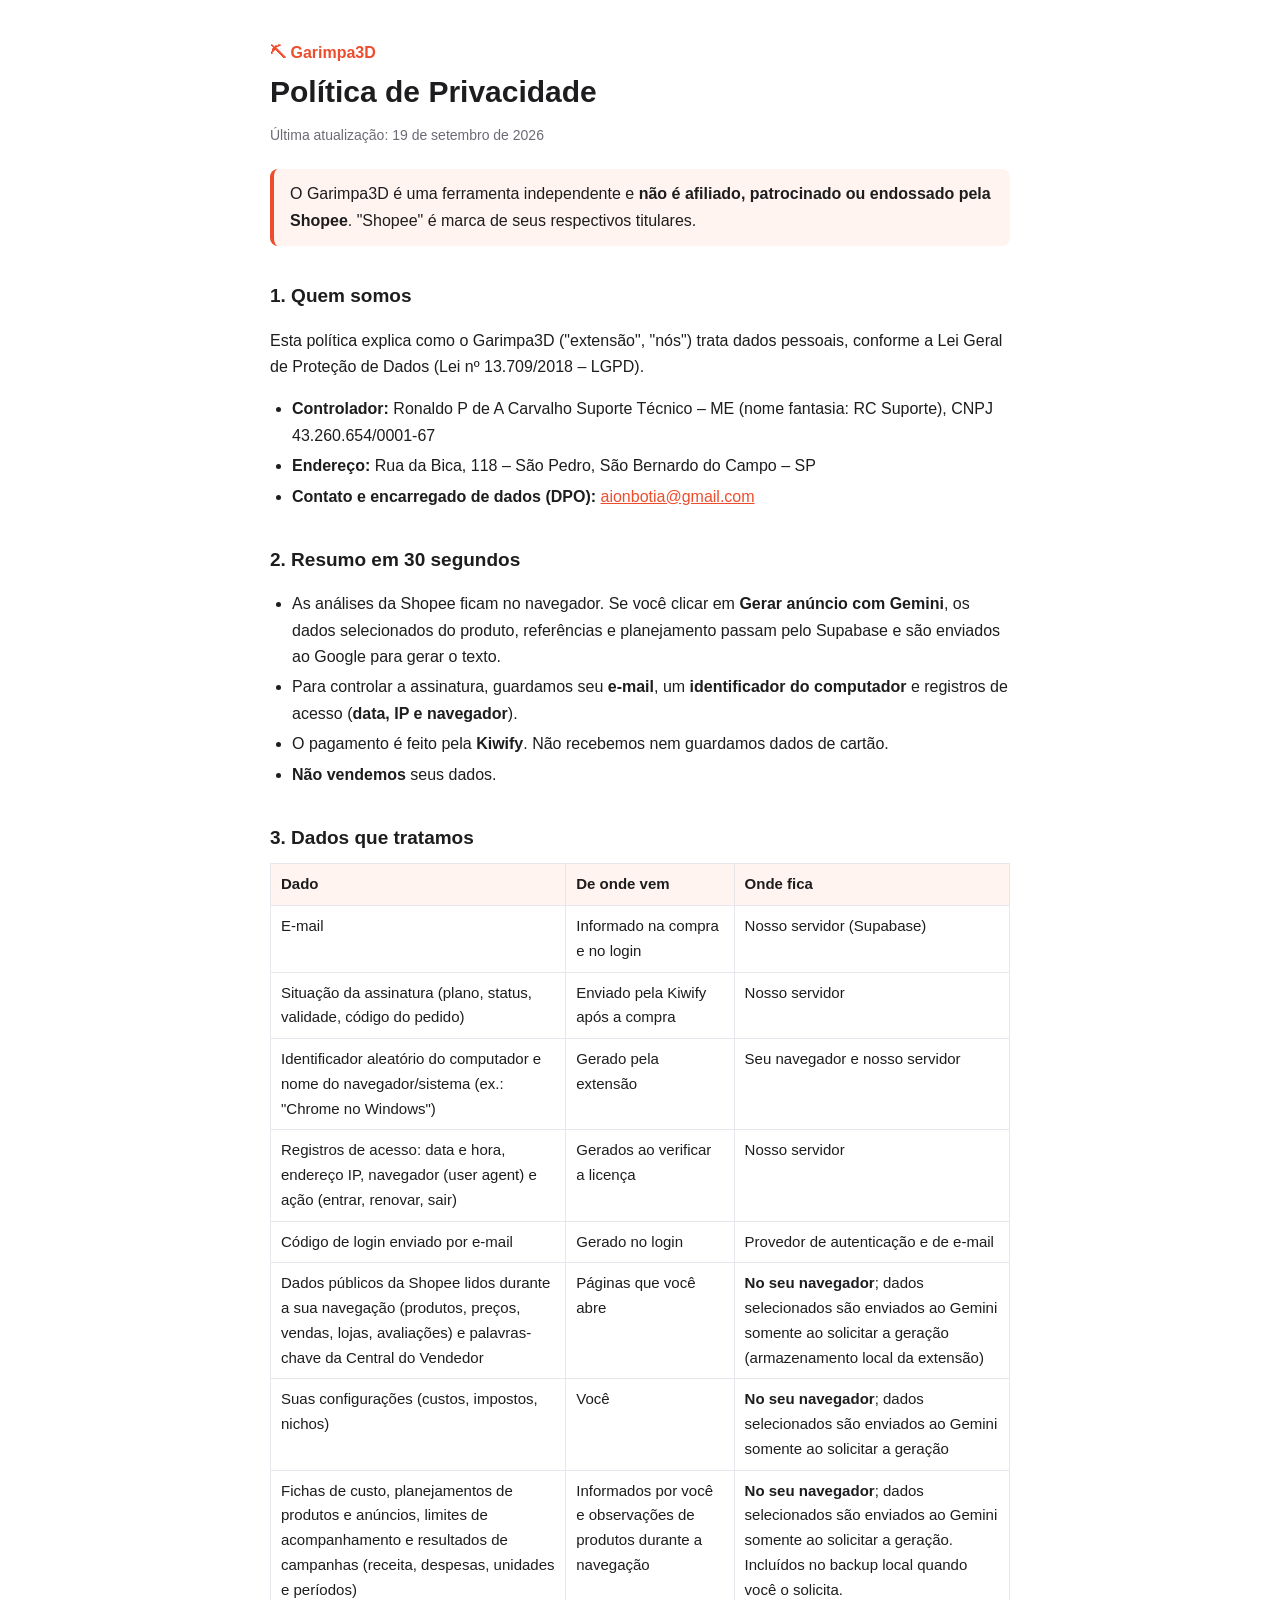
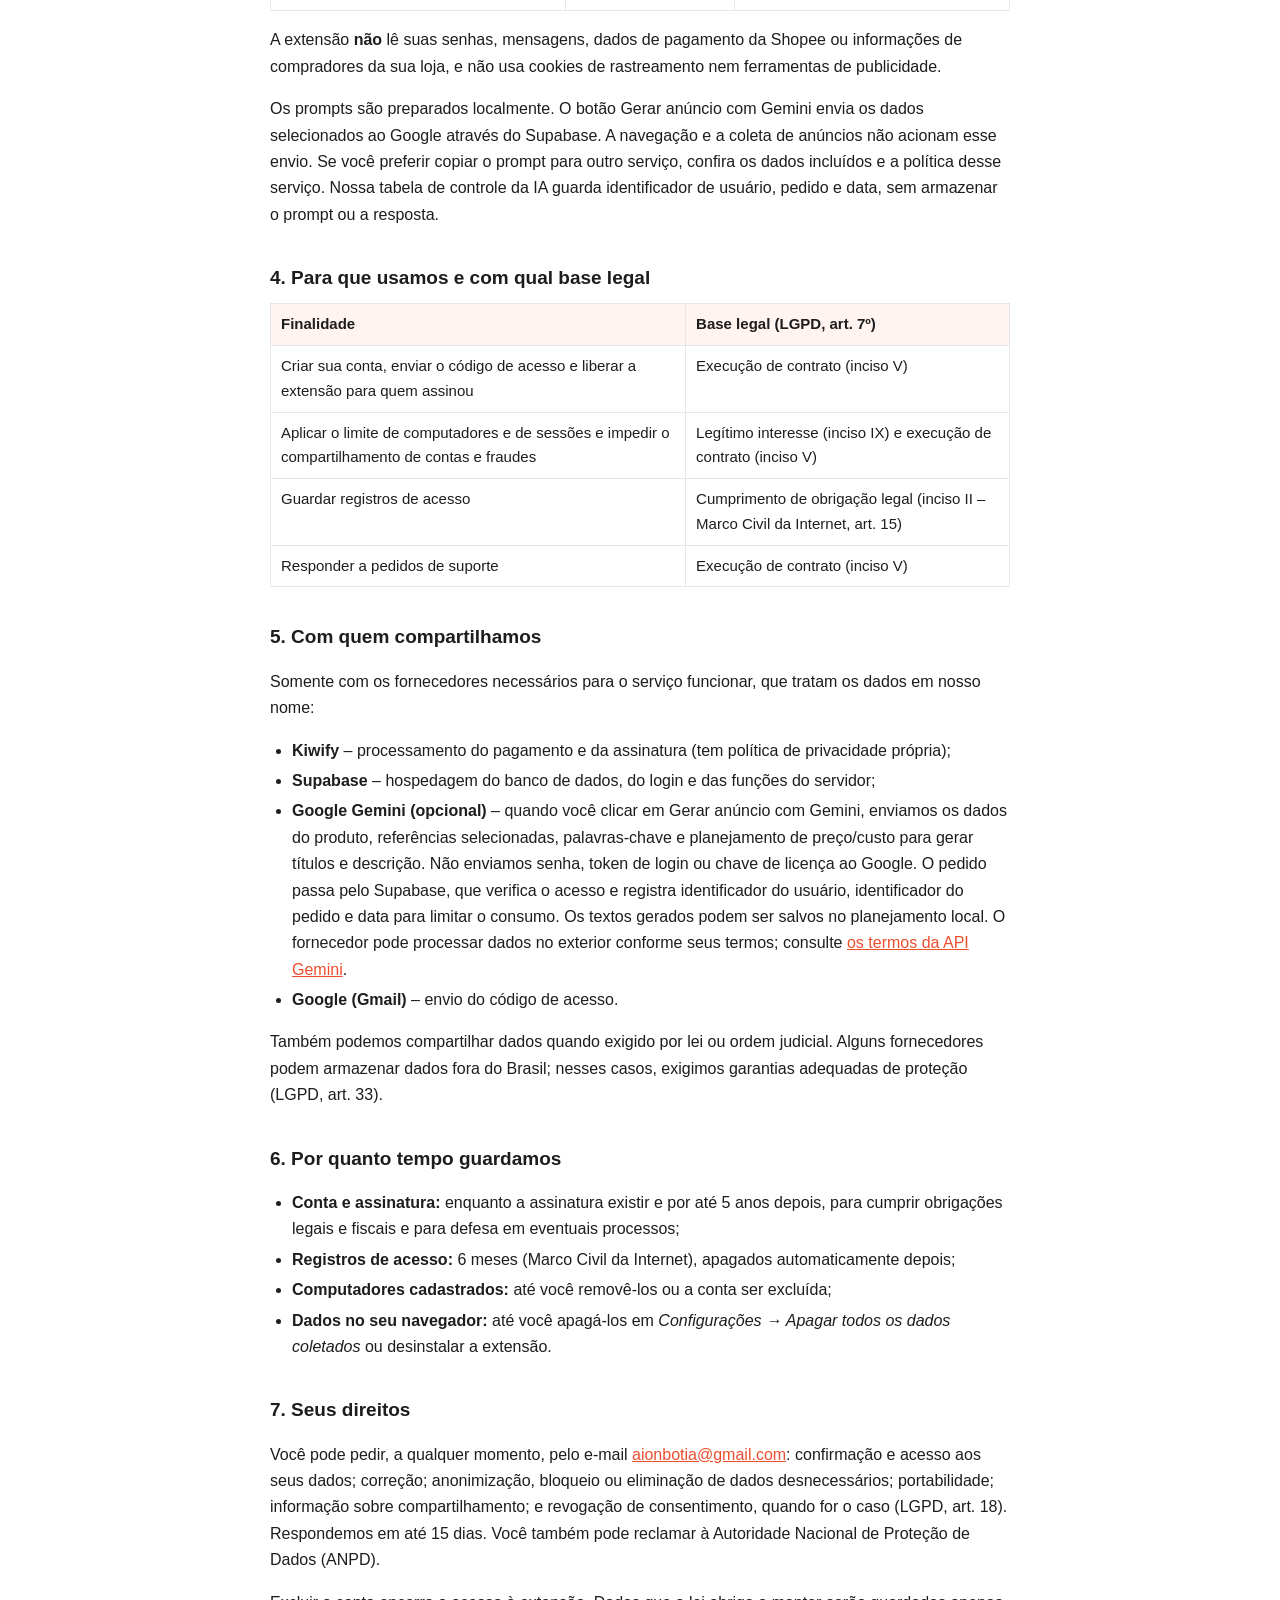
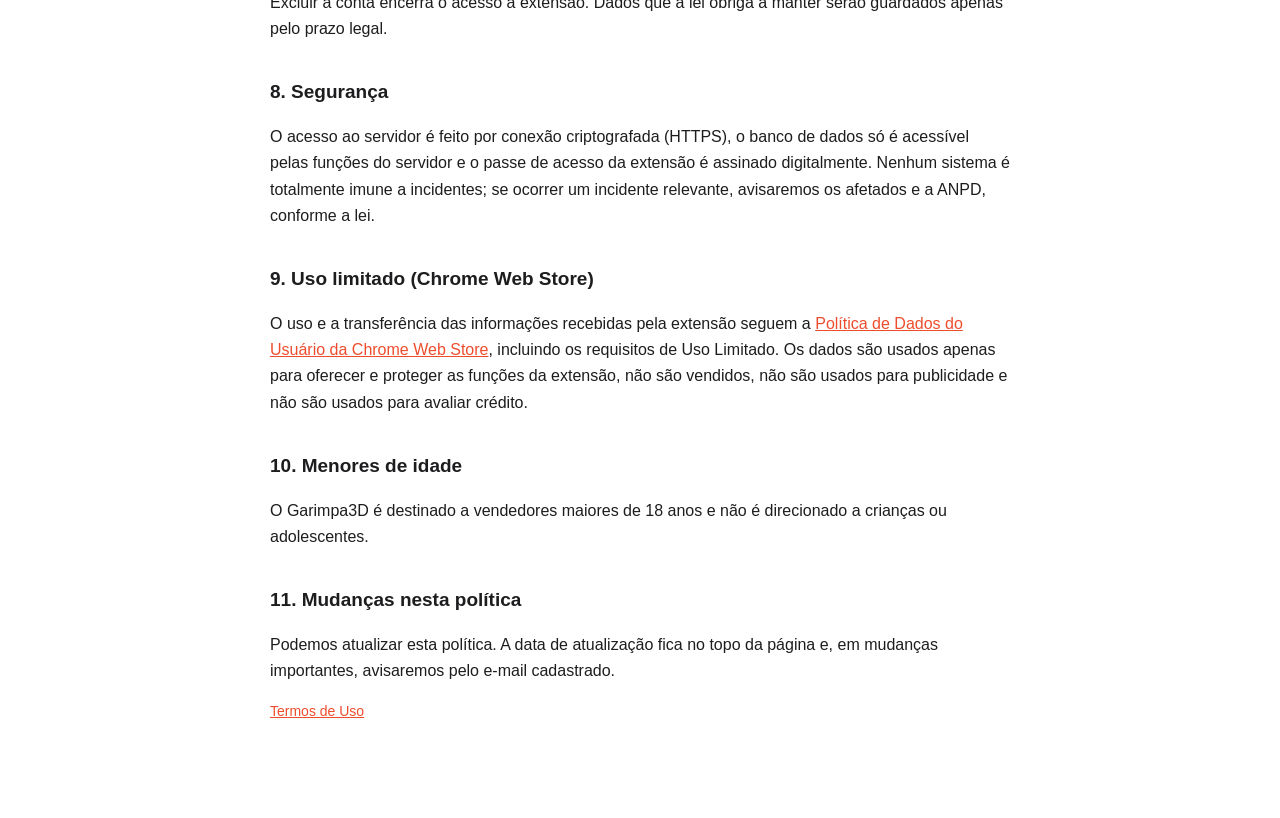
<file: privacidade.html>
<!doctype html>
<html lang="pt-BR">
<head>
  <!-- Meta Pixel -->
  <script>
  !function(f,b,e,v,n,t,s){if(f.fbq)return;n=f.fbq=function(){n.callMethod?
  n.callMethod.apply(n,arguments):n.queue.push(arguments)};if(!f._fbq)f._fbq=n;
  n.push=n;n.loaded=!0;n.version='2.0';n.queue=[];t=b.createElement(e);t.async=!0;
  t.src=v;s=b.getElementsByTagName(e)[0];s.parentNode.insertBefore(t,s)}(window,
  document,'script','https://connect.facebook.net/en_US/fbevents.js');
  fbq('init','2542213162965315');
  fbq('track','PageView');
  </script>
  <noscript><img height="1" width="1" style="display:none" alt=""
  src="https://www.facebook.com/tr?id=2542213162965315&ev=PageView&noscript=1"></noscript>
  <!-- Fim Meta Pixel -->

  <meta charset="utf-8">
  <meta name="viewport" content="width=device-width, initial-scale=1">
  <title>Política de Privacidade – Garimpa3D</title>
  <link rel="canonical" href="https://garimpa3d.vercel.app/privacidade">
  <link rel="icon" href="/favicon.svg" type="image/svg+xml">
  <link rel="stylesheet" href="estilo.css">
</head>
<body>
<main>
  <p class="brand">⛏ Garimpa3D</p>
  <h1>Política de Privacidade</h1>
  <p class="meta">Última atualização: 19 de setembro de 2026</p>

  <div class="aviso">O Garimpa3D é uma ferramenta independente e <b>não é afiliado, patrocinado ou endossado pela Shopee</b>. "Shopee" é marca de seus respectivos titulares.</div>

  <h2>1. Quem somos</h2>
  <p>Esta política explica como o Garimpa3D ("extensão", "nós") trata dados pessoais, conforme a Lei Geral de Proteção de Dados (Lei nº 13.709/2018 – LGPD).</p>
  <ul>
    <li><b>Controlador:</b> Ronaldo P de A Carvalho Suporte Técnico – ME (nome fantasia: RC Suporte), CNPJ 43.260.654/0001-67</li>
    <li><b>Endereço:</b> Rua da Bica, 118 – São Pedro, São Bernardo do Campo – SP</li>
    <li><b>Contato e encarregado de dados (DPO):</b> <a href="mailto:aionbotia@gmail.com">aionbotia@gmail.com</a></li>
  </ul>

  <h2>2. Resumo em 30 segundos</h2>
  <ul>
    <li>As análises da Shopee ficam no navegador. Se você clicar em <b>Gerar anúncio com Gemini</b>, os dados selecionados do produto, referências e planejamento passam pelo Supabase e são enviados ao Google para gerar o texto.</li>
    <li>Para controlar a assinatura, guardamos seu <b>e-mail</b>, um <b>identificador do computador</b> e registros de acesso (<b>data, IP e navegador</b>).</li>
    <li>O pagamento é feito pela <b>Kiwify</b>. Não recebemos nem guardamos dados de cartão.</li>
    <li><b>Não vendemos</b> seus dados.</li>
  </ul>

  <h2>3. Dados que tratamos</h2>
  <table>
    <tr><th>Dado</th><th>De onde vem</th><th>Onde fica</th></tr>
    <tr><td>E-mail</td><td>Informado na compra e no login</td><td>Nosso servidor (Supabase)</td></tr>
    <tr><td>Situação da assinatura (plano, status, validade, código do pedido)</td><td>Enviado pela Kiwify após a compra</td><td>Nosso servidor</td></tr>
    <tr><td>Identificador aleatório do computador e nome do navegador/sistema (ex.: "Chrome no Windows")</td><td>Gerado pela extensão</td><td>Seu navegador e nosso servidor</td></tr>
    <tr><td>Registros de acesso: data e hora, endereço IP, navegador (user agent) e ação (entrar, renovar, sair)</td><td>Gerados ao verificar a licença</td><td>Nosso servidor</td></tr>
    <tr><td>Código de login enviado por e-mail</td><td>Gerado no login</td><td>Provedor de autenticação e de e-mail</td></tr>
    <tr><td>Dados públicos da Shopee lidos durante a sua navegação (produtos, preços, vendas, lojas, avaliações) e palavras-chave da Central do Vendedor</td><td>Páginas que você abre</td><td><b>No seu navegador</b>; dados selecionados são enviados ao Gemini somente ao solicitar a geração (armazenamento local da extensão)</td></tr>
    <tr><td>Suas configurações (custos, impostos, nichos)</td><td>Você</td><td><b>No seu navegador</b>; dados selecionados são enviados ao Gemini somente ao solicitar a geração</td></tr>
    <tr><td>Fichas de custo, planejamentos de produtos e anúncios, limites de acompanhamento e resultados de campanhas (receita, despesas, unidades e períodos)</td><td>Informados por você e observações de produtos durante a navegação</td><td><b>No seu navegador</b>; dados selecionados são enviados ao Gemini somente ao solicitar a geração. Incluídos no backup local quando você o solicita.</td></tr>
  </table>
  <p>A extensão <b>não</b> lê suas senhas, mensagens, dados de pagamento da Shopee ou informações de compradores da sua loja, e não usa cookies de rastreamento nem ferramentas de publicidade.</p>
  <p>Os prompts são preparados localmente. O botão Gerar anúncio com Gemini envia os dados selecionados ao Google através do Supabase. A navegação e a coleta de anúncios não acionam esse envio. Se você preferir copiar o prompt para outro serviço, confira os dados incluídos e a política desse serviço. Nossa tabela de controle da IA guarda identificador de usuário, pedido e data, sem armazenar o prompt ou a resposta.</p>

  <h2>4. Para que usamos e com qual base legal</h2>
  <table>
    <tr><th>Finalidade</th><th>Base legal (LGPD, art. 7º)</th></tr>
    <tr><td>Criar sua conta, enviar o código de acesso e liberar a extensão para quem assinou</td><td>Execução de contrato (inciso V)</td></tr>
    <tr><td>Aplicar o limite de computadores e de sessões e impedir o compartilhamento de contas e fraudes</td><td>Legítimo interesse (inciso IX) e execução de contrato (inciso V)</td></tr>
    <tr><td>Guardar registros de acesso</td><td>Cumprimento de obrigação legal (inciso II – Marco Civil da Internet, art. 15)</td></tr>
    <tr><td>Responder a pedidos de suporte</td><td>Execução de contrato (inciso V)</td></tr>
  </table>

  <h2>5. Com quem compartilhamos</h2>
  <p>Somente com os fornecedores necessários para o serviço funcionar, que tratam os dados em nosso nome:</p>
  <ul>
    <li><b>Kiwify</b> – processamento do pagamento e da assinatura (tem política de privacidade própria);</li>
    <li><b>Supabase</b> – hospedagem do banco de dados, do login e das funções do servidor;</li>
    <li><b>Google Gemini (opcional)</b> – quando você clicar em Gerar anúncio com Gemini, enviamos os dados do produto, referências selecionadas, palavras-chave e planejamento de preço/custo para gerar títulos e descrição. Não enviamos senha, token de login ou chave de licença ao Google. O pedido passa pelo Supabase, que verifica o acesso e registra identificador do usuário, identificador do pedido e data para limitar o consumo. Os textos gerados podem ser salvos no planejamento local. O fornecedor pode processar dados no exterior conforme seus termos; consulte <a href="https://ai.google.dev/gemini-api/terms">os termos da API Gemini</a>.</li>
    <li><b>Google (Gmail)</b> – envio do código de acesso.</li>
  </ul>
  <p>Também podemos compartilhar dados quando exigido por lei ou ordem judicial. Alguns fornecedores podem armazenar dados fora do Brasil; nesses casos, exigimos garantias adequadas de proteção (LGPD, art. 33).</p>

  <h2>6. Por quanto tempo guardamos</h2>
  <ul>
    <li><b>Conta e assinatura:</b> enquanto a assinatura existir e por até 5 anos depois, para cumprir obrigações legais e fiscais e para defesa em eventuais processos;</li>
    <li><b>Registros de acesso:</b> 6 meses (Marco Civil da Internet), apagados automaticamente depois;</li>
    <li><b>Computadores cadastrados:</b> até você removê-los ou a conta ser excluída;</li>
    <li><b>Dados no seu navegador:</b> até você apagá-los em <i>Configurações → Apagar todos os dados coletados</i> ou desinstalar a extensão.</li>
  </ul>

  <h2>7. Seus direitos</h2>
  <p>Você pode pedir, a qualquer momento, pelo e-mail <a href="mailto:aionbotia@gmail.com">aionbotia@gmail.com</a>: confirmação e acesso aos seus dados; correção; anonimização, bloqueio ou eliminação de dados desnecessários; portabilidade; informação sobre compartilhamento; e revogação de consentimento, quando for o caso (LGPD, art. 18). Respondemos em até 15 dias. Você também pode reclamar à Autoridade Nacional de Proteção de Dados (ANPD).</p>
  <p>Excluir a conta encerra o acesso à extensão. Dados que a lei obriga a manter serão guardados apenas pelo prazo legal.</p>

  <h2>8. Segurança</h2>
  <p>O acesso ao servidor é feito por conexão criptografada (HTTPS), o banco de dados só é acessível pelas funções do servidor e o passe de acesso da extensão é assinado digitalmente. Nenhum sistema é totalmente imune a incidentes; se ocorrer um incidente relevante, avisaremos os afetados e a ANPD, conforme a lei.</p>

  <h2>9. Uso limitado (Chrome Web Store)</h2>
  <p>O uso e a transferência das informações recebidas pela extensão seguem a <a href="https://developer.chrome.com/docs/webstore/program-policies/user-data-faq" target="_blank" rel="noopener">Política de Dados do Usuário da Chrome Web Store</a>, incluindo os requisitos de Uso Limitado. Os dados são usados apenas para oferecer e proteger as funções da extensão, não são vendidos, não são usados para publicidade e não são usados para avaliar crédito.</p>

  <h2>10. Menores de idade</h2>
  <p>O Garimpa3D é destinado a vendedores maiores de 18 anos e não é direcionado a crianças ou adolescentes.</p>

  <h2>11. Mudanças nesta política</h2>
  <p>Podemos atualizar esta política. A data de atualização fica no topo da página e, em mudanças importantes, avisaremos pelo e-mail cadastrado.</p>

  <p class="meta"><a href="termos.html">Termos de Uso</a></p>
</main>
</body>
</html>
</file>
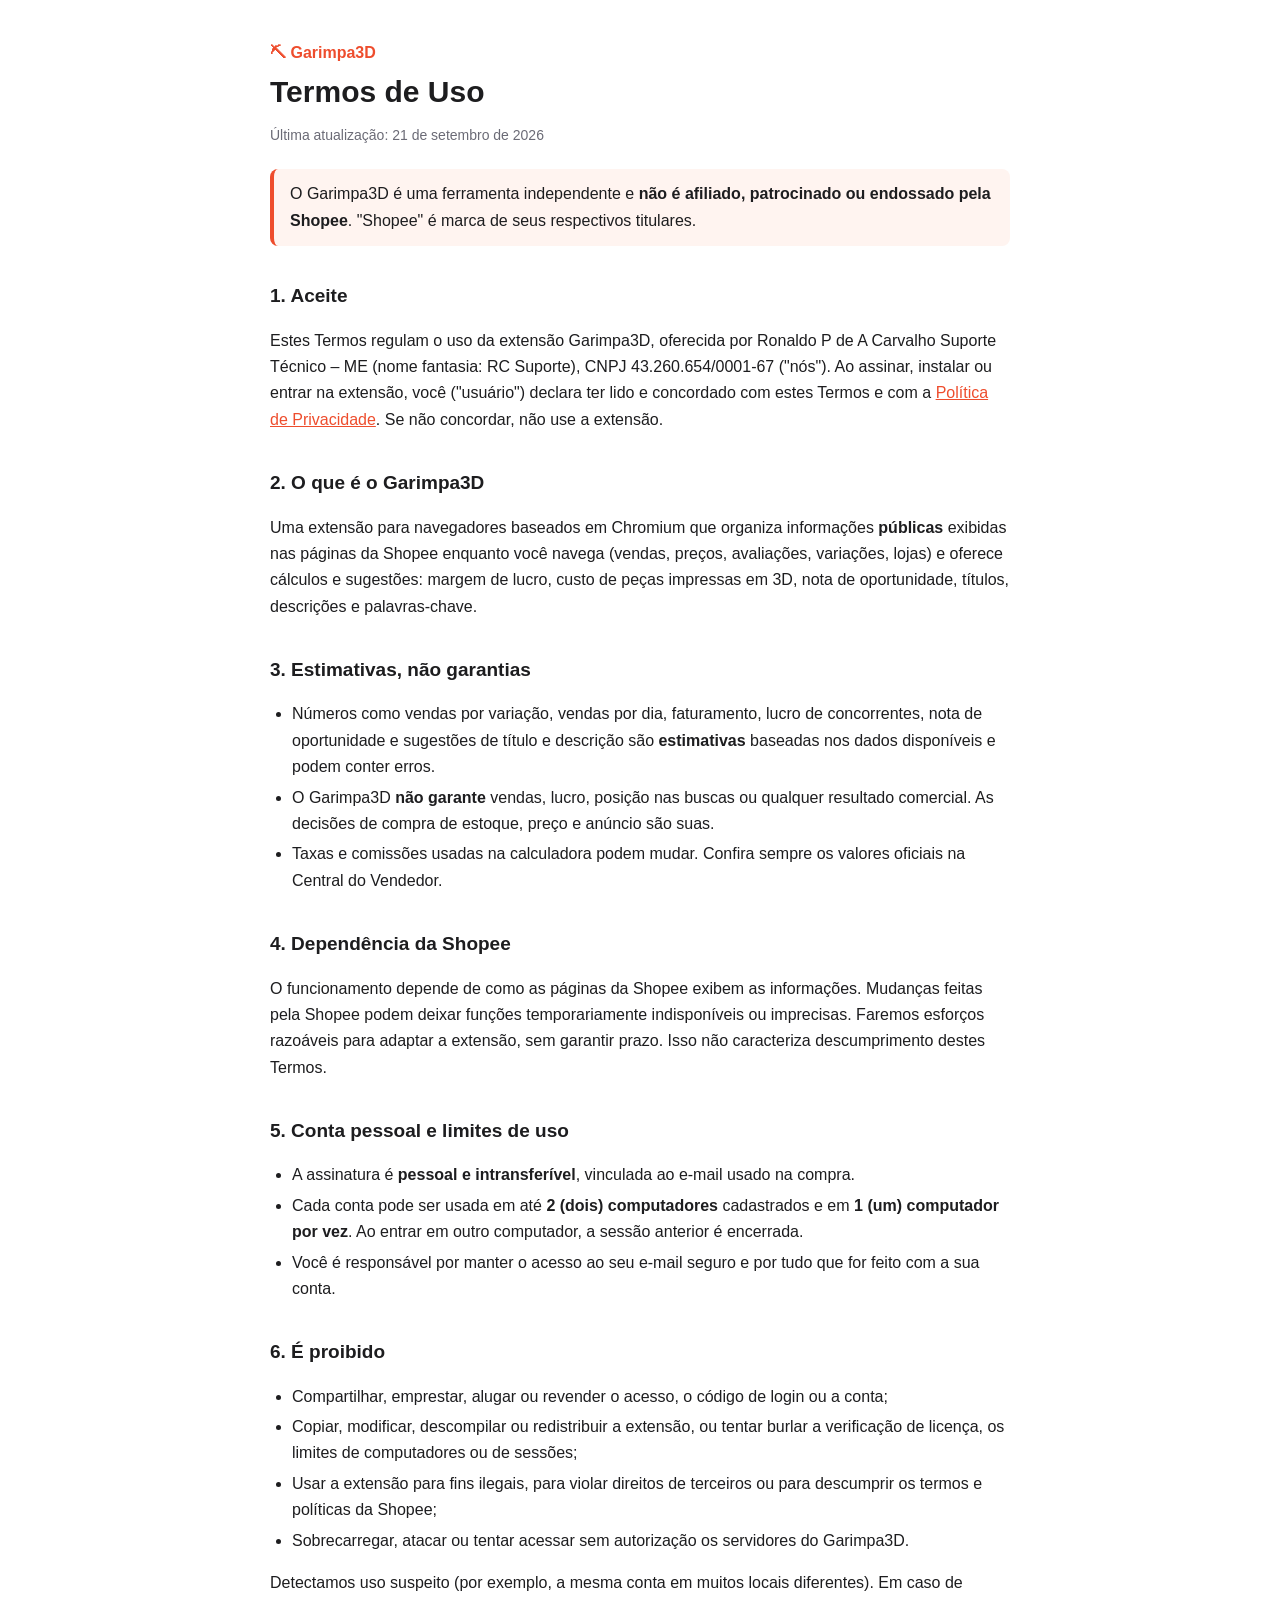
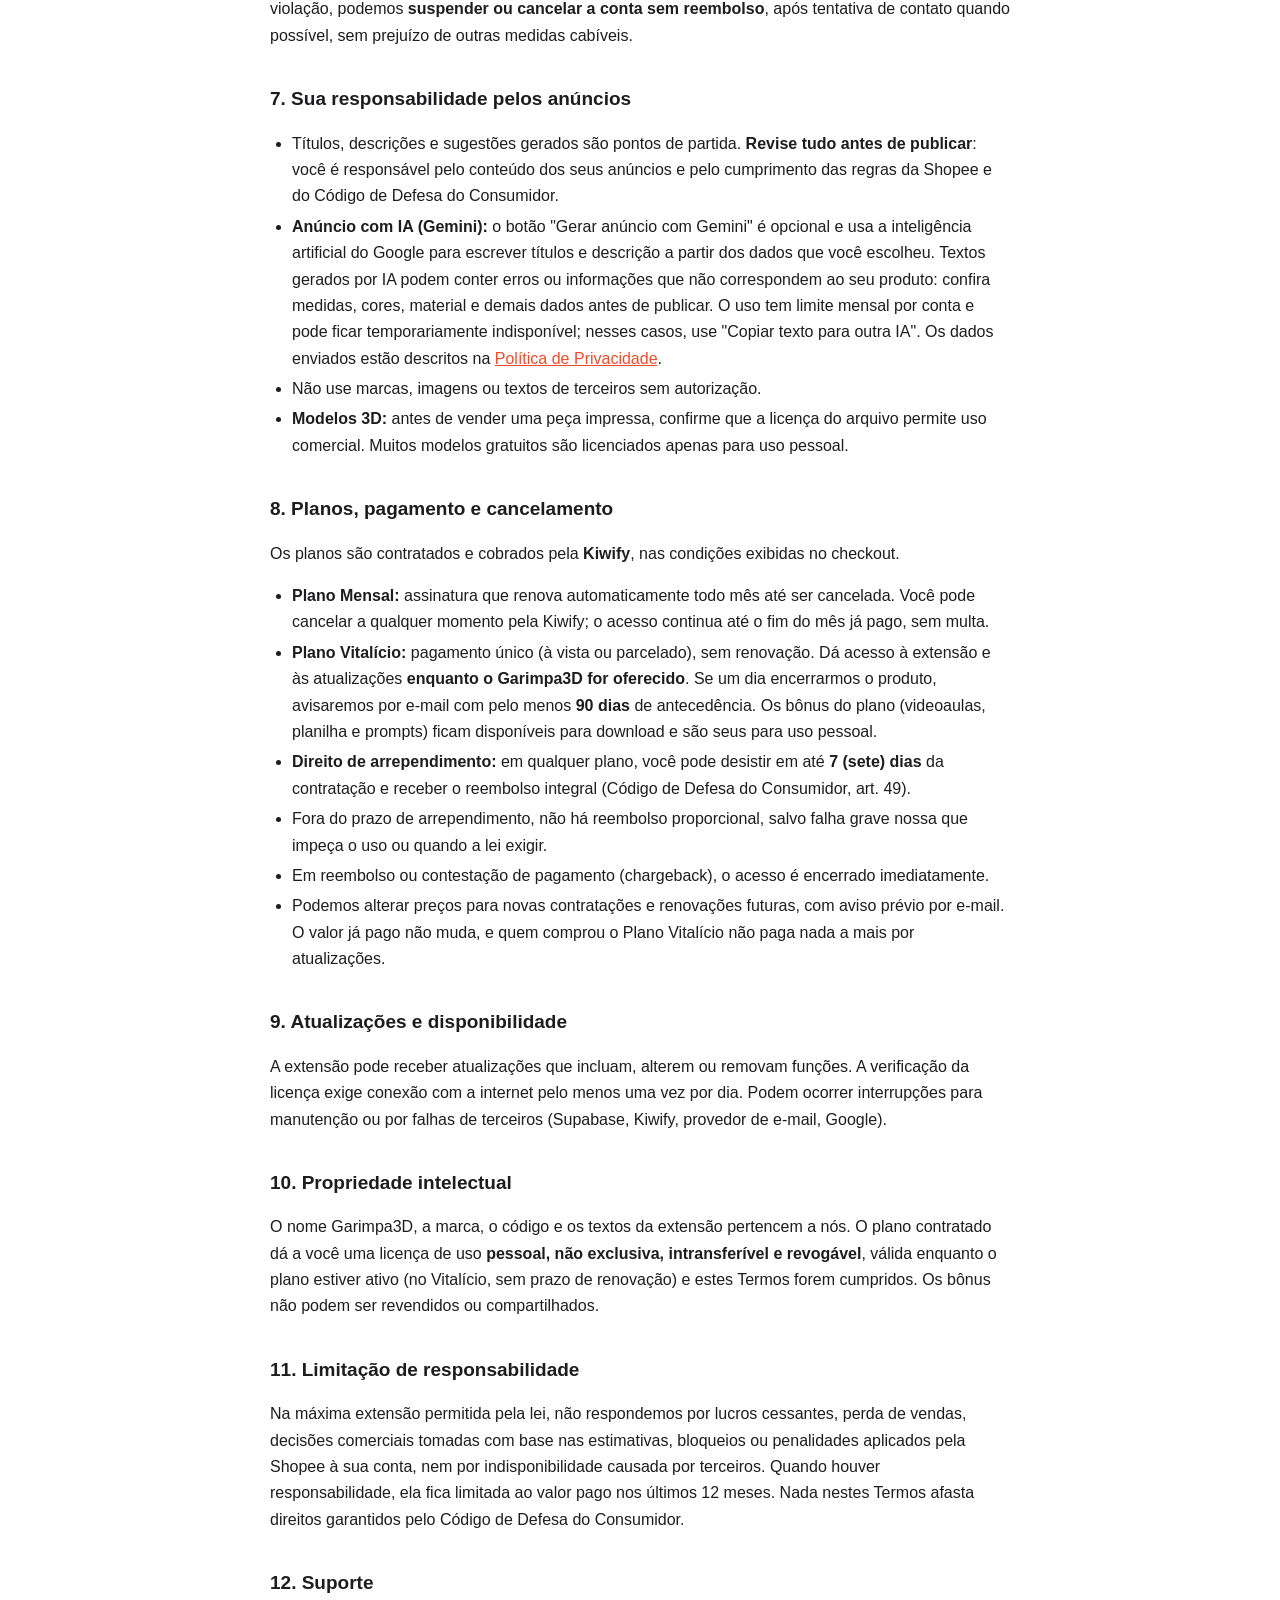
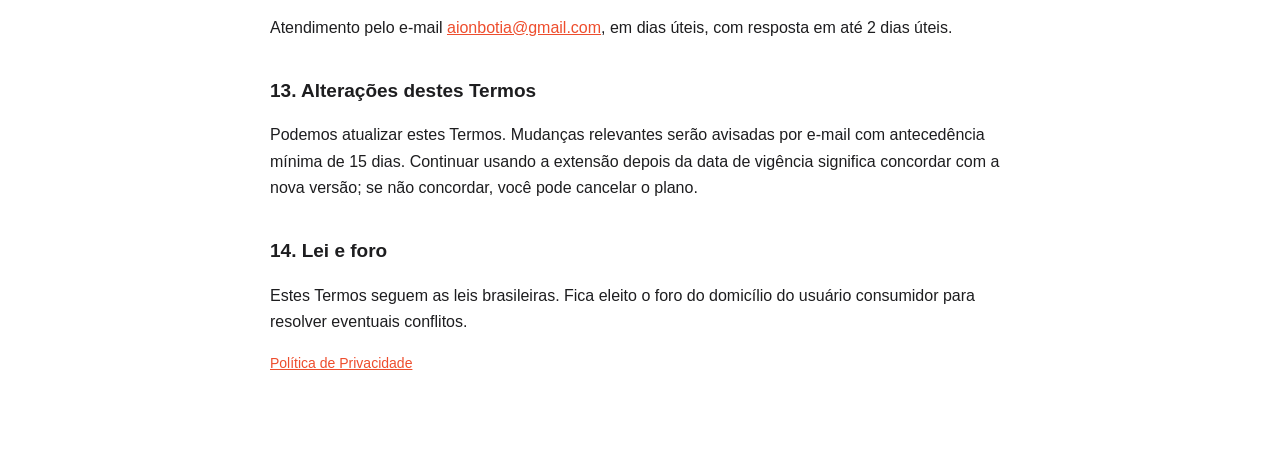
<file: termos.html>
<!doctype html>
<html lang="pt-BR">
<head>
  <!-- Meta Pixel -->
  <script>
  !function(f,b,e,v,n,t,s){if(f.fbq)return;n=f.fbq=function(){n.callMethod?
  n.callMethod.apply(n,arguments):n.queue.push(arguments)};if(!f._fbq)f._fbq=n;
  n.push=n;n.loaded=!0;n.version='2.0';n.queue=[];t=b.createElement(e);t.async=!0;
  t.src=v;s=b.getElementsByTagName(e)[0];s.parentNode.insertBefore(t,s)}(window,
  document,'script','https://connect.facebook.net/en_US/fbevents.js');
  fbq('init','2542213162965315');
  fbq('track','PageView');
  </script>
  <noscript><img height="1" width="1" style="display:none" alt=""
  src="https://www.facebook.com/tr?id=2542213162965315&ev=PageView&noscript=1"></noscript>
  <!-- Fim Meta Pixel -->

  <meta charset="utf-8">
  <meta name="viewport" content="width=device-width, initial-scale=1">
  <title>Termos de Uso – Garimpa3D</title>
  <link rel="canonical" href="https://garimpa3d.vercel.app/termos">
  <link rel="icon" href="/favicon.svg" type="image/svg+xml">
  <link rel="stylesheet" href="estilo.css">
</head>
<body>
<main>
  <p class="brand">⛏ Garimpa3D</p>
  <h1>Termos de Uso</h1>
  <p class="meta">Última atualização: 21 de setembro de 2026</p>

  <div class="aviso">O Garimpa3D é uma ferramenta independente e <b>não é afiliado, patrocinado ou endossado pela Shopee</b>. "Shopee" é marca de seus respectivos titulares.</div>

  <h2>1. Aceite</h2>
  <p>Estes Termos regulam o uso da extensão Garimpa3D, oferecida por Ronaldo P de A Carvalho Suporte Técnico – ME (nome fantasia: RC Suporte), CNPJ 43.260.654/0001-67 ("nós"). Ao assinar, instalar ou entrar na extensão, você ("usuário") declara ter lido e concordado com estes Termos e com a <a href="privacidade.html">Política de Privacidade</a>. Se não concordar, não use a extensão.</p>

  <h2>2. O que é o Garimpa3D</h2>
  <p>Uma extensão para navegadores baseados em Chromium que organiza informações <b>públicas</b> exibidas nas páginas da Shopee enquanto você navega (vendas, preços, avaliações, variações, lojas) e oferece cálculos e sugestões: margem de lucro, custo de peças impressas em 3D, nota de oportunidade, títulos, descrições e palavras-chave.</p>

  <h2>3. Estimativas, não garantias</h2>
  <ul>
    <li>Números como vendas por variação, vendas por dia, faturamento, lucro de concorrentes, nota de oportunidade e sugestões de título e descrição são <b>estimativas</b> baseadas nos dados disponíveis e podem conter erros.</li>
    <li>O Garimpa3D <b>não garante</b> vendas, lucro, posição nas buscas ou qualquer resultado comercial. As decisões de compra de estoque, preço e anúncio são suas.</li>
    <li>Taxas e comissões usadas na calculadora podem mudar. Confira sempre os valores oficiais na Central do Vendedor.</li>
  </ul>

  <h2>4. Dependência da Shopee</h2>
  <p>O funcionamento depende de como as páginas da Shopee exibem as informações. Mudanças feitas pela Shopee podem deixar funções temporariamente indisponíveis ou imprecisas. Faremos esforços razoáveis para adaptar a extensão, sem garantir prazo. Isso não caracteriza descumprimento destes Termos.</p>

  <h2>5. Conta pessoal e limites de uso</h2>
  <ul>
    <li>A assinatura é <b>pessoal e intransferível</b>, vinculada ao e-mail usado na compra.</li>
    <li>Cada conta pode ser usada em até <b>2 (dois) computadores</b> cadastrados e em <b>1 (um) computador por vez</b>. Ao entrar em outro computador, a sessão anterior é encerrada.</li>
    <li>Você é responsável por manter o acesso ao seu e-mail seguro e por tudo que for feito com a sua conta.</li>
  </ul>

  <h2>6. É proibido</h2>
  <ul>
    <li>Compartilhar, emprestar, alugar ou revender o acesso, o código de login ou a conta;</li>
    <li>Copiar, modificar, descompilar ou redistribuir a extensão, ou tentar burlar a verificação de licença, os limites de computadores ou de sessões;</li>
    <li>Usar a extensão para fins ilegais, para violar direitos de terceiros ou para descumprir os termos e políticas da Shopee;</li>
    <li>Sobrecarregar, atacar ou tentar acessar sem autorização os servidores do Garimpa3D.</li>
  </ul>
  <p>Detectamos uso suspeito (por exemplo, a mesma conta em muitos locais diferentes). Em caso de violação, podemos <b>suspender ou cancelar a conta sem reembolso</b>, após tentativa de contato quando possível, sem prejuízo de outras medidas cabíveis.</p>

  <h2>7. Sua responsabilidade pelos anúncios</h2>
  <ul>
    <li>Títulos, descrições e sugestões gerados são pontos de partida. <b>Revise tudo antes de publicar</b>: você é responsável pelo conteúdo dos seus anúncios e pelo cumprimento das regras da Shopee e do Código de Defesa do Consumidor.</li>
    <li><b>Anúncio com IA (Gemini):</b> o botão "Gerar anúncio com Gemini" é opcional e usa a inteligência artificial do Google para escrever títulos e descrição a partir dos dados que você escolheu. Textos gerados por IA podem conter erros ou informações que não correspondem ao seu produto: confira medidas, cores, material e demais dados antes de publicar. O uso tem limite mensal por conta e pode ficar temporariamente indisponível; nesses casos, use "Copiar texto para outra IA". Os dados enviados estão descritos na <a href="privacidade.html">Política de Privacidade</a>.</li>
    <li>Não use marcas, imagens ou textos de terceiros sem autorização.</li>
    <li><b>Modelos 3D:</b> antes de vender uma peça impressa, confirme que a licença do arquivo permite uso comercial. Muitos modelos gratuitos são licenciados apenas para uso pessoal.</li>
  </ul>

  <h2>8. Planos, pagamento e cancelamento</h2>
  <p>Os planos são contratados e cobrados pela <b>Kiwify</b>, nas condições exibidas no checkout.</p>
  <ul>
    <li><b>Plano Mensal:</b> assinatura que renova automaticamente todo mês até ser cancelada. Você pode cancelar a qualquer momento pela Kiwify; o acesso continua até o fim do mês já pago, sem multa.</li>
    <li><b>Plano Vitalício:</b> pagamento único (à vista ou parcelado), sem renovação. Dá acesso à extensão e às atualizações <b>enquanto o Garimpa3D for oferecido</b>. Se um dia encerrarmos o produto, avisaremos por e-mail com pelo menos <b>90 dias</b> de antecedência. Os bônus do plano (videoaulas, planilha e prompts) ficam disponíveis para download e são seus para uso pessoal.</li>
    <li><b>Direito de arrependimento:</b> em qualquer plano, você pode desistir em até <b>7 (sete) dias</b> da contratação e receber o reembolso integral (Código de Defesa do Consumidor, art. 49).</li>
    <li>Fora do prazo de arrependimento, não há reembolso proporcional, salvo falha grave nossa que impeça o uso ou quando a lei exigir.</li>
    <li>Em reembolso ou contestação de pagamento (chargeback), o acesso é encerrado imediatamente.</li>
    <li>Podemos alterar preços para novas contratações e renovações futuras, com aviso prévio por e-mail. O valor já pago não muda, e quem comprou o Plano Vitalício não paga nada a mais por atualizações.</li>
  </ul>

  <h2>9. Atualizações e disponibilidade</h2>
  <p>A extensão pode receber atualizações que incluam, alterem ou removam funções. A verificação da licença exige conexão com a internet pelo menos uma vez por dia. Podem ocorrer interrupções para manutenção ou por falhas de terceiros (Supabase, Kiwify, provedor de e-mail, Google).</p>

  <h2>10. Propriedade intelectual</h2>
  <p>O nome Garimpa3D, a marca, o código e os textos da extensão pertencem a nós. O plano contratado dá a você uma licença de uso <b>pessoal, não exclusiva, intransferível e revogável</b>, válida enquanto o plano estiver ativo (no Vitalício, sem prazo de renovação) e estes Termos forem cumpridos. Os bônus não podem ser revendidos ou compartilhados.</p>

  <h2>11. Limitação de responsabilidade</h2>
  <p>Na máxima extensão permitida pela lei, não respondemos por lucros cessantes, perda de vendas, decisões comerciais tomadas com base nas estimativas, bloqueios ou penalidades aplicados pela Shopee à sua conta, nem por indisponibilidade causada por terceiros. Quando houver responsabilidade, ela fica limitada ao valor pago nos últimos 12 meses. Nada nestes Termos afasta direitos garantidos pelo Código de Defesa do Consumidor.</p>

  <h2>12. Suporte</h2>
  <p>Atendimento pelo e-mail <a href="mailto:aionbotia@gmail.com">aionbotia@gmail.com</a>, em dias úteis, com resposta em até 2 dias úteis.</p>

  <h2>13. Alterações destes Termos</h2>
  <p>Podemos atualizar estes Termos. Mudanças relevantes serão avisadas por e-mail com antecedência mínima de 15 dias. Continuar usando a extensão depois da data de vigência significa concordar com a nova versão; se não concordar, você pode cancelar o plano.</p>

  <h2>14. Lei e foro</h2>
  <p>Estes Termos seguem as leis brasileiras. Fica eleito o foro do domicílio do usuário consumidor para resolver eventuais conflitos.</p>

  <p class="meta"><a href="privacidade.html">Política de Privacidade</a></p>
</main>
</body>
</html>
</file>
<file: estilo.css>
:root { --fg: #1d1d1f; --muted: #6b6b76; --line: #e6e6ec; --accent: #ee4d2d; --soft: #fff4f0; --bg: #ffffff; }
@media (prefers-color-scheme: dark) {
  :root { --fg: #ececf1; --muted: #a0a0aa; --line: #2c2c34; --soft: #2a1d19; --bg: #141417; }
}
* { box-sizing: border-box; }
body { margin: 0; background: var(--bg); color: var(--fg); font: 16px/1.65 -apple-system, "Segoe UI", Roboto, Arial, sans-serif; }
main { max-width: 780px; margin: 0 auto; padding: 40px 20px 80px; overflow-wrap: break-word; }
.brand { color: var(--accent); font-weight: 800; margin: 0 0 8px; }
h1 { font-size: 30px; line-height: 1.2; margin: 0 0 6px; }
h2 { font-size: 19px; margin: 34px 0 8px; }
.meta { color: var(--muted); font-size: 14px; }
.aviso { background: var(--soft); border-left: 4px solid var(--accent); padding: 12px 16px; border-radius: 8px; margin: 22px 0; }
table { width: 100%; border-collapse: collapse; margin: 10px 0; font-size: 15px; display: block; overflow-x: auto; }
th, td { border: 1px solid var(--line); padding: 8px 10px; text-align: left; vertical-align: top; }
th { background: var(--soft); }
ul { padding-left: 22px; }
li { margin: 4px 0; }
a { color: var(--accent); }
.preencher { background: #ffe58a; color: #1d1d1f; padding: 0 4px; border-radius: 4px; font-weight: 600; }
</file>
